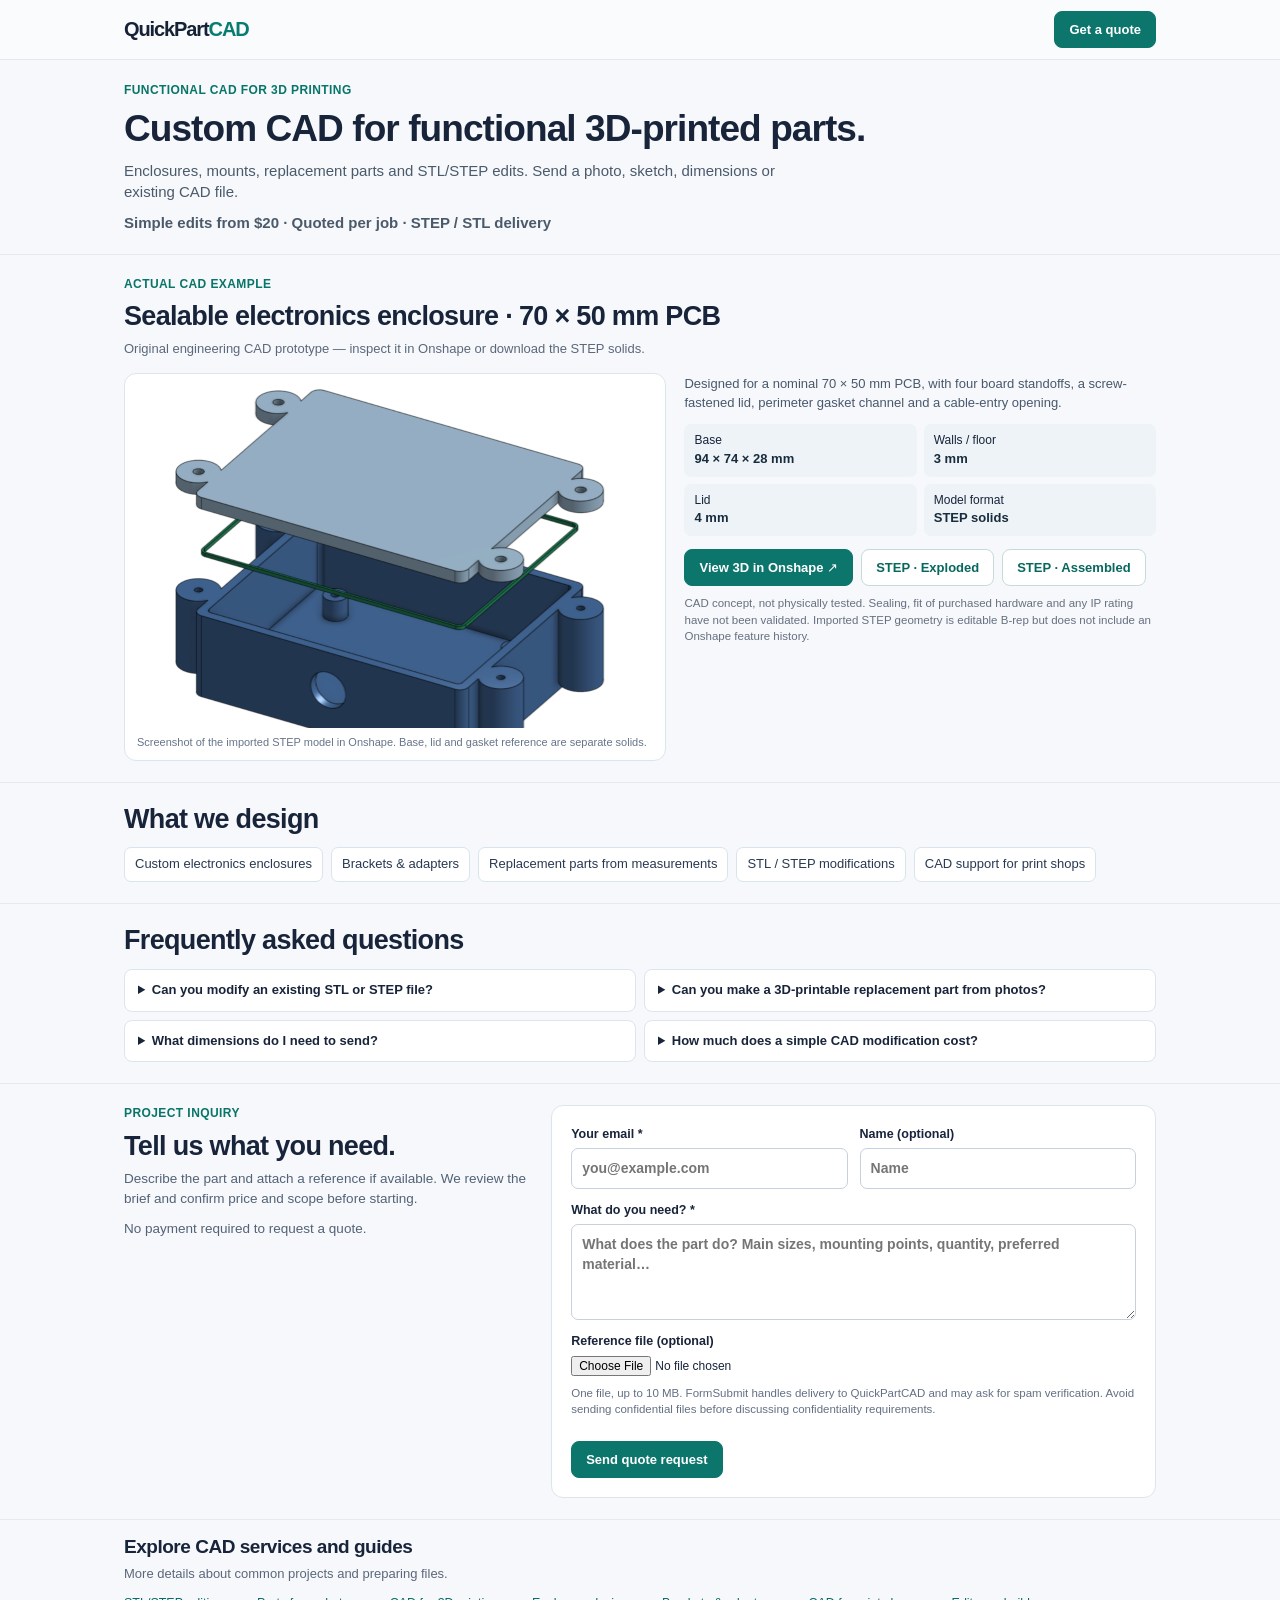
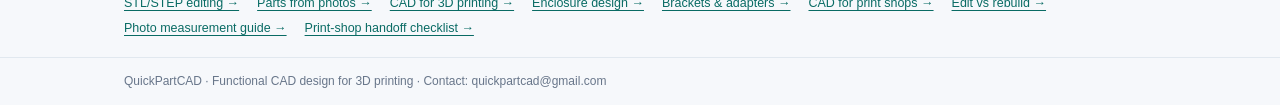
<file: index.html>
<!DOCTYPE html>

<html lang="en">
<head>
<meta charset="utf-8"/><meta content="width=device-width, initial-scale=1" name="viewport"/>
<title>QuickPartCAD — Custom CAD for 3D Printing | STEP &amp; STL</title>
<style>
:root{font-family:Inter,-apple-system,BlinkMacSystemFont,"Segoe UI",Arial,sans-serif;color:#18243a;background:#f6f8fb;font-synthesis:none}
*{box-sizing:border-box}html{scroll-behavior:smooth;scroll-padding-top:76px}body{margin:0;font-size:15px;line-height:1.45}a{color:#096b64}p{margin:0 0 11px}h1,h2,h3{line-height:1.17;letter-spacing:-.025em;margin:0}h1{font-size:clamp(26px,3vw,37px)}h2{font-size:clamp(21px,2.25vw,27px)}h3{font-size:17px}small,.small{font-size:12.5px;color:#536277}
.wrap{max-width:1080px;margin:auto;padding:0 24px}
header{position:sticky;top:0;background:#f9fbfdf5;border-bottom:1px solid #e1e8ef;z-index:10;backdrop-filter:blur(8px)}
nav{height:59px;display:flex;align-items:center;justify-content:space-between;gap:16px}.logo{font-size:20px;font-weight:850;letter-spacing:-.055em;color:#162337;text-decoration:none}.logo span{color:#087c71}.navlinks{display:flex;gap:16px;align-items:center}.navlinks a:not(.button){font-size:13px;text-decoration:none;color:#38475c}
.button{display:inline-flex;align-items:center;justify-content:center;border-radius:8px;padding:9px 14px;text-decoration:none;font-size:13px;font-weight:750;border:1px solid #0c766d;background:#0c766d;color:white;line-height:1.2;min-height:37px;white-space:normal;cursor:pointer}
.button:hover{background:#085b55;color:white}.button.outline{background:#fff;color:#08675f;border-color:#c6dbd8}.button.outline:hover{background:#eef9f7}
.hero{padding:27px 0 24px}.hero-layout{display:grid;grid-template-columns:1fr;gap:0;align-items:center}.eyebrow{color:#087568;font-size:12px;font-weight:800;letter-spacing:.035em;text-transform:uppercase;margin-bottom:8px}.hero p{max-width:670px;margin:9px 0 0;color:#4b5a6b;font-size:15px}.offer{font-weight:600;font-size:13px;color:#506278}.hero .offer{margin-top:9px}.hero-action{display:flex;align-items:center;gap:10px;flex-wrap:wrap}
section{padding:21px 0;border-top:1px solid #e6eaf0}section h2{margin-bottom:7px}.section-desc{color:#5b687a;margin-bottom:14px;font-size:13px}
.project{display:grid;grid-template-columns:1.07fr .93fr;gap:18px;align-items:start}.visual{background:#fff;border:1px solid #dce5ed;border-radius:12px;padding:9px}.visual img{display:block;width:100%;height:auto;border-radius:7px;max-height:345px;object-fit:contain}.visual figcaption{color:#667489;font-size:11px;margin:7px 3px 0}
.project-details{padding-top:2px}.project-details p{font-size:13px;color:#49586c}.facts{display:grid;grid-template-columns:1fr 1fr;gap:7px;margin:12px 0}.fact{background:#edf3f6;border-radius:7px;padding:8px 10px;font-size:12px}.fact strong{display:block;font-size:13px;color:#192c3d}.actions{display:flex;gap:8px;flex-wrap:wrap;margin:13px 0 9px}.project-notice{font-size:11.5px!important;color:#667080!important}
.services{display:flex;flex-wrap:wrap;gap:8px;margin-top:12px}.pill{background:white;border:1px solid #dae4ed;padding:7px 10px;border-radius:7px;color:#283951;font-size:13px}
.request-layout{display:grid;grid-template-columns:.8fr 1.2fr;gap:24px;align-items:start}.request-intro p{font-size:13.5px;color:#536276}.contact{background:#fff;border:1px solid #dce5ed;border-radius:12px;padding:19px}.fields{display:grid;grid-template-columns:1fr 1fr;gap:12px}.contact label{display:block;font-size:12.5px;font-weight:700}.contact input:not([type=file]),.contact textarea{font:inherit;font-size:14px;display:block;width:100%;border:1px solid #c5d1dd;border-radius:7px;padding:9px 10px;margin-top:5px;background:#fff;color:#18243a}.contact textarea{resize:vertical;min-height:96px}.form-row{margin-top:12px}.contact input[type=file]{display:block;font-size:12px;margin-top:6px;max-width:100%}.contact button{margin-top:13px}.notice{color:#637084;font-size:11.5px;line-height:1.4;margin-top:9px}.error{font-size:12px;color:#aa2431;margin-top:7px}
footer{padding:15px 0;color:#68768a;border-top:1px solid #e1e8ef;font-size:12px}
@media(max-width:720px){.wrap{padding:0 16px}.hero-layout,.project,.request-layout{grid-template-columns:1fr}.hero{padding:22px 0}.hero-action{justify-content:start}.navlinks{gap:8px}.navlinks a:not(.button){display:none}section{padding:18px 0}.fields{grid-template-columns:1fr}.facts{grid-template-columns:1fr 1fr}.visual img{max-height:none}}

/* Kept compact: expandable FAQ, purposeful links, no duplicate quote buttons. */
.faq-grid{display:grid;grid-template-columns:1fr 1fr;gap:8px;margin-top:12px}.faq-item{background:white;border:1px solid #dce5ed;border-radius:8px;padding:0 13px}.faq-item summary{cursor:pointer;padding:11px 0;font-size:13px;font-weight:700}.faq-item p{font-size:12.5px;color:#536276;margin:0 0 12px}.link-grid{display:grid;grid-template-columns:repeat(3,1fr);gap:9px;margin-top:10px}.link-card{display:block;text-decoration:none;color:#22364a;background:#fff;border:1px solid #dae4ed;border-radius:8px;padding:11px}.link-card:hover{border-color:#0c766d}.link-card strong{display:block;font-size:13px;color:#0a6c63}.link-card span{display:block;font-size:12px;color:#59687a;margin-top:5px}@media(max-width:720px){.faq-grid,.link-grid{grid-template-columns:1fr}}

/* Compact resource links, kept for discoverability without large card sections. */
.compact-links{display:flex;flex-wrap:wrap;gap:7px 18px;margin-top:10px}.compact-links a{font-size:12.5px;text-decoration:underline;text-underline-offset:3px}.hero{padding:22px 0 20px}#cad-help{padding:16px 0 19px}#cad-help h2{font-size:19px}#cad-help .section-desc{margin-bottom:5px}
</style>
<link href="https://quickpartcad.github.io/quickpartcad-site/" rel="canonical"/><link href="https://quickpartcad.github.io/quickpartcad-site/sitemap.xml" rel="sitemap" type="application/xml"/><meta content="Custom CAD design for 3D printing, STL/STEP edits, replacement parts from photos, brackets and enclosures. Small jobs from $20, priced by complexity." name="description"/><meta content="QuickPartCAD — CAD for 3D Printing | STL/STEP Edits &amp; Replacement Parts" property="og:title"/><meta content="Functional CAD for 3D printing from photos, sketches, dimensions, STL or STEP. Simple edits from $20; first small revision included." property="og:description"/><meta content="website" property="og:type"/><meta content="https://quickpartcad.github.io/quickpartcad-site/" property="og:url"/><meta content="QuickPartCAD" property="og:site_name"/><meta content="index,follow,max-image-preview:large" name="robots"/><script type="application/ld+json">
  {
    "@context": "https://schema.org",
    "@type": "ProfessionalService",
    "@id": "https://quickpartcad.github.io/quickpartcad-site/#business",
    "name": "QuickPartCAD",
    "url": "https://quickpartcad.github.io/quickpartcad-site/",
    "description": "Functional CAD design for 3D printing, including replacement parts, brackets, adapters, enclosures, mounts, STL/STEP modifications and simple mechanisms.",
    "email": "mailto:quickpartcad@gmail.com",
    "areaServed": "Worldwide",
    "serviceType": [
      "CAD design for 3D printing",
      "STL modification",
      "STEP modification",
      "Replacement part CAD",
      "3D printable enclosure design",
      "Bracket and adapter CAD design",
      "CAD support for 3D print shops"
    ],
    "priceRange": "Simple CAD edits from $20"
  }
  </script><script type="application/ld+json">{
  "@context": "https://schema.org",
  "@type": "FAQPage",
  "mainEntity": [
    {
      "@type": "Question",
      "name": "Can you modify an existing STL or STEP file?",
      "acceptedAnswer": {
        "@type": "Answer",
        "text": "Yes. Typical jobs include changing dimensions, holes, walls, clearances, mounting features, splits and other straightforward functional geometry. If an STL is too coarse or the requested change needs clean parametric geometry, QuickPartCAD may rebuild the part instead of forcing a mesh edit."
      }
    },
    {
      "@type": "Question",
      "name": "Can you make a 3D-printable replacement part from photos?",
      "acceptedAnswer": {
        "@type": "Answer",
        "text": "Yes, when the fit-critical geometry can be measured. Several clear photos plus key dimensions are enough for many brackets, covers, spacers, clips, holders and similar functional parts."
      }
    },
    {
      "@type": "Question",
      "name": "What dimensions do I need to send?",
      "acceptedAnswer": {
        "@type": "Answer",
        "text": "Start with the dimensions that control fit: hole diameters and spacing, mating sizes, overall envelope, thickness, offsets, clearances and any surface that must align with another part. QuickPartCAD will ask for missing critical dimensions if needed."
      }
    },
    {
      "@type": "Question",
      "name": "How much does a simple CAD modification cost?",
      "acceptedAnswer": {
        "@type": "Answer",
        "text": "Simple CAD edits can start from $20. The actual quote depends on the source file, geometry, missing information and whether a clean rebuild is needed."
      }
    }
  ]
}</script></head><body>
<header><div class="wrap"><nav aria-label="Primary navigation"><a class="logo" href="#top">QuickPart<span>CAD</span></a><div class="navlinks"><a class="button" href="#request">Get a quote</a></div></nav></div></header>
<main id="top">
<div class="hero"><div class="wrap hero-layout"><div><div class="eyebrow">Functional CAD for 3D printing</div><h1>Custom CAD for functional 3D-printed parts.</h1><p>Enclosures, mounts, replacement parts and STL/STEP edits. Send a photo, sketch, dimensions or existing CAD file.</p><p class="offer">Simple edits from $20 · Quoted per job · STEP / STL delivery</p></div></div></div>
<section aria-labelledby="project-title" id="project"><div class="wrap"><div class="eyebrow">Actual CAD example</div><h2 id="project-title">Sealable electronics enclosure · 70 × 50 mm PCB</h2><p class="section-desc">Original engineering CAD prototype — inspect it in Onshape or download the STEP solids.</p><div class="project"><figure class="visual" style="margin:0"><img alt="Real Onshape CAD view of a blue electronics enclosure base, raised lid and green perimeter gasket reference" loading="eager" src="portfolio/sealable-enclosure-70x50/QPC_Sealable_PREVIEW.png"/><figcaption>Screenshot of the imported STEP model in Onshape. Base, lid and gasket reference are separate solids.</figcaption></figure><div class="project-details"><p>Designed for a nominal 70 × 50 mm PCB, with four board standoffs, a screw-fastened lid, perimeter gasket channel and a cable-entry opening.</p><div class="facts"><div class="fact">Base <strong>94 × 74 × 28 mm</strong></div><div class="fact">Walls / floor <strong>3 mm</strong></div><div class="fact">Lid <strong>4 mm</strong></div><div class="fact">Model format <strong>STEP solids</strong></div></div><div class="actions"><a class="button" href="https://cad.onshape.com/documents/db6db3bec07bec6ac94da8f3/w/9c36463aca07f6b557381289/e/5dcc1addb0e8dc03335a0834" rel="noopener noreferrer" target="_blank">View 3D in Onshape ↗</a><a class="button outline" download="" href="portfolio/sealable-enclosure-70x50/QPC_Sealable_Exploded.step">STEP · Exploded</a><a class="button outline" download="" href="portfolio/sealable-enclosure-70x50/QPC_Sealable_Assembly.step">STEP · Assembled</a></div><p class="project-notice">CAD concept, not physically tested. Sealing, fit of purchased hardware and any IP rating have not been validated. Imported STEP geometry is editable B-rep but does not include an Onshape feature history.</p></div></div></div></section>
<section aria-labelledby="services-title" id="services"><div class="wrap"><h2 id="services-title">What we design</h2><div class="services"><span class="pill">Custom electronics enclosures</span><span class="pill">Brackets &amp; adapters</span><span class="pill">Replacement parts from measurements</span><span class="pill">STL / STEP modifications</span><span class="pill">CAD support for print shops</span></div></div></section>
<section id="faq"><div class="wrap"><h2>Frequently asked questions</h2><div class="faq-grid"><details class="faq-item"><summary>Can you modify an existing STL or STEP file?</summary><p>Yes. Typical jobs include changing dimensions, holes, walls, clearances, mounting features, splits and other straightforward functional geometry. If an STL is too coarse or the change needs clean parametric geometry, we may rebuild the part instead of forcing a mesh edit. <a href="stl-edit-vs-cad-rebuild-guide.html">See how we decide.</a></p></details><details class="faq-item"><summary>Can you make a 3D-printable replacement part from photos?</summary><p>Yes, when the fit-critical geometry can be measured. Several clear photos plus key dimensions are enough for many brackets, covers, spacers, clips, holders and similar functional parts. <a href="replacement-part-photo-measurement-guide.html">See the photo and measurement guide.</a></p></details><details class="faq-item"><summary>What dimensions do I need to send?</summary><p>Start with the dimensions that control fit: hole diameters and spacing, mating sizes, overall envelope, thickness, offsets, clearances and any surface that must align with another part. If a critical dimension is missing, we will ask for it before the geometry is finalized.</p></details><details class="faq-item"><summary>How much does a simple CAD modification cost?</summary><p>Simple CAD edits can start from <strong>$20</strong>. The actual quote depends on the source file, geometry, missing information and whether a clean rebuild is needed. Scope, price and turnaround are confirmed before work starts.</p></details></div></div></section><section aria-labelledby="request-title" id="request"><div class="wrap request-layout"><div class="request-intro"><div class="eyebrow">Project inquiry</div><h2 id="request-title">Tell us what you need.</h2><p>Describe the part and attach a reference if available. We review the brief and confirm price and scope before starting.</p><p class="small">No payment required to request a quote.</p></div><div class="contact"><form action="https://formsubmit.co/quickpartcad@gmail.com" enctype="multipart/form-data" id="qpcRequest" method="POST"><input name="_subject" type="hidden" value="QuickPartCAD | New CAD quote request"/><input name="_template" type="hidden" value="table"/><input aria-hidden="true" autocomplete="off" name="_honey" style="position:absolute;left:-9999px" tabindex="-1" type="text"/><div class="fields"><label>Your email *<input autocomplete="email" maxlength="254" name="email" placeholder="you@example.com" required="" type="email"/></label><label>Name (optional)<input autocomplete="name" maxlength="160" name="name" placeholder="Name"/></label></div><div class="form-row"><label>What do you need? *<textarea minlength="12" name="project_description" placeholder="What does the part do? Main sizes, mounting points, quantity, preferred material…" required="" rows="3"></textarea></label></div><div class="form-row"><label>Reference file (optional)<input accept=".png,.jpg,.jpeg,.pdf,.stl,.step,.stp,.3mf,.obj" id="attachment" name="attachment" type="file"/></label></div><p class="notice">One file, up to 10 MB. FormSubmit handles delivery to QuickPartCAD and may ask for spam verification. Avoid sending confidential files before discussing confidentiality requirements.</p><p aria-live="polite" class="error" id="formError" role="alert"></p><button class="button" type="submit">Send quote request</button></form></div></div></section><section id="cad-help"><div class="wrap"><h2>Explore CAD services and guides</h2><p class="section-desc">More details about common projects and preparing files.</p><div class="compact-links"><a href="stl-step-modification-service.html">STL/STEP editing →</a><a href="replacement-part-from-photo.html">Parts from photos →</a><a href="cad-design-for-3d-printing.html">CAD for 3D printing →</a><a href="custom-enclosure-for-fdm-printing.html">Enclosure design →</a><a href="bracket-adapter-cad-design.html">Brackets &amp; adapters →</a><a href="cad-support-for-3d-print-shops.html">CAD for print shops →</a><a href="stl-edit-vs-cad-rebuild-guide.html">Edit vs rebuild →</a><a href="replacement-part-photo-measurement-guide.html">Photo measurement guide →</a><a href="cad-handoff-checklist-for-3d-print-shops.html">Print-shop handoff checklist →</a></div></div></section>
</main><footer><div class="wrap">QuickPartCAD · Functional CAD design for 3D printing · Contact: quickpartcad@gmail.com</div></footer>
<script>
(function(){const form=document.getElementById('qpcRequest'),file=document.getElementById('attachment'),error=document.getElementById('formError');form.addEventListener('submit',function(e){error.textContent='';if(location.protocol==='file:'){e.preventDefault();error.textContent='This local file is only for layout preview. Submit the form from https://quickpartcad.github.io/quickpartcad-site/';return;}if(file.files.length&&file.files[0].size>10*1024*1024){e.preventDefault();error.textContent='Please select a file smaller than 10 MB.';}})})();
</script>
</body></html>
</file>
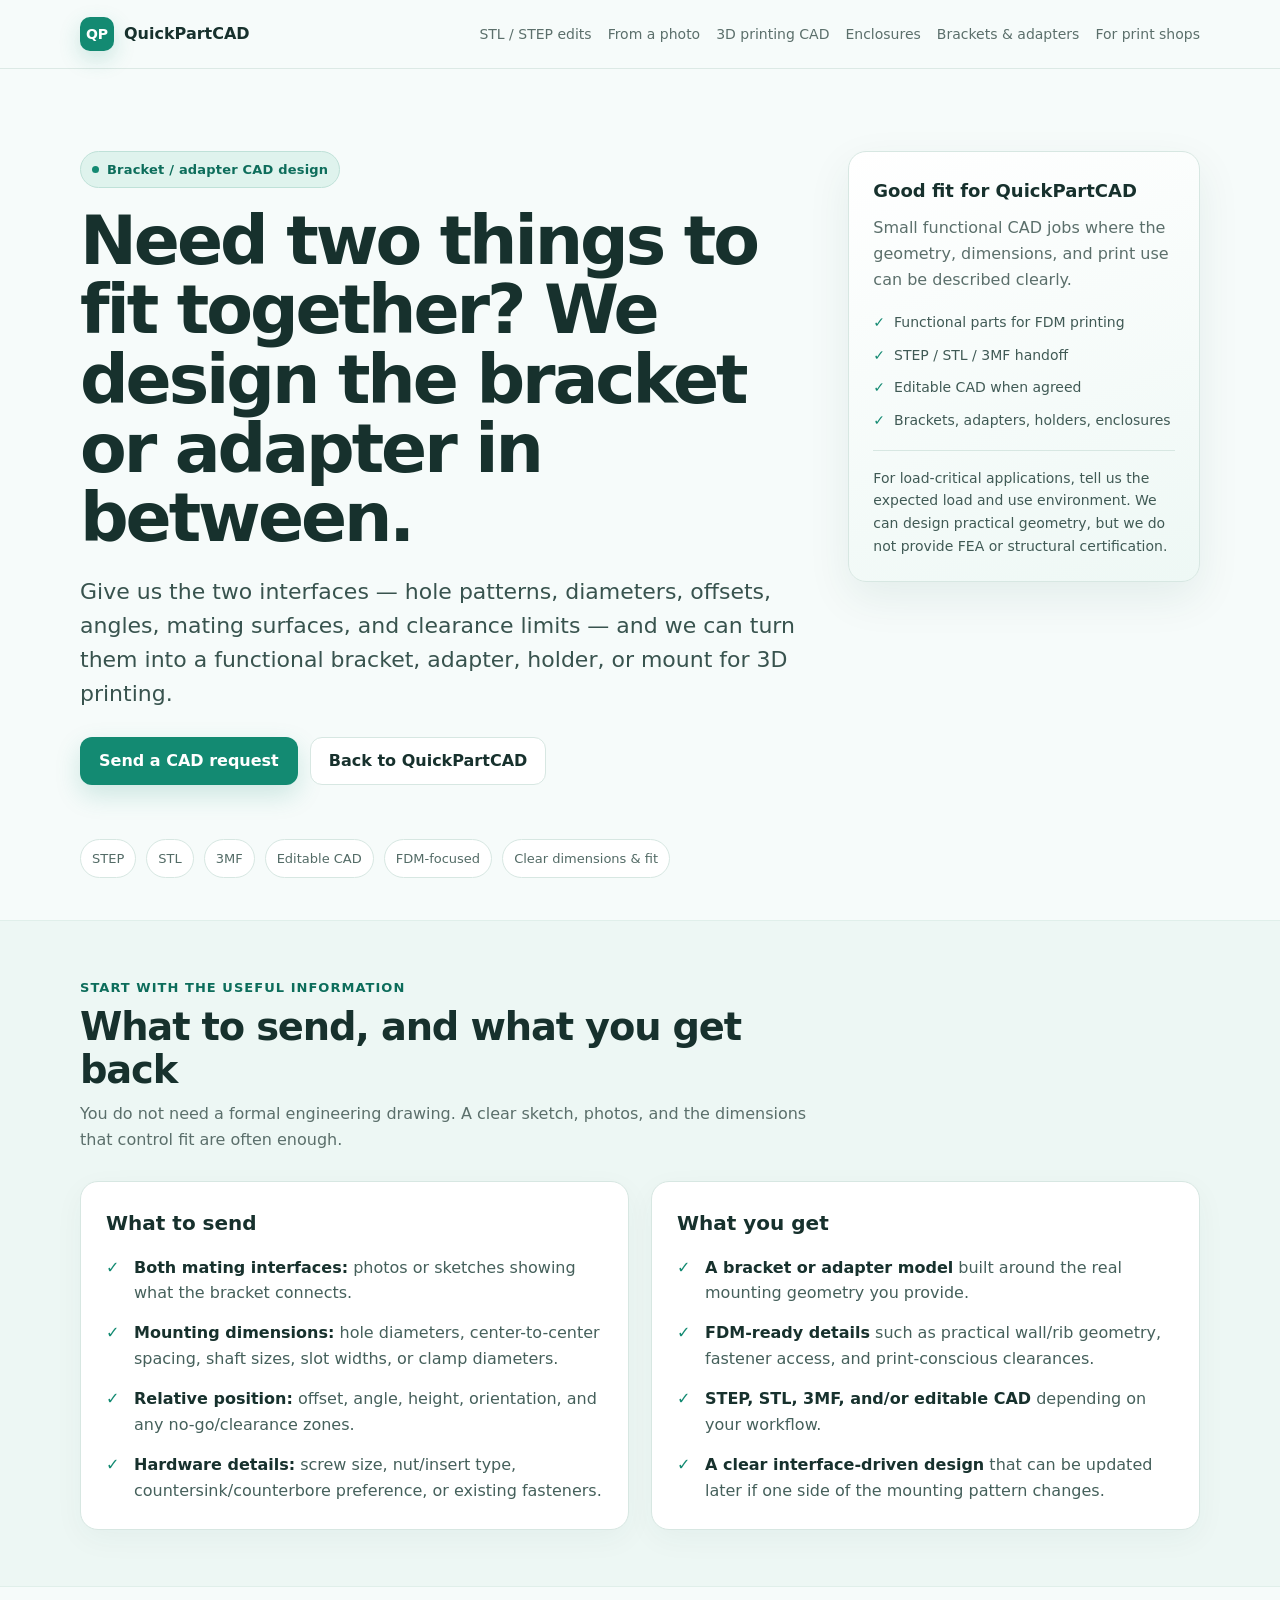
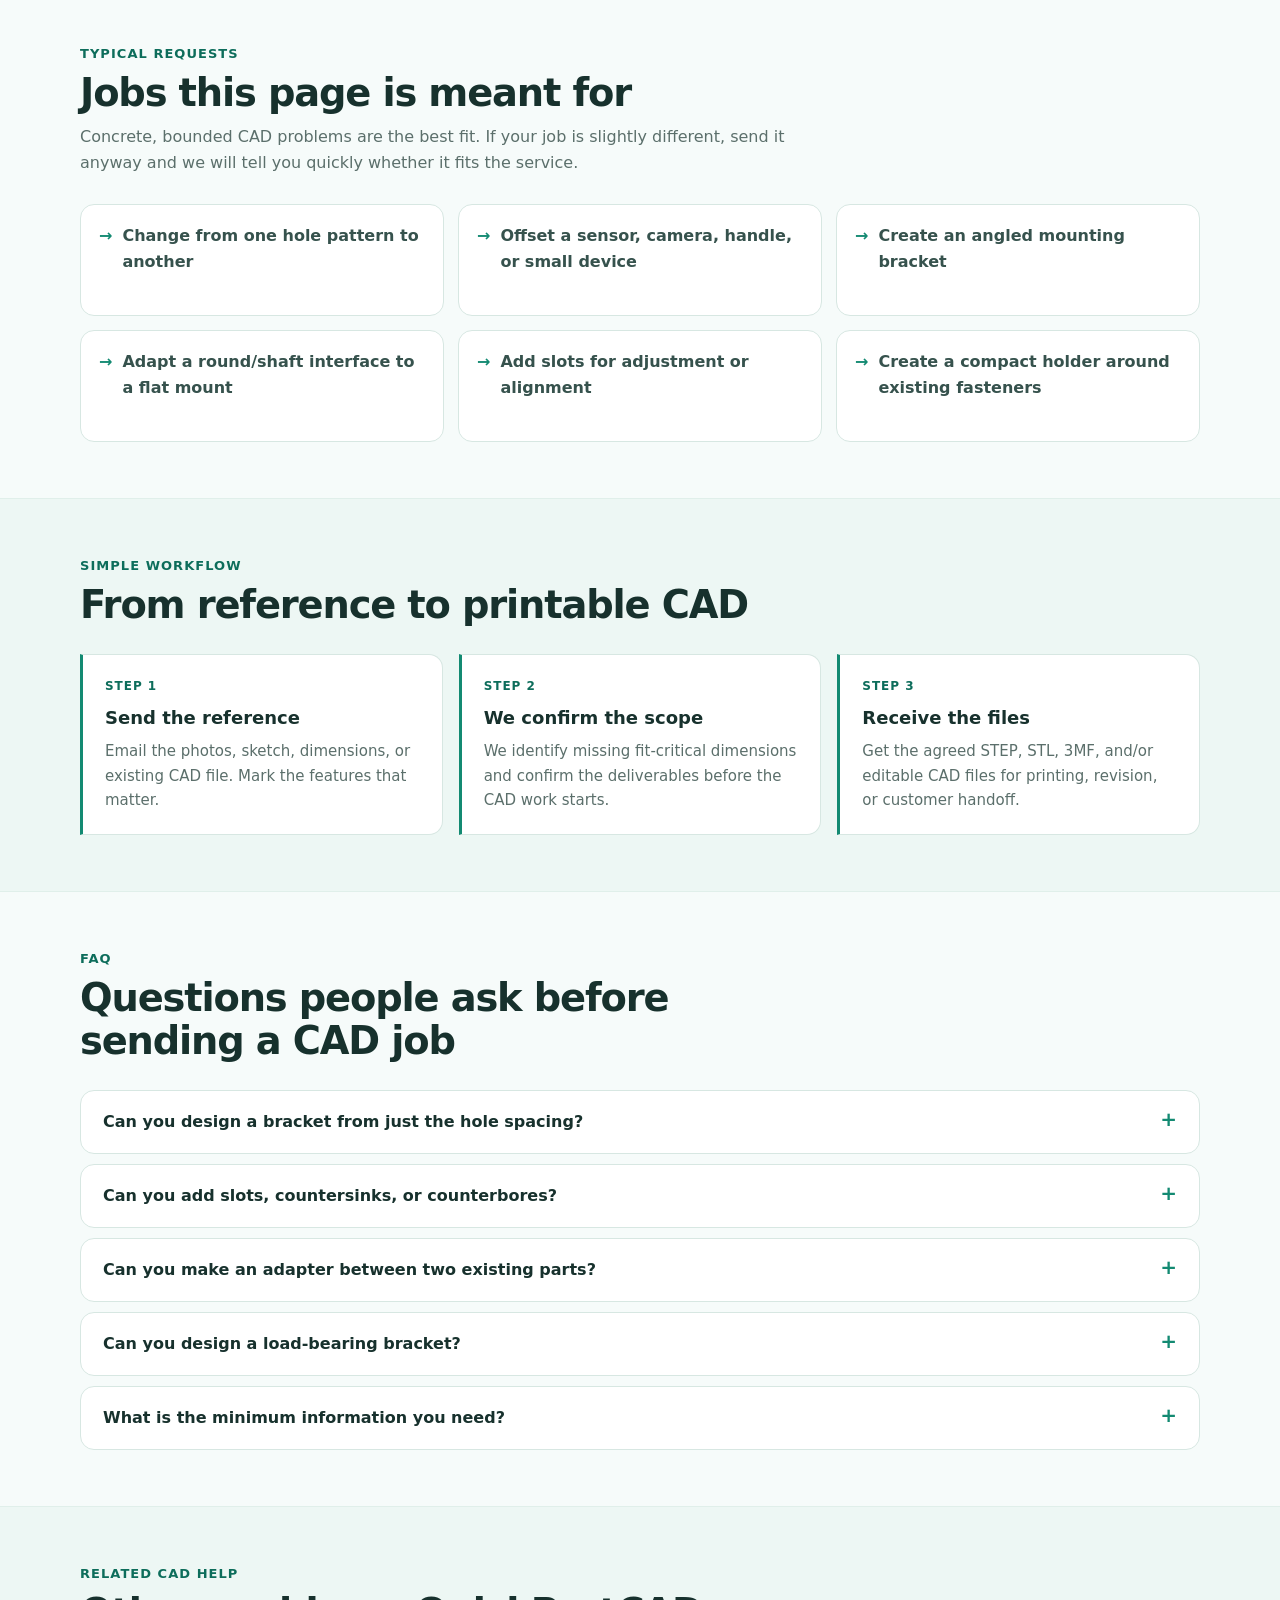
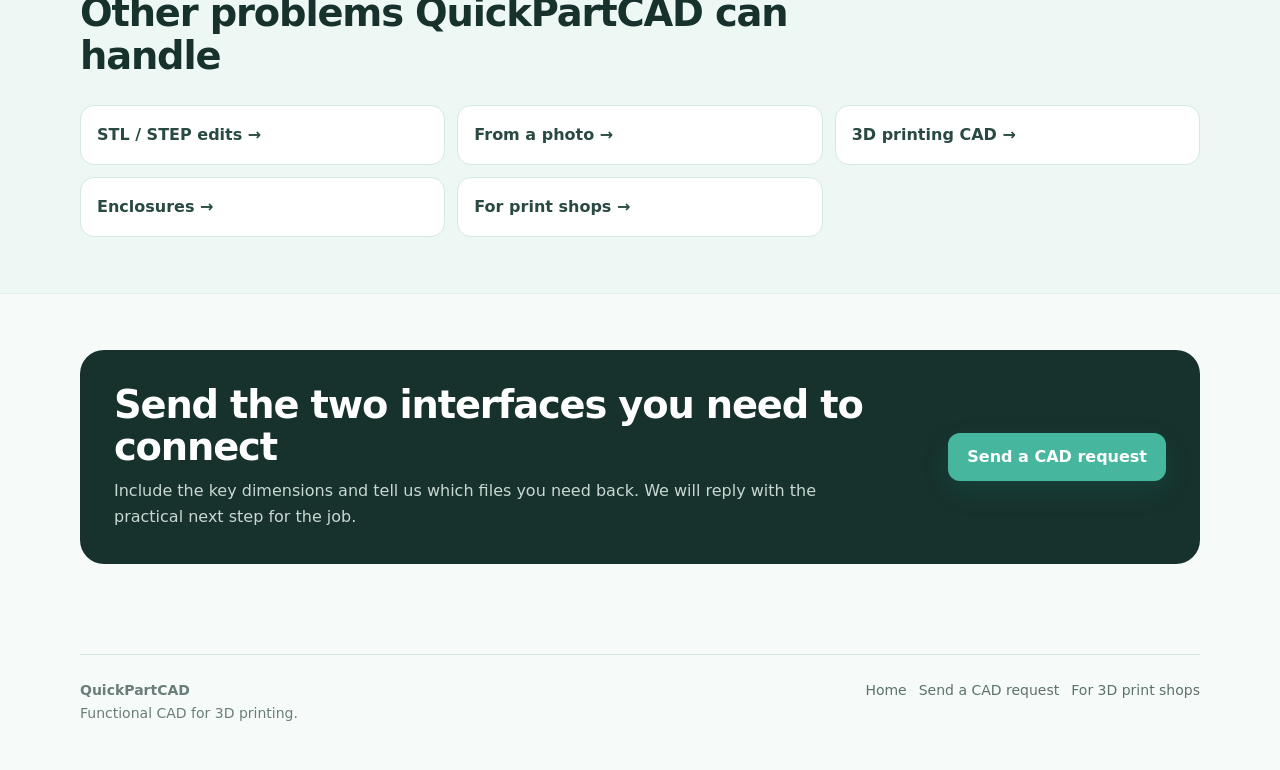
<file: bracket-adapter-cad-design.html>
<!DOCTYPE html>

<html lang="en">
<head>
<meta charset="utf-8"/>
<meta content="width=device-width,initial-scale=1" name="viewport"/>
<title>Bracket &amp; Adapter CAD Design for 3D Printing | QuickPartCAD</title>
<meta content="Need a custom bracket or adapter to connect two existing parts? QuickPartCAD designs functional FDM-ready mounting geometry from hole patterns, offsets, angles and interface dimensions." name="description"/>
<meta content="index,follow,max-image-preview:large,max-snippet:-1,max-video-preview:-1" name="robots"/>
<link href="https://quickpartcad.github.io/quickpartcad-site/bracket-adapter-cad-design.html" rel="canonical"/>
<meta content="website" property="og:type"/>
<meta content="QuickPartCAD" property="og:site_name"/>
<meta content="Bracket &amp; Adapter CAD Design for 3D Printing | QuickPartCAD" property="og:title"/>
<meta content="Need a custom bracket or adapter to connect two existing parts? QuickPartCAD designs functional FDM-ready mounting geometry from hole patterns, offsets, angles and interface dimensions." property="og:description"/>
<meta content="https://quickpartcad.github.io/quickpartcad-site/bracket-adapter-cad-design.html" property="og:url"/>
<meta content="summary" name="twitter:card"/>
<link href="problem-pages.css" rel="stylesheet"/>
<script type="application/ld+json">{"@context":"https://schema.org","@graph":[{"@type":"Organization","@id":"https://quickpartcad.github.io/quickpartcad-site/#organization","name":"QuickPartCAD","url":"https://quickpartcad.github.io/quickpartcad-site/","email":"quickpartcad@gmail.com","description":"Focused CAD service for functional parts and 3D printing."},{"@type":"Service","@id":"https://quickpartcad.github.io/quickpartcad-site/bracket-adapter-cad-design.html#service","name":"Bracket / adapter CAD design","url":"https://quickpartcad.github.io/quickpartcad-site/bracket-adapter-cad-design.html","provider":{"@id":"https://quickpartcad.github.io/quickpartcad-site/#organization"},"serviceType":"Bracket / adapter CAD design","description":"Give us the two interfaces — hole patterns, diameters, offsets, angles, mating surfaces, and clearance limits — and we can turn them into a functional bracket, adapter, holder, or mount for 3D printing."},{"@type":"WebPage","@id":"https://quickpartcad.github.io/quickpartcad-site/bracket-adapter-cad-design.html#webpage","url":"https://quickpartcad.github.io/quickpartcad-site/bracket-adapter-cad-design.html","name":"Bracket & Adapter CAD Design for 3D Printing | QuickPartCAD","description":"Need a custom bracket or adapter to connect two existing parts? QuickPartCAD designs functional FDM-ready mounting geometry from hole patterns, offsets, angles and interface dimensions.","isPartOf":{"@id":"https://quickpartcad.github.io/quickpartcad-site/"},"about":{"@id":"https://quickpartcad.github.io/quickpartcad-site/bracket-adapter-cad-design.html#service"},"dateModified":"2026-10-06"},{"@type":"FAQPage","@id":"https://quickpartcad.github.io/quickpartcad-site/bracket-adapter-cad-design.html#faq","mainEntity":[{"@type":"Question","name":"Can you design a bracket from just the hole spacing?","acceptedAnswer":{"@type":"Answer","text":"Sometimes, but the best result includes the full interface: hole size, spacing, part envelope, offset/angle, available clearance, and the fasteners you plan to use."}},{"@type":"Question","name":"Can you add slots, countersinks, or counterbores?","acceptedAnswer":{"@type":"Answer","text":"Yes. Provide the screw or hardware size and the adjustment range or head dimensions you need."}},{"@type":"Question","name":"Can you make an adapter between two existing parts?","acceptedAnswer":{"@type":"Answer","text":"Yes. This is a typical job. Send the dimensions of both mating sides and how you want them positioned relative to each other."}},{"@type":"Question","name":"Can you design a load-bearing bracket?","acceptedAnswer":{"@type":"Answer","text":"We can model functional bracket geometry based on the load and constraints you provide, but QuickPartCAD does not provide FEA, certification, or a guarantee for safety-critical structural use."}},{"@type":"Question","name":"What is the minimum information you need?","acceptedAnswer":{"@type":"Answer","text":"A simple sketch plus the mounting dimensions on both sides is often enough to start. Photos are useful for checking surrounding clearance and assembly access."}}]}]}</script>
</head>
<body>
<header class="site-header">
<div class="wrap header-row">
<a aria-label="QuickPartCAD home" class="brand" href="./"><span class="brand-mark">QP</span><span>QuickPartCAD</span></a>
<nav aria-label="CAD services" class="top-nav"><a href="stl-step-modification-service.html">STL / STEP edits</a><a href="replacement-part-from-photo.html">From a photo</a><a href="cad-design-for-3d-printing.html">3D printing CAD</a><a href="custom-enclosure-for-fdm-printing.html">Enclosures</a><a href="bracket-adapter-cad-design.html">Brackets &amp; adapters</a><a href="cad-support-for-3d-print-shops.html">For print shops</a></nav>
</div>
</header>
<main>
<section class="hero">
<div class="wrap hero-grid">
<div>
<div class="eyebrow">Bracket / adapter CAD design</div>
<h1>Need two things to fit together? We design the bracket or adapter in between.</h1>
<p class="lead">Give us the two interfaces — hole patterns, diameters, offsets, angles, mating surfaces, and clearance limits — and we can turn them into a functional bracket, adapter, holder, or mount for 3D printing.</p>
<div class="hero-actions">
<a class="btn btn-primary" href="index.html#request">Send a CAD request</a>
<a class="btn btn-secondary" href="./">Back to QuickPartCAD</a>
</div>
</div>
<aside aria-label="Quick scope" class="hero-card">
<h2>Good fit for QuickPartCAD</h2>
<p>Small functional CAD jobs where the geometry, dimensions, and print use can be described clearly.</p>
<ul class="mini-list"><li>Functional parts for FDM printing</li><li>STEP / STL / 3MF handoff</li><li>Editable CAD when agreed</li><li>Brackets, adapters, holders, enclosures</li></ul>
<div class="price-note">For load-critical applications, tell us the expected load and use environment. We can design practical geometry, but we do not provide FEA or structural certification.</div>
</aside>
</div>
</section>
<div class="trust-strip"><div class="wrap trust-row"><span class="pill">STEP</span><span class="pill">STL</span><span class="pill">3MF</span><span class="pill">Editable CAD</span><span class="pill">FDM-focused</span><span class="pill">Clear dimensions &amp; fit</span></div></div>
<section class="section-soft">
<div class="wrap">
<div class="section-head"><div class="kicker">Start with the useful information</div><h2>What to send, and what you get back</h2><p>You do not need a formal engineering drawing. A clear sketch, photos, and the dimensions that control fit are often enough.</p></div>
<div class="two-col">
<article class="card"><h3>What to send</h3><ul class="check-list"><li><strong>Both mating interfaces:</strong> photos or sketches showing what the bracket connects.</li>
<li><strong>Mounting dimensions:</strong> hole diameters, center-to-center spacing, shaft sizes, slot widths, or clamp diameters.</li>
<li><strong>Relative position:</strong> offset, angle, height, orientation, and any no-go/clearance zones.</li>
<li><strong>Hardware details:</strong> screw size, nut/insert type, countersink/counterbore preference, or existing fasteners.</li></ul></article>
<article class="card"><h3>What you get</h3><ul class="check-list"><li><strong>A bracket or adapter model</strong> built around the real mounting geometry you provide.</li>
<li><strong>FDM-ready details</strong> such as practical wall/rib geometry, fastener access, and print-conscious clearances.</li>
<li><strong>STEP, STL, 3MF, and/or editable CAD</strong> depending on your workflow.</li>
<li><strong>A clear interface-driven design</strong> that can be updated later if one side of the mounting pattern changes.</li></ul></article>
</div>
</div>
</section>
<section>
<div class="wrap">
<div class="section-head"><div class="kicker">Typical requests</div><h2>Jobs this page is meant for</h2><p>Concrete, bounded CAD problems are the best fit. If your job is slightly different, send it anyway and we will tell you quickly whether it fits the service.</p></div>
<div class="case-grid"><div class="case">Change from one hole pattern to another</div>
<div class="case">Offset a sensor, camera, handle, or small device</div>
<div class="case">Create an angled mounting bracket</div>
<div class="case">Adapt a round/shaft interface to a flat mount</div>
<div class="case">Add slots for adjustment or alignment</div>
<div class="case">Create a compact holder around existing fasteners</div></div>
</div>
</section>
<section class="section-soft">
<div class="wrap">
<div class="section-head"><div class="kicker">Simple workflow</div><h2>From reference to printable CAD</h2></div>
<div class="steps">
<article class="step"><b>Step 1</b><h3>Send the reference</h3><p>Email the photos, sketch, dimensions, or existing CAD file. Mark the features that matter.</p></article>
<article class="step"><b>Step 2</b><h3>We confirm the scope</h3><p>We identify missing fit-critical dimensions and confirm the deliverables before the CAD work starts.</p></article>
<article class="step"><b>Step 3</b><h3>Receive the files</h3><p>Get the agreed STEP, STL, 3MF, and/or editable CAD files for printing, revision, or customer handoff.</p></article>
</div>
</div>
</section>
<section>
<div class="wrap">
<div class="section-head"><div class="kicker">FAQ</div><h2>Questions people ask before sending a CAD job</h2></div>
<div class="faq"><details><summary>Can you design a bracket from just the hole spacing?</summary><p>Sometimes, but the best result includes the full interface: hole size, spacing, part envelope, offset/angle, available clearance, and the fasteners you plan to use.</p></details>
<details><summary>Can you add slots, countersinks, or counterbores?</summary><p>Yes. Provide the screw or hardware size and the adjustment range or head dimensions you need.</p></details>
<details><summary>Can you make an adapter between two existing parts?</summary><p>Yes. This is a typical job. Send the dimensions of both mating sides and how you want them positioned relative to each other.</p></details>
<details><summary>Can you design a load-bearing bracket?</summary><p>We can model functional bracket geometry based on the load and constraints you provide, but QuickPartCAD does not provide FEA, certification, or a guarantee for safety-critical structural use.</p></details>
<details><summary>What is the minimum information you need?</summary><p>A simple sketch plus the mounting dimensions on both sides is often enough to start. Photos are useful for checking surrounding clearance and assembly access.</p></details></div>
</div>
</section>
<section class="section-soft">
<div class="wrap">
<div class="section-head"><div class="kicker">Related CAD help</div><h2>Other problems QuickPartCAD can handle</h2></div>
<div class="related"><a href="stl-step-modification-service.html">STL / STEP edits<span aria-hidden="true"> →</span></a><a href="replacement-part-from-photo.html">From a photo<span aria-hidden="true"> →</span></a><a href="cad-design-for-3d-printing.html">3D printing CAD<span aria-hidden="true"> →</span></a><a href="custom-enclosure-for-fdm-printing.html">Enclosures<span aria-hidden="true"> →</span></a><a href="cad-support-for-3d-print-shops.html">For print shops<span aria-hidden="true"> →</span></a></div>
</div>
</section>
<section>
<div class="wrap">
<div class="cta-panel">
<div><h2>Send the two interfaces you need to connect</h2><p>Include the key dimensions and tell us which files you need back. We will reply with the practical next step for the job.</p></div>
<a class="btn btn-primary" href="index.html#request">Send a CAD request</a>
</div>
</div>
</section>
</main>
<footer class="site-footer">
<div class="wrap footer-row"><div><strong>QuickPartCAD</strong><br/>Functional CAD for 3D printing.</div><div class="footer-links"><a href="./">Home</a><a href="index.html#request">Send a CAD request</a><a href="cad-support-for-3d-print-shops.html">For 3D print shops</a></div></div>
</footer>
</body>
</html>
</file>
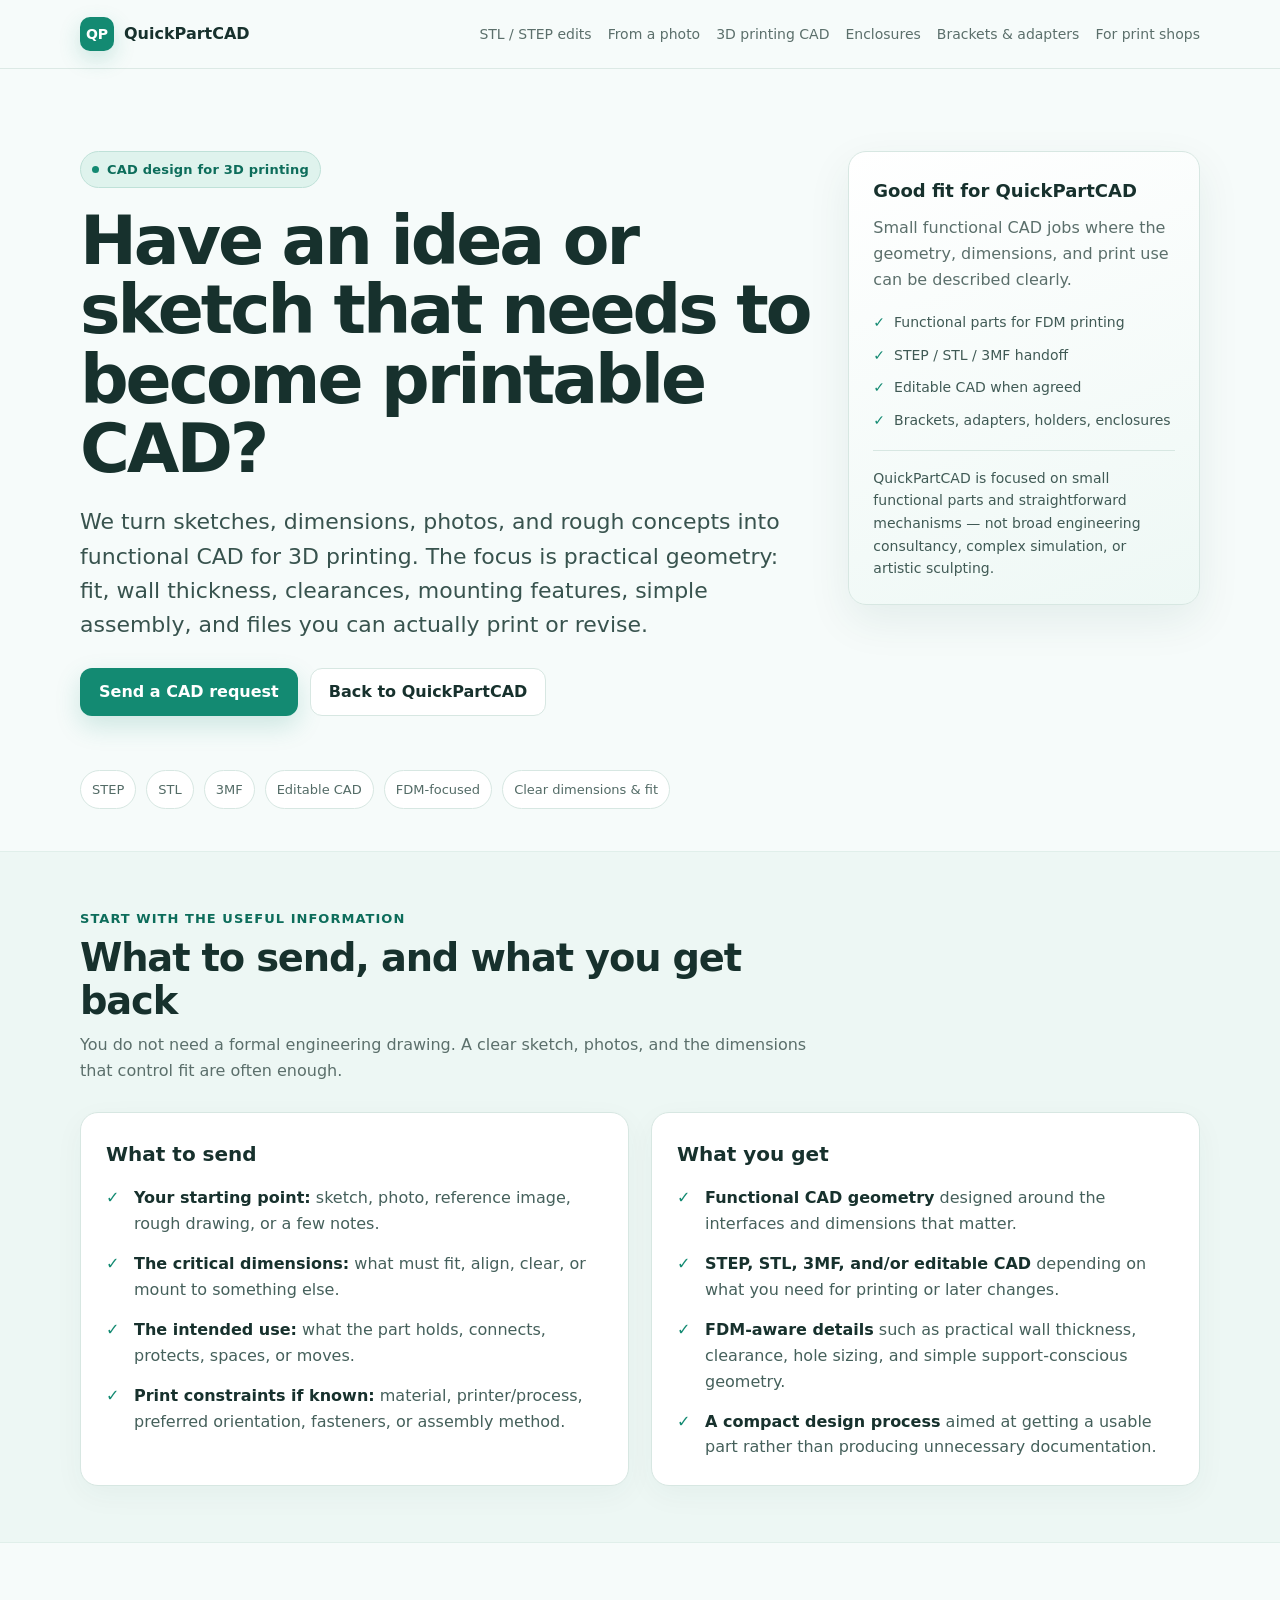
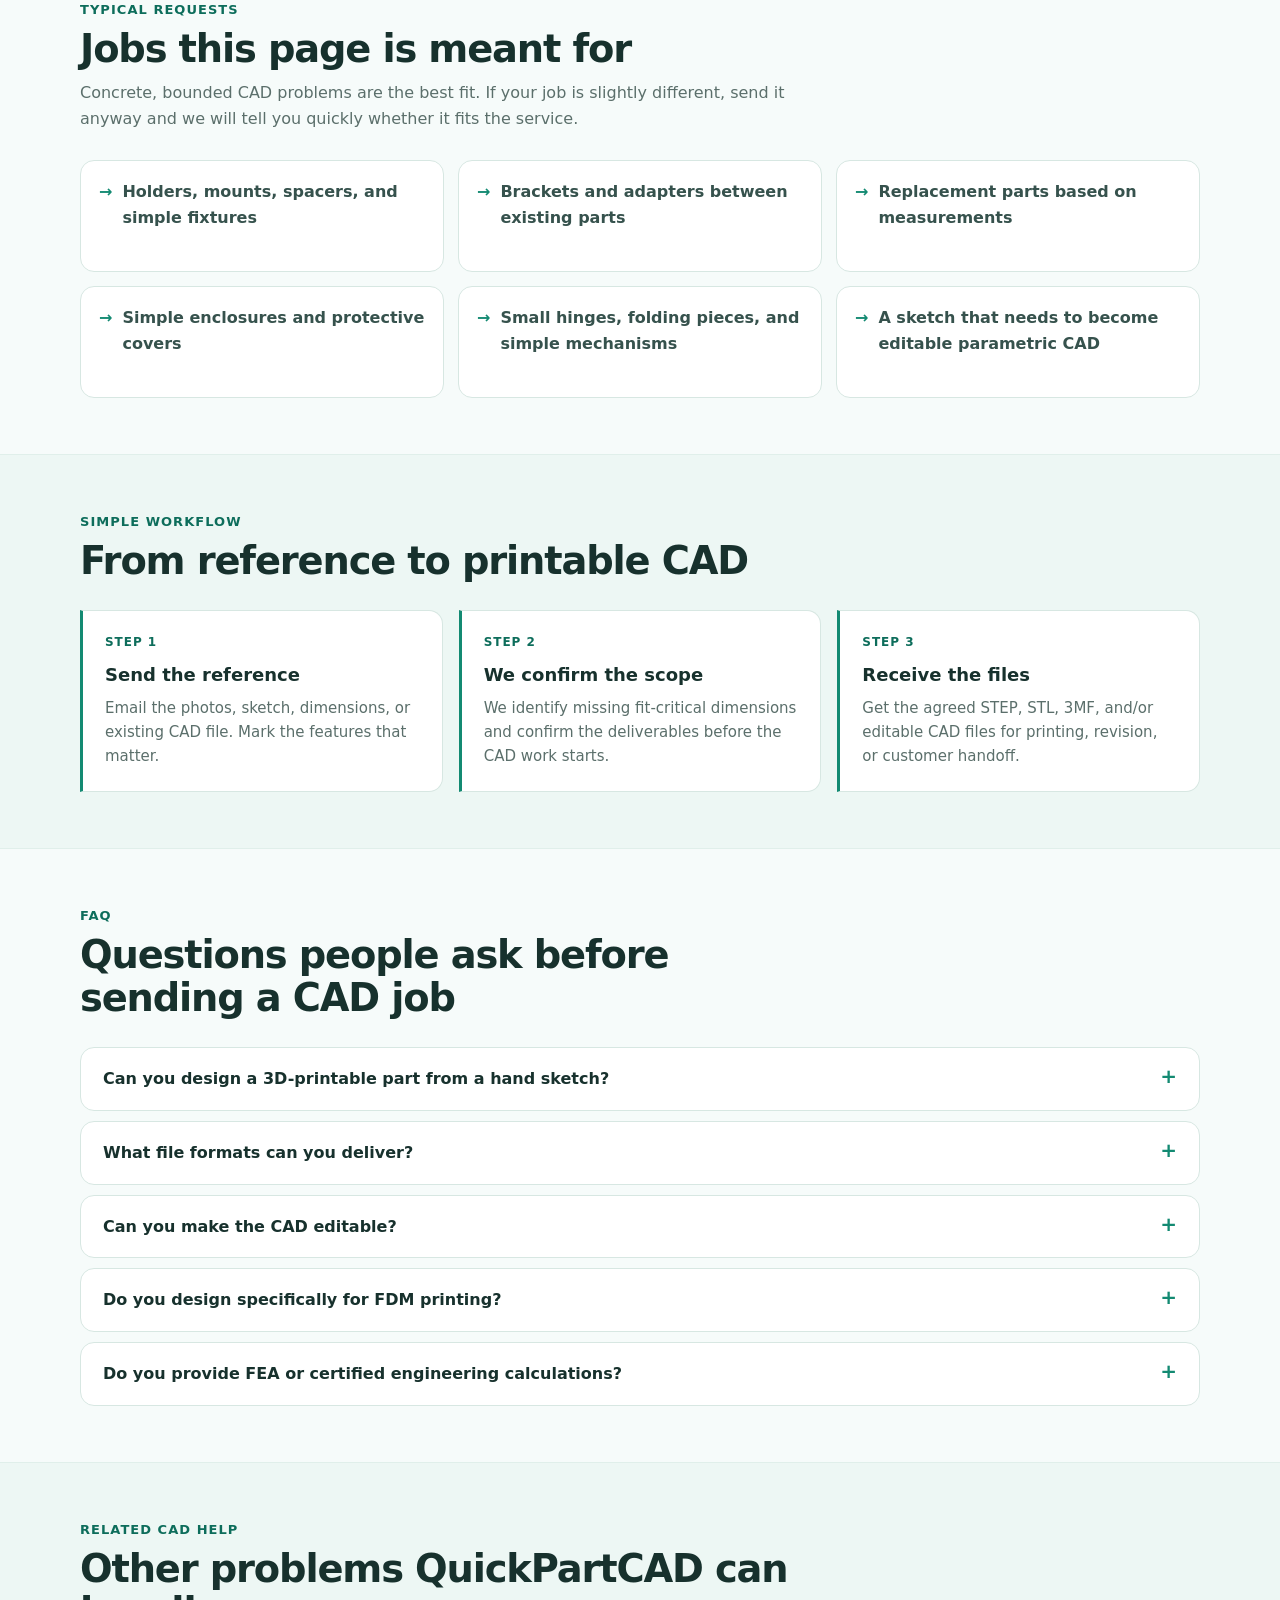
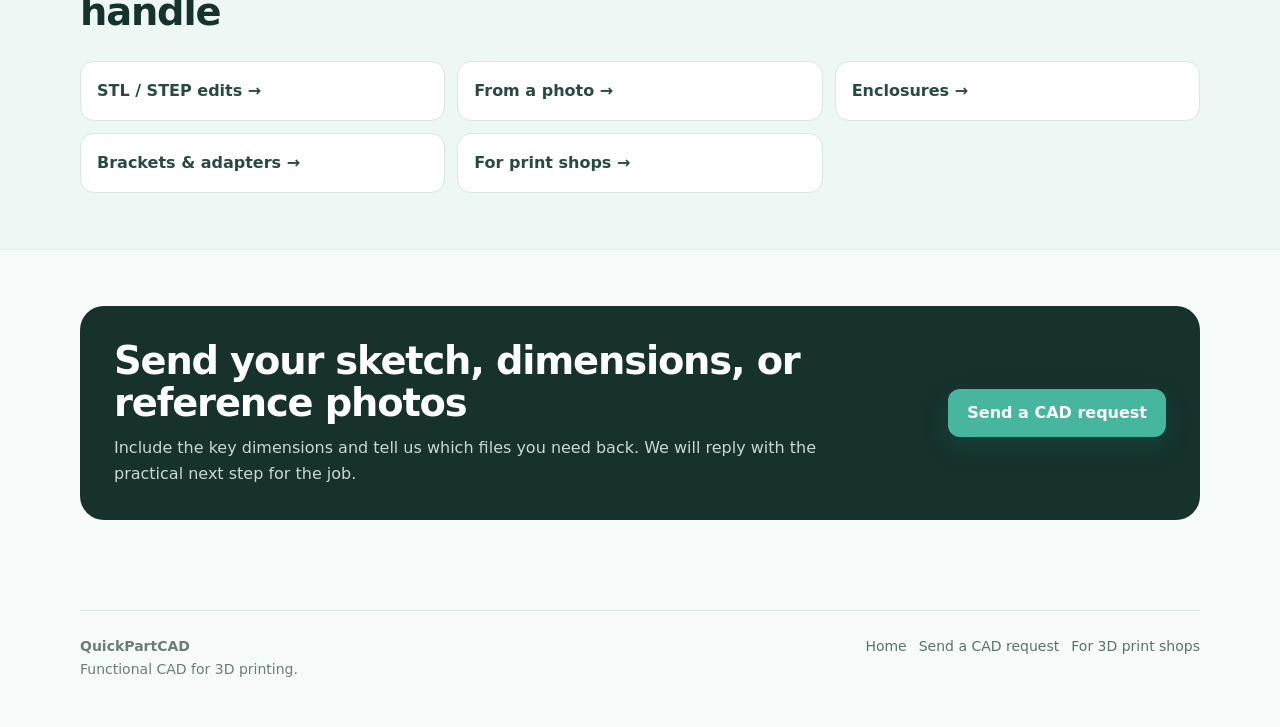
<file: cad-design-for-3d-printing.html>
<!DOCTYPE html>

<html lang="en">
<head>
<meta charset="utf-8"/>
<meta content="width=device-width,initial-scale=1" name="viewport"/>
<title>CAD Design for 3D Printing | Functional FDM Parts | QuickPartCAD</title>
<meta content="Turn a sketch, dimensions or idea into functional CAD for FDM 3D printing. QuickPartCAD designs brackets, adapters, holders, replacement parts and simple mechanisms with STEP, STL, 3MF or editable CAD delivery." name="description"/>
<meta content="index,follow,max-image-preview:large,max-snippet:-1,max-video-preview:-1" name="robots"/>
<link href="https://quickpartcad.github.io/quickpartcad-site/cad-design-for-3d-printing.html" rel="canonical"/>
<meta content="website" property="og:type"/>
<meta content="QuickPartCAD" property="og:site_name"/>
<meta content="CAD Design for 3D Printing | Functional FDM Parts | QuickPartCAD" property="og:title"/>
<meta content="Turn a sketch, dimensions or idea into functional CAD for FDM 3D printing. QuickPartCAD designs brackets, adapters, holders, replacement parts and simple mechanisms with STEP, STL, 3MF or editable CAD delivery." property="og:description"/>
<meta content="https://quickpartcad.github.io/quickpartcad-site/cad-design-for-3d-printing.html" property="og:url"/>
<meta content="summary" name="twitter:card"/>
<link href="problem-pages.css" rel="stylesheet"/>
<script type="application/ld+json">{"@context":"https://schema.org","@graph":[{"@type":"Organization","@id":"https://quickpartcad.github.io/quickpartcad-site/#organization","name":"QuickPartCAD","url":"https://quickpartcad.github.io/quickpartcad-site/","email":"quickpartcad@gmail.com","description":"Focused CAD service for functional parts and 3D printing."},{"@type":"Service","@id":"https://quickpartcad.github.io/quickpartcad-site/cad-design-for-3d-printing.html#service","name":"CAD design for 3D printing","url":"https://quickpartcad.github.io/quickpartcad-site/cad-design-for-3d-printing.html","provider":{"@id":"https://quickpartcad.github.io/quickpartcad-site/#organization"},"serviceType":"CAD design for 3D printing","description":"We turn sketches, dimensions, photos, and rough concepts into functional CAD for 3D printing. The focus is practical geometry: fit, wall thickness, clearances, mounting features, simple assembly, and files you can actually print or revise."},{"@type":"WebPage","@id":"https://quickpartcad.github.io/quickpartcad-site/cad-design-for-3d-printing.html#webpage","url":"https://quickpartcad.github.io/quickpartcad-site/cad-design-for-3d-printing.html","name":"CAD Design for 3D Printing | Functional FDM Parts | QuickPartCAD","description":"Turn a sketch, dimensions or idea into functional CAD for FDM 3D printing. QuickPartCAD designs brackets, adapters, holders, replacement parts and simple mechanisms with STEP, STL, 3MF or editable CAD delivery.","isPartOf":{"@id":"https://quickpartcad.github.io/quickpartcad-site/"},"about":{"@id":"https://quickpartcad.github.io/quickpartcad-site/cad-design-for-3d-printing.html#service"},"dateModified":"2026-10-06"},{"@type":"FAQPage","@id":"https://quickpartcad.github.io/quickpartcad-site/cad-design-for-3d-printing.html#faq","mainEntity":[{"@type":"Question","name":"Can you design a 3D-printable part from a hand sketch?","acceptedAnswer":{"@type":"Answer","text":"Yes. A hand sketch is a good starting point if it shows the overall intent. Add dimensions for the features that must fit or align with real hardware."}},{"@type":"Question","name":"What file formats can you deliver?","acceptedAnswer":{"@type":"Answer","text":"Typical deliverables are STEP, STL, 3MF, and editable CAD when agreed. The exact set depends on whether you need only a print file or also future editability."}},{"@type":"Question","name":"Can you make the CAD editable?","acceptedAnswer":{"@type":"Answer","text":"Yes, for projects where editable CAD is part of the scope. Tell us which CAD workflow you plan to use so we can choose a practical handoff."}},{"@type":"Question","name":"Do you design specifically for FDM printing?","acceptedAnswer":{"@type":"Answer","text":"Yes. We consider practical FDM issues such as wall thickness, assembly clearance, hole behavior, orientation, and simple overhang/support implications."}},{"@type":"Question","name":"Do you provide FEA or certified engineering calculations?","acceptedAnswer":{"@type":"Answer","text":"No. QuickPartCAD is a focused CAD service for functional parts and 3D printing. Load-critical or regulated designs that require formal analysis or certification should be reviewed by the appropriate engineer."}}]}]}</script>
</head>
<body>
<header class="site-header">
<div class="wrap header-row">
<a aria-label="QuickPartCAD home" class="brand" href="./"><span class="brand-mark">QP</span><span>QuickPartCAD</span></a>
<nav aria-label="CAD services" class="top-nav"><a href="stl-step-modification-service.html">STL / STEP edits</a><a href="replacement-part-from-photo.html">From a photo</a><a href="cad-design-for-3d-printing.html">3D printing CAD</a><a href="custom-enclosure-for-fdm-printing.html">Enclosures</a><a href="bracket-adapter-cad-design.html">Brackets &amp; adapters</a><a href="cad-support-for-3d-print-shops.html">For print shops</a></nav>
</div>
</header>
<main>
<section class="hero">
<div class="wrap hero-grid">
<div>
<div class="eyebrow">CAD design for 3D printing</div>
<h1>Have an idea or sketch that needs to become printable CAD?</h1>
<p class="lead">We turn sketches, dimensions, photos, and rough concepts into functional CAD for 3D printing. The focus is practical geometry: fit, wall thickness, clearances, mounting features, simple assembly, and files you can actually print or revise.</p>
<div class="hero-actions">
<a class="btn btn-primary" href="index.html#request">Send a CAD request</a>
<a class="btn btn-secondary" href="./">Back to QuickPartCAD</a>
</div>
</div>
<aside aria-label="Quick scope" class="hero-card">
<h2>Good fit for QuickPartCAD</h2>
<p>Small functional CAD jobs where the geometry, dimensions, and print use can be described clearly.</p>
<ul class="mini-list"><li>Functional parts for FDM printing</li><li>STEP / STL / 3MF handoff</li><li>Editable CAD when agreed</li><li>Brackets, adapters, holders, enclosures</li></ul>
<div class="price-note">QuickPartCAD is focused on small functional parts and straightforward mechanisms — not broad engineering consultancy, complex simulation, or artistic sculpting.</div>
</aside>
</div>
</section>
<div class="trust-strip"><div class="wrap trust-row"><span class="pill">STEP</span><span class="pill">STL</span><span class="pill">3MF</span><span class="pill">Editable CAD</span><span class="pill">FDM-focused</span><span class="pill">Clear dimensions &amp; fit</span></div></div>
<section class="section-soft">
<div class="wrap">
<div class="section-head"><div class="kicker">Start with the useful information</div><h2>What to send, and what you get back</h2><p>You do not need a formal engineering drawing. A clear sketch, photos, and the dimensions that control fit are often enough.</p></div>
<div class="two-col">
<article class="card"><h3>What to send</h3><ul class="check-list"><li><strong>Your starting point:</strong> sketch, photo, reference image, rough drawing, or a few notes.</li>
<li><strong>The critical dimensions:</strong> what must fit, align, clear, or mount to something else.</li>
<li><strong>The intended use:</strong> what the part holds, connects, protects, spaces, or moves.</li>
<li><strong>Print constraints if known:</strong> material, printer/process, preferred orientation, fasteners, or assembly method.</li></ul></article>
<article class="card"><h3>What you get</h3><ul class="check-list"><li><strong>Functional CAD geometry</strong> designed around the interfaces and dimensions that matter.</li>
<li><strong>STEP, STL, 3MF, and/or editable CAD</strong> depending on what you need for printing or later changes.</li>
<li><strong>FDM-aware details</strong> such as practical wall thickness, clearance, hole sizing, and simple support-conscious geometry.</li>
<li><strong>A compact design process</strong> aimed at getting a usable part rather than producing unnecessary documentation.</li></ul></article>
</div>
</div>
</section>
<section>
<div class="wrap">
<div class="section-head"><div class="kicker">Typical requests</div><h2>Jobs this page is meant for</h2><p>Concrete, bounded CAD problems are the best fit. If your job is slightly different, send it anyway and we will tell you quickly whether it fits the service.</p></div>
<div class="case-grid"><div class="case">Holders, mounts, spacers, and simple fixtures</div>
<div class="case">Brackets and adapters between existing parts</div>
<div class="case">Replacement parts based on measurements</div>
<div class="case">Simple enclosures and protective covers</div>
<div class="case">Small hinges, folding pieces, and simple mechanisms</div>
<div class="case">A sketch that needs to become editable parametric CAD</div></div>
</div>
</section>
<section class="section-soft">
<div class="wrap">
<div class="section-head"><div class="kicker">Simple workflow</div><h2>From reference to printable CAD</h2></div>
<div class="steps">
<article class="step"><b>Step 1</b><h3>Send the reference</h3><p>Email the photos, sketch, dimensions, or existing CAD file. Mark the features that matter.</p></article>
<article class="step"><b>Step 2</b><h3>We confirm the scope</h3><p>We identify missing fit-critical dimensions and confirm the deliverables before the CAD work starts.</p></article>
<article class="step"><b>Step 3</b><h3>Receive the files</h3><p>Get the agreed STEP, STL, 3MF, and/or editable CAD files for printing, revision, or customer handoff.</p></article>
</div>
</div>
</section>
<section>
<div class="wrap">
<div class="section-head"><div class="kicker">FAQ</div><h2>Questions people ask before sending a CAD job</h2></div>
<div class="faq"><details><summary>Can you design a 3D-printable part from a hand sketch?</summary><p>Yes. A hand sketch is a good starting point if it shows the overall intent. Add dimensions for the features that must fit or align with real hardware.</p></details>
<details><summary>What file formats can you deliver?</summary><p>Typical deliverables are STEP, STL, 3MF, and editable CAD when agreed. The exact set depends on whether you need only a print file or also future editability.</p></details>
<details><summary>Can you make the CAD editable?</summary><p>Yes, for projects where editable CAD is part of the scope. Tell us which CAD workflow you plan to use so we can choose a practical handoff.</p></details>
<details><summary>Do you design specifically for FDM printing?</summary><p>Yes. We consider practical FDM issues such as wall thickness, assembly clearance, hole behavior, orientation, and simple overhang/support implications.</p></details>
<details><summary>Do you provide FEA or certified engineering calculations?</summary><p>No. QuickPartCAD is a focused CAD service for functional parts and 3D printing. Load-critical or regulated designs that require formal analysis or certification should be reviewed by the appropriate engineer.</p></details></div>
</div>
</section>
<section class="section-soft">
<div class="wrap">
<div class="section-head"><div class="kicker">Related CAD help</div><h2>Other problems QuickPartCAD can handle</h2></div>
<div class="related"><a href="stl-step-modification-service.html">STL / STEP edits<span aria-hidden="true"> →</span></a><a href="replacement-part-from-photo.html">From a photo<span aria-hidden="true"> →</span></a><a href="custom-enclosure-for-fdm-printing.html">Enclosures<span aria-hidden="true"> →</span></a><a href="bracket-adapter-cad-design.html">Brackets &amp; adapters<span aria-hidden="true"> →</span></a><a href="cad-support-for-3d-print-shops.html">For print shops<span aria-hidden="true"> →</span></a></div>
</div>
</section>
<section>
<div class="wrap">
<div class="cta-panel">
<div><h2>Send your sketch, dimensions, or reference photos</h2><p>Include the key dimensions and tell us which files you need back. We will reply with the practical next step for the job.</p></div>
<a class="btn btn-primary" href="index.html#request">Send a CAD request</a>
</div>
</div>
</section>
</main>
<footer class="site-footer">
<div class="wrap footer-row"><div><strong>QuickPartCAD</strong><br/>Functional CAD for 3D printing.</div><div class="footer-links"><a href="./">Home</a><a href="index.html#request">Send a CAD request</a><a href="cad-support-for-3d-print-shops.html">For 3D print shops</a></div></div>
</footer>
</body>
</html>
</file>
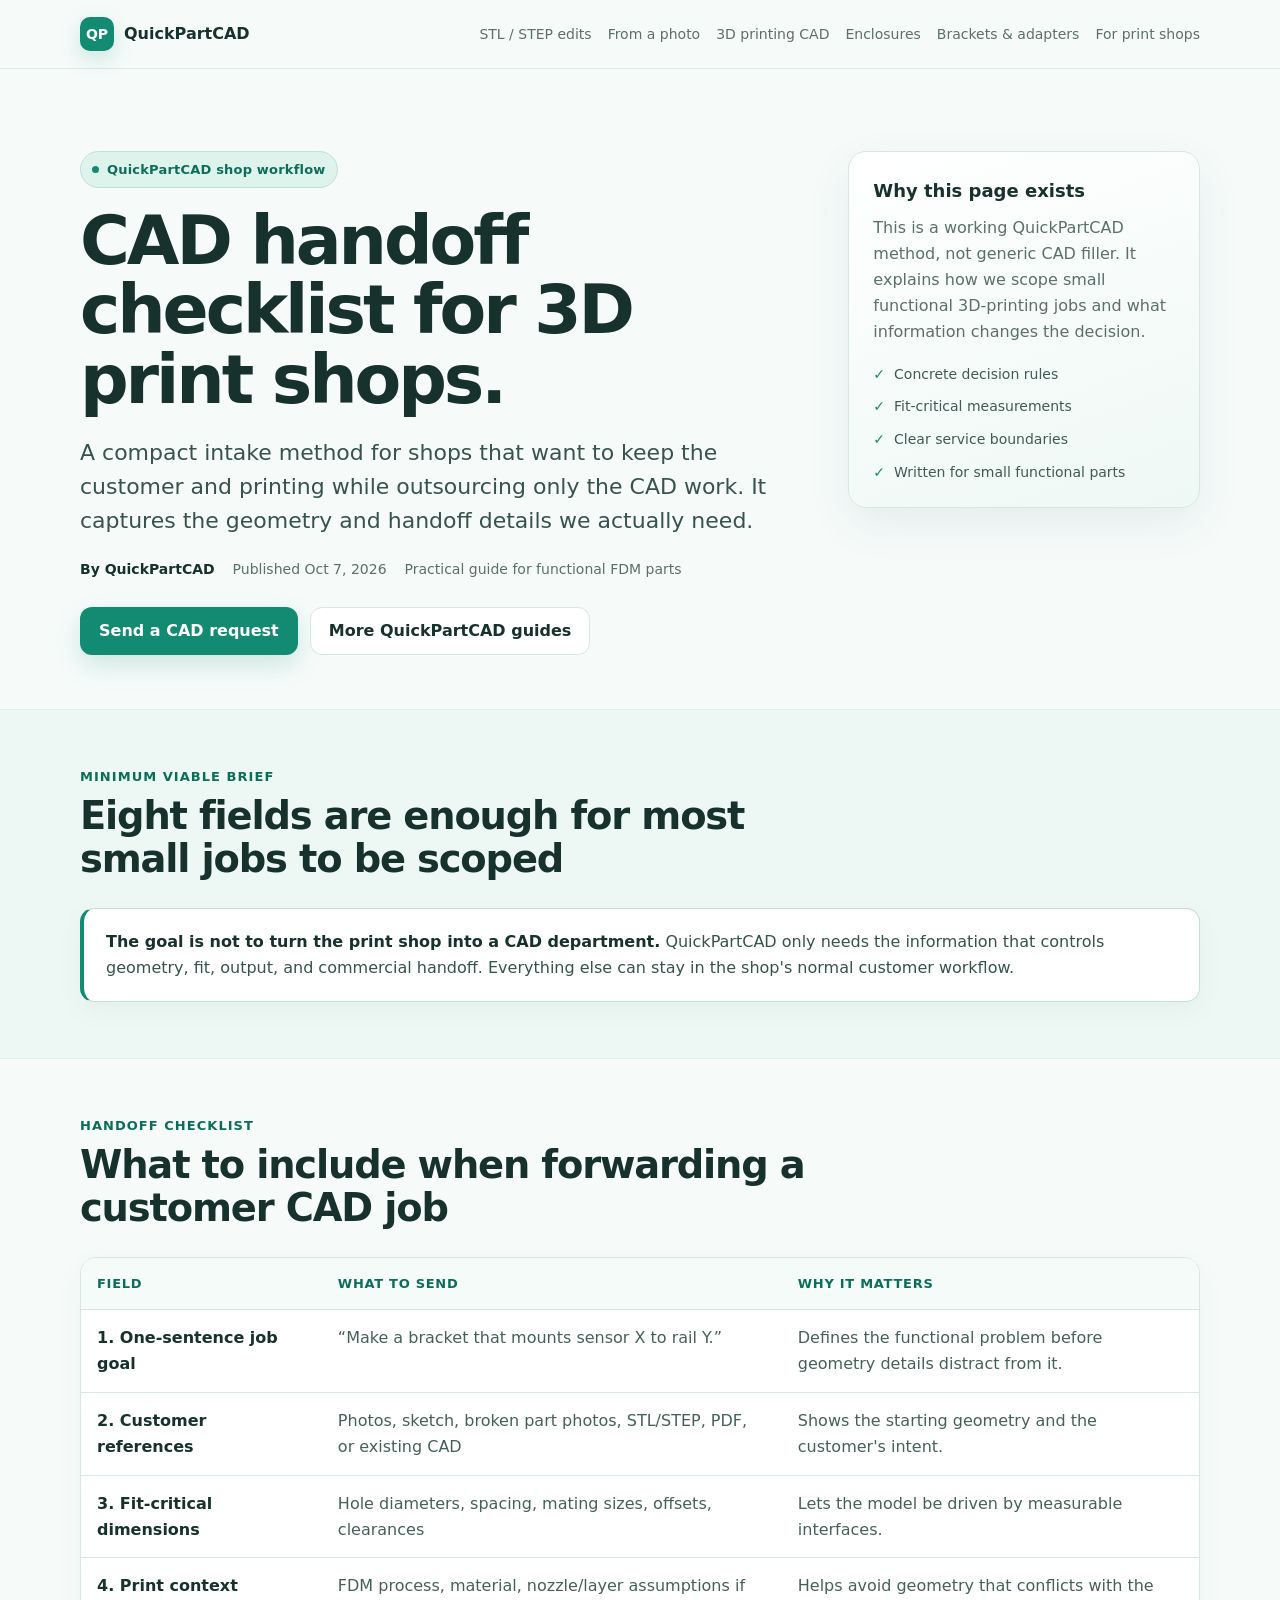
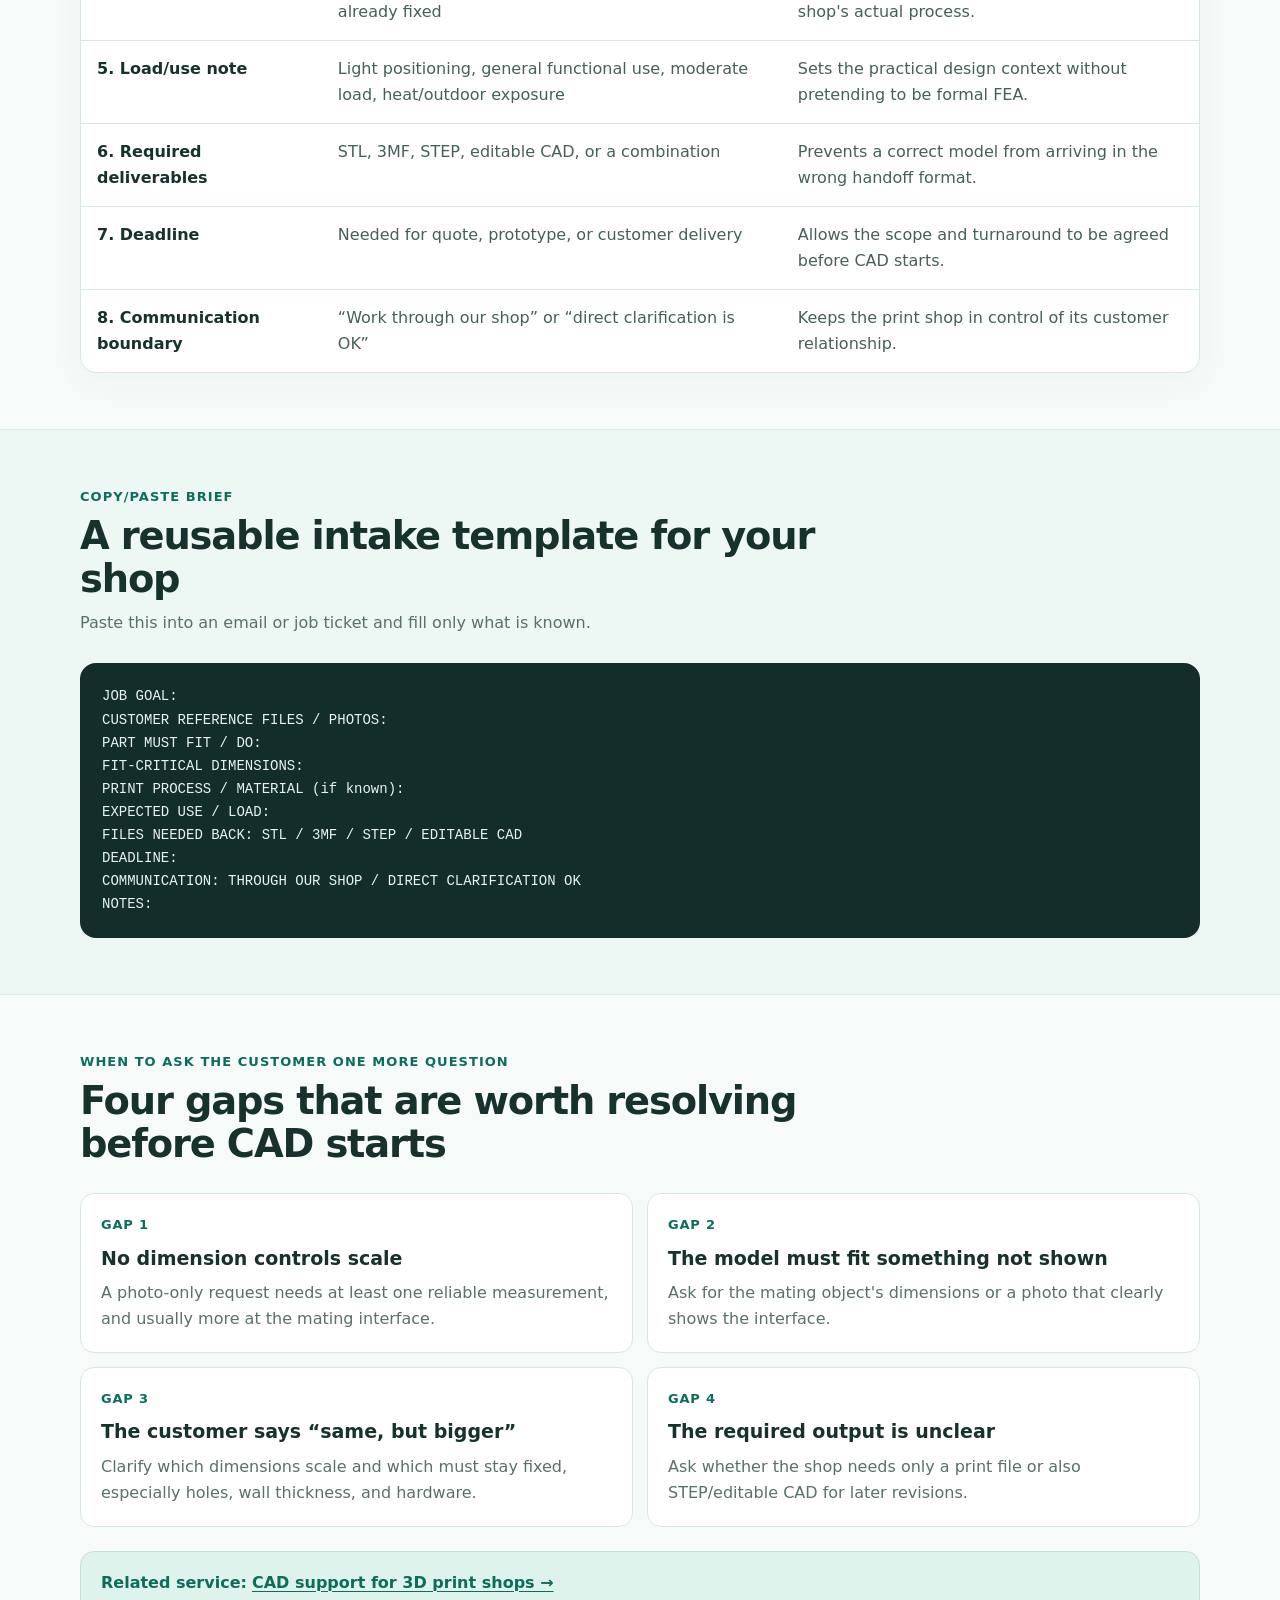
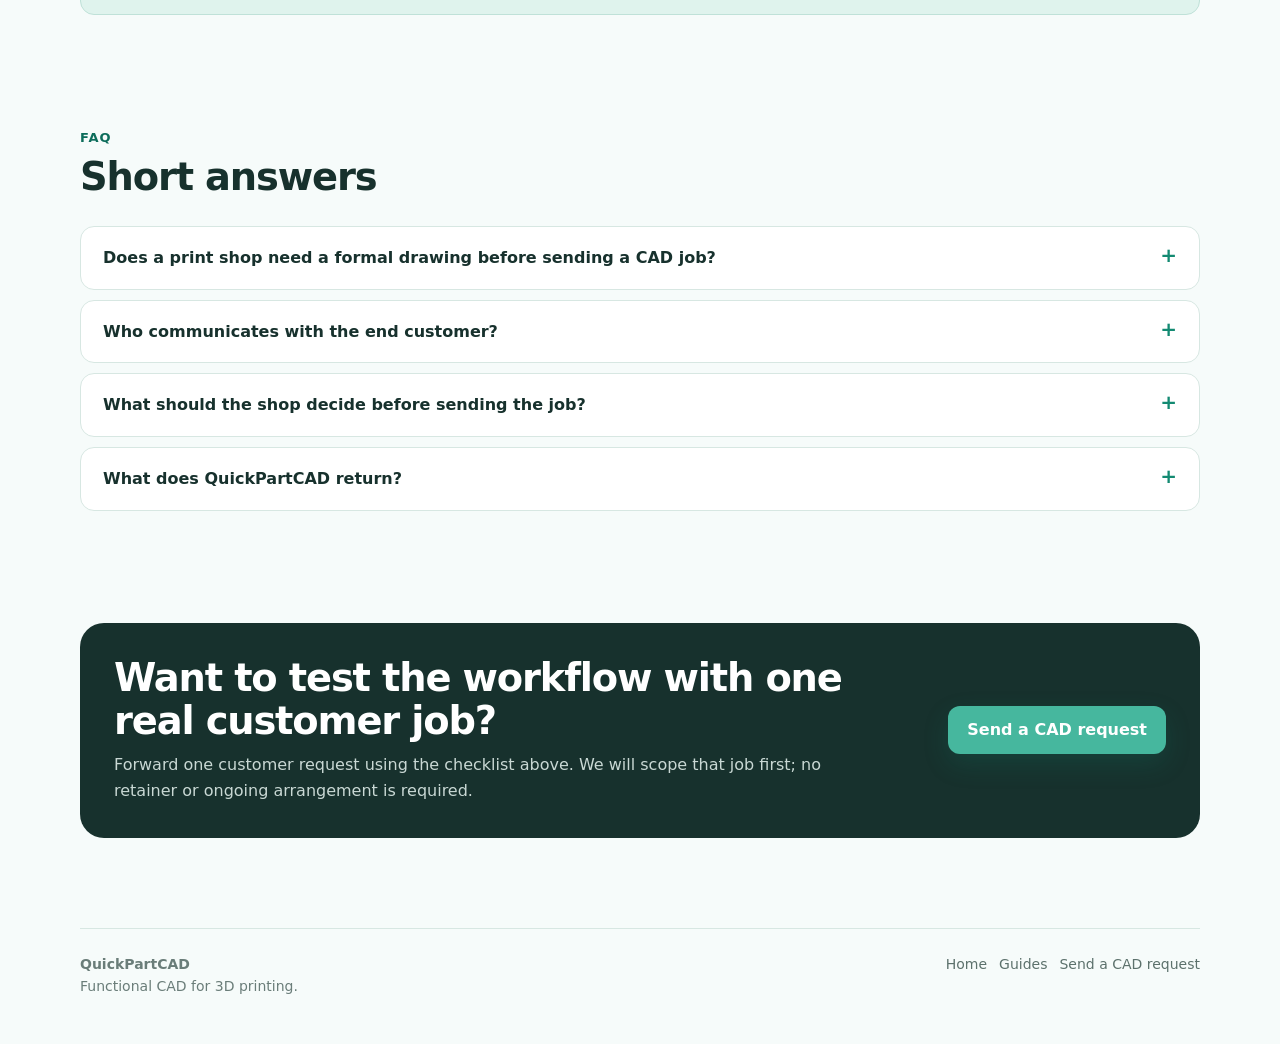
<file: cad-handoff-checklist-for-3d-print-shops.html>
<!DOCTYPE html>

<html lang="en">
<head>
<meta charset="utf-8"/>
<meta content="width=device-width,initial-scale=1" name="viewport"/>
<title>CAD Handoff Checklist for 3D Print Shops | QuickPartCAD</title>
<meta content="A reusable QuickPartCAD intake checklist for 3D print shops outsourcing small functional CAD jobs: eight fields, a copy/paste brief, and four gaps to resolve first." name="description"/>
<meta content="index,follow,max-image-preview:large,max-snippet:-1,max-video-preview:-1" name="robots"/>
<link href="https://quickpartcad.github.io/quickpartcad-site/cad-handoff-checklist-for-3d-print-shops.html" rel="canonical"/>
<meta content="article" property="og:type"/>
<meta content="QuickPartCAD" property="og:site_name"/>
<meta content="CAD Handoff Checklist for 3D Print Shops | QuickPartCAD" property="og:title"/>
<meta content="A reusable QuickPartCAD intake checklist for 3D print shops outsourcing small functional CAD jobs: eight fields, a copy/paste brief, and four gaps to resolve first." property="og:description"/>
<meta content="https://quickpartcad.github.io/quickpartcad-site/cad-handoff-checklist-for-3d-print-shops.html" property="og:url"/>
<meta content="summary" name="twitter:card"/>
<link href="problem-pages.css" rel="stylesheet"/>
<script type="application/ld+json">{"@context":"https://schema.org","@graph":[{"@type":"Organization","@id":"https://quickpartcad.github.io/quickpartcad-site/#organization","name":"QuickPartCAD","url":"https://quickpartcad.github.io/quickpartcad-site/","email":"quickpartcad@gmail.com","description":"Focused CAD service for functional parts and 3D printing."},{"@type":"Article","@id":"https://quickpartcad.github.io/quickpartcad-site/cad-handoff-checklist-for-3d-print-shops.html#article","headline":"CAD Handoff Checklist for 3D Print Shops | QuickPartCAD","description":"A reusable QuickPartCAD intake checklist for 3D print shops outsourcing small functional CAD jobs: eight fields, a copy/paste brief, and four gaps to resolve first.","url":"https://quickpartcad.github.io/quickpartcad-site/cad-handoff-checklist-for-3d-print-shops.html","datePublished":"2026-10-07","dateModified":"2026-10-07","author":{"@id":"https://quickpartcad.github.io/quickpartcad-site/#organization"},"publisher":{"@id":"https://quickpartcad.github.io/quickpartcad-site/#organization"},"mainEntityOfPage":{"@type":"WebPage","@id":"https://quickpartcad.github.io/quickpartcad-site/cad-handoff-checklist-for-3d-print-shops.html#webpage"}},{"@type":"WebPage","@id":"https://quickpartcad.github.io/quickpartcad-site/cad-handoff-checklist-for-3d-print-shops.html#webpage","url":"https://quickpartcad.github.io/quickpartcad-site/cad-handoff-checklist-for-3d-print-shops.html","name":"CAD Handoff Checklist for 3D Print Shops | QuickPartCAD","description":"A reusable QuickPartCAD intake checklist for 3D print shops outsourcing small functional CAD jobs: eight fields, a copy/paste brief, and four gaps to resolve first.","isPartOf":{"@id":"https://quickpartcad.github.io/quickpartcad-site/"},"about":{"@id":"https://quickpartcad.github.io/quickpartcad-site/cad-handoff-checklist-for-3d-print-shops.html#article"},"dateModified":"2026-10-07"},{"@type":"BreadcrumbList","itemListElement":[{"@type":"ListItem","position":1,"name":"QuickPartCAD","item":"https://quickpartcad.github.io/quickpartcad-site/"},{"@type":"ListItem","position":2,"name":"Practical CAD guides","item":"https://quickpartcad.github.io/quickpartcad-site/#practical-guides"},{"@type":"ListItem","position":3,"name":"CAD Handoff Checklist for 3D Print Shops | QuickPartCAD","item":"https://quickpartcad.github.io/quickpartcad-site/cad-handoff-checklist-for-3d-print-shops.html"}]},{"@type":"FAQPage","@id":"https://quickpartcad.github.io/quickpartcad-site/cad-handoff-checklist-for-3d-print-shops.html#faq","mainEntity":[{"@type":"Question","name":"Does a print shop need a formal drawing before sending a CAD job?","acceptedAnswer":{"@type":"Answer","text":"No. For the work QuickPartCAD targets, a forwarded customer email, marked photos or sketch, key dimensions, and the required output format can be enough to start scoping."}},{"@type":"Question","name":"Who communicates with the end customer?","acceptedAnswer":{"@type":"Answer","text":"By default, the print shop can remain the customer-facing party. QuickPartCAD can work from the brief the shop provides unless direct clarification is explicitly requested."}},{"@type":"Question","name":"What should the shop decide before sending the job?","acceptedAnswer":{"@type":"Answer","text":"At minimum: what the part must fit or do, the dimensions that control fit, the intended printing process/material if known, and which files are required back."}},{"@type":"Question","name":"What does QuickPartCAD return?","acceptedAnswer":{"@type":"Answer","text":"The agreed CAD/print files, typically STEP, STL, 3MF, and/or editable CAD depending on the job, plus a clear handoff suitable for the shop to print or deliver to its customer."}}]}]}</script>
</head>
<body>
<header class="site-header"><div class="wrap header-row"><a aria-label="QuickPartCAD home" class="brand" href="./"><span class="brand-mark">QP</span><span>QuickPartCAD</span></a><nav aria-label="CAD services" class="top-nav"><a href="stl-step-modification-service.html">STL / STEP edits</a><a href="replacement-part-from-photo.html">From a photo</a><a href="cad-design-for-3d-printing.html">3D printing CAD</a><a href="custom-enclosure-for-fdm-printing.html">Enclosures</a><a href="bracket-adapter-cad-design.html">Brackets &amp; adapters</a><a href="cad-support-for-3d-print-shops.html">For print shops</a></nav></div></header>
<main>
<section class="hero"><div class="wrap hero-grid"><div><div class="eyebrow">QuickPartCAD shop workflow</div><h1>CAD handoff checklist for 3D print shops.</h1><p class="lead">A compact intake method for shops that want to keep the customer and printing while outsourcing only the CAD work. It captures the geometry and handoff details we actually need.</p><div class="article-meta"><span><strong>By QuickPartCAD</strong></span><span>Published Oct 7, 2026</span><span>Practical guide for functional FDM parts</span></div><div class="hero-actions"><a class="btn btn-primary" href="index.html#request">Send a CAD request</a><a class="btn btn-secondary" href="./#practical-guides">More QuickPartCAD guides</a></div></div><aside class="hero-card"><h2>Why this page exists</h2><p>This is a working QuickPartCAD method, not generic CAD filler. It explains how we scope small functional 3D-printing jobs and what information changes the decision.</p><ul class="mini-list"><li>Concrete decision rules</li><li>Fit-critical measurements</li><li>Clear service boundaries</li><li>Written for small functional parts</li></ul></aside></div></section>
<section class="section-soft"><div class="wrap"><div class="section-head"><div class="kicker">Minimum viable brief</div><h2>Eight fields are enough for most small jobs to be scoped</h2></div><div class="answer-box"><p><strong>The goal is not to turn the print shop into a CAD department.</strong> QuickPartCAD only needs the information that controls geometry, fit, output, and commercial handoff. Everything else can stay in the shop's normal customer workflow.</p></div></div></section>
<section><div class="wrap"><div class="section-head"><div class="kicker">Handoff checklist</div><h2>What to include when forwarding a customer CAD job</h2></div><div class="guide-table-wrap"><table class="guide-table"><thead><tr><th>Field</th><th>What to send</th><th>Why it matters</th></tr></thead><tbody>
<tr><td><strong>1. One-sentence job goal</strong></td><td>“Make a bracket that mounts sensor X to rail Y.”</td><td>Defines the functional problem before geometry details distract from it.</td></tr>
<tr><td><strong>2. Customer references</strong></td><td>Photos, sketch, broken part photos, STL/STEP, PDF, or existing CAD</td><td>Shows the starting geometry and the customer's intent.</td></tr>
<tr><td><strong>3. Fit-critical dimensions</strong></td><td>Hole diameters, spacing, mating sizes, offsets, clearances</td><td>Lets the model be driven by measurable interfaces.</td></tr>
<tr><td><strong>4. Print context</strong></td><td>FDM process, material, nozzle/layer assumptions if already fixed</td><td>Helps avoid geometry that conflicts with the shop's actual process.</td></tr>
<tr><td><strong>5. Load/use note</strong></td><td>Light positioning, general functional use, moderate load, heat/outdoor exposure</td><td>Sets the practical design context without pretending to be formal FEA.</td></tr>
<tr><td><strong>6. Required deliverables</strong></td><td>STL, 3MF, STEP, editable CAD, or a combination</td><td>Prevents a correct model from arriving in the wrong handoff format.</td></tr>
<tr><td><strong>7. Deadline</strong></td><td>Needed for quote, prototype, or customer delivery</td><td>Allows the scope and turnaround to be agreed before CAD starts.</td></tr>
<tr><td><strong>8. Communication boundary</strong></td><td>“Work through our shop” or “direct clarification is OK”</td><td>Keeps the print shop in control of its customer relationship.</td></tr>
</tbody></table></div></div></section>
<section class="section-soft"><div class="wrap"><div class="section-head"><div class="kicker">Copy/paste brief</div><h2>A reusable intake template for your shop</h2><p>Paste this into an email or job ticket and fill only what is known.</p></div><div class="copy-template">JOB GOAL:
CUSTOMER REFERENCE FILES / PHOTOS:
PART MUST FIT / DO:
FIT-CRITICAL DIMENSIONS:
PRINT PROCESS / MATERIAL (if known):
EXPECTED USE / LOAD:
FILES NEEDED BACK: STL / 3MF / STEP / EDITABLE CAD
DEADLINE:
COMMUNICATION: THROUGH OUR SHOP / DIRECT CLARIFICATION OK
NOTES:</div></div></section>
<section><div class="wrap"><div class="section-head"><div class="kicker">When to ask the customer one more question</div><h2>Four gaps that are worth resolving before CAD starts</h2></div><div class="rule-grid"><div class="rule"><b>Gap 1</b><h3>No dimension controls scale</h3><p>A photo-only request needs at least one reliable measurement, and usually more at the mating interface.</p></div><div class="rule"><b>Gap 2</b><h3>The model must fit something not shown</h3><p>Ask for the mating object's dimensions or a photo that clearly shows the interface.</p></div><div class="rule"><b>Gap 3</b><h3>The customer says “same, but bigger”</h3><p>Clarify which dimensions scale and which must stay fixed, especially holes, wall thickness, and hardware.</p></div><div class="rule"><b>Gap 4</b><h3>The required output is unclear</h3><p>Ask whether the shop needs only a print file or also STEP/editable CAD for later revisions.</p></div></div><div class="inline-guide"><strong>Related service:</strong> <a href="cad-support-for-3d-print-shops.html">CAD support for 3D print shops →</a></div></div></section>
<section><div class="wrap"><div class="section-head"><div class="kicker">FAQ</div><h2>Short answers</h2></div><div class="faq"><details><summary>Does a print shop need a formal drawing before sending a CAD job?</summary><p>No. For the work QuickPartCAD targets, a forwarded customer email, marked photos or sketch, key dimensions, and the required output format can be enough to start scoping.</p></details><details><summary>Who communicates with the end customer?</summary><p>By default, the print shop can remain the customer-facing party. QuickPartCAD can work from the brief the shop provides unless direct clarification is explicitly requested.</p></details><details><summary>What should the shop decide before sending the job?</summary><p>At minimum: what the part must fit or do, the dimensions that control fit, the intended printing process/material if known, and which files are required back.</p></details><details><summary>What does QuickPartCAD return?</summary><p>The agreed CAD/print files, typically STEP, STL, 3MF, and/or editable CAD depending on the job, plus a clear handoff suitable for the shop to print or deliver to its customer.</p></details></div></div></section>
<section><div class="wrap"><div class="cta-panel"><div><h2>Want to test the workflow with one real customer job?</h2><p>Forward one customer request using the checklist above. We will scope that job first; no retainer or ongoing arrangement is required.</p></div><a class="btn btn-primary" href="index.html#request">Send a CAD request</a></div></div></section>
</main>
<footer class="site-footer"><div class="wrap footer-row"><div><strong>QuickPartCAD</strong><br/>Functional CAD for 3D printing.</div><div class="footer-links"><a href="./">Home</a><a href="./#practical-guides">Guides</a><a href="index.html#request">Send a CAD request</a></div></div></footer>
</body></html>
</file>
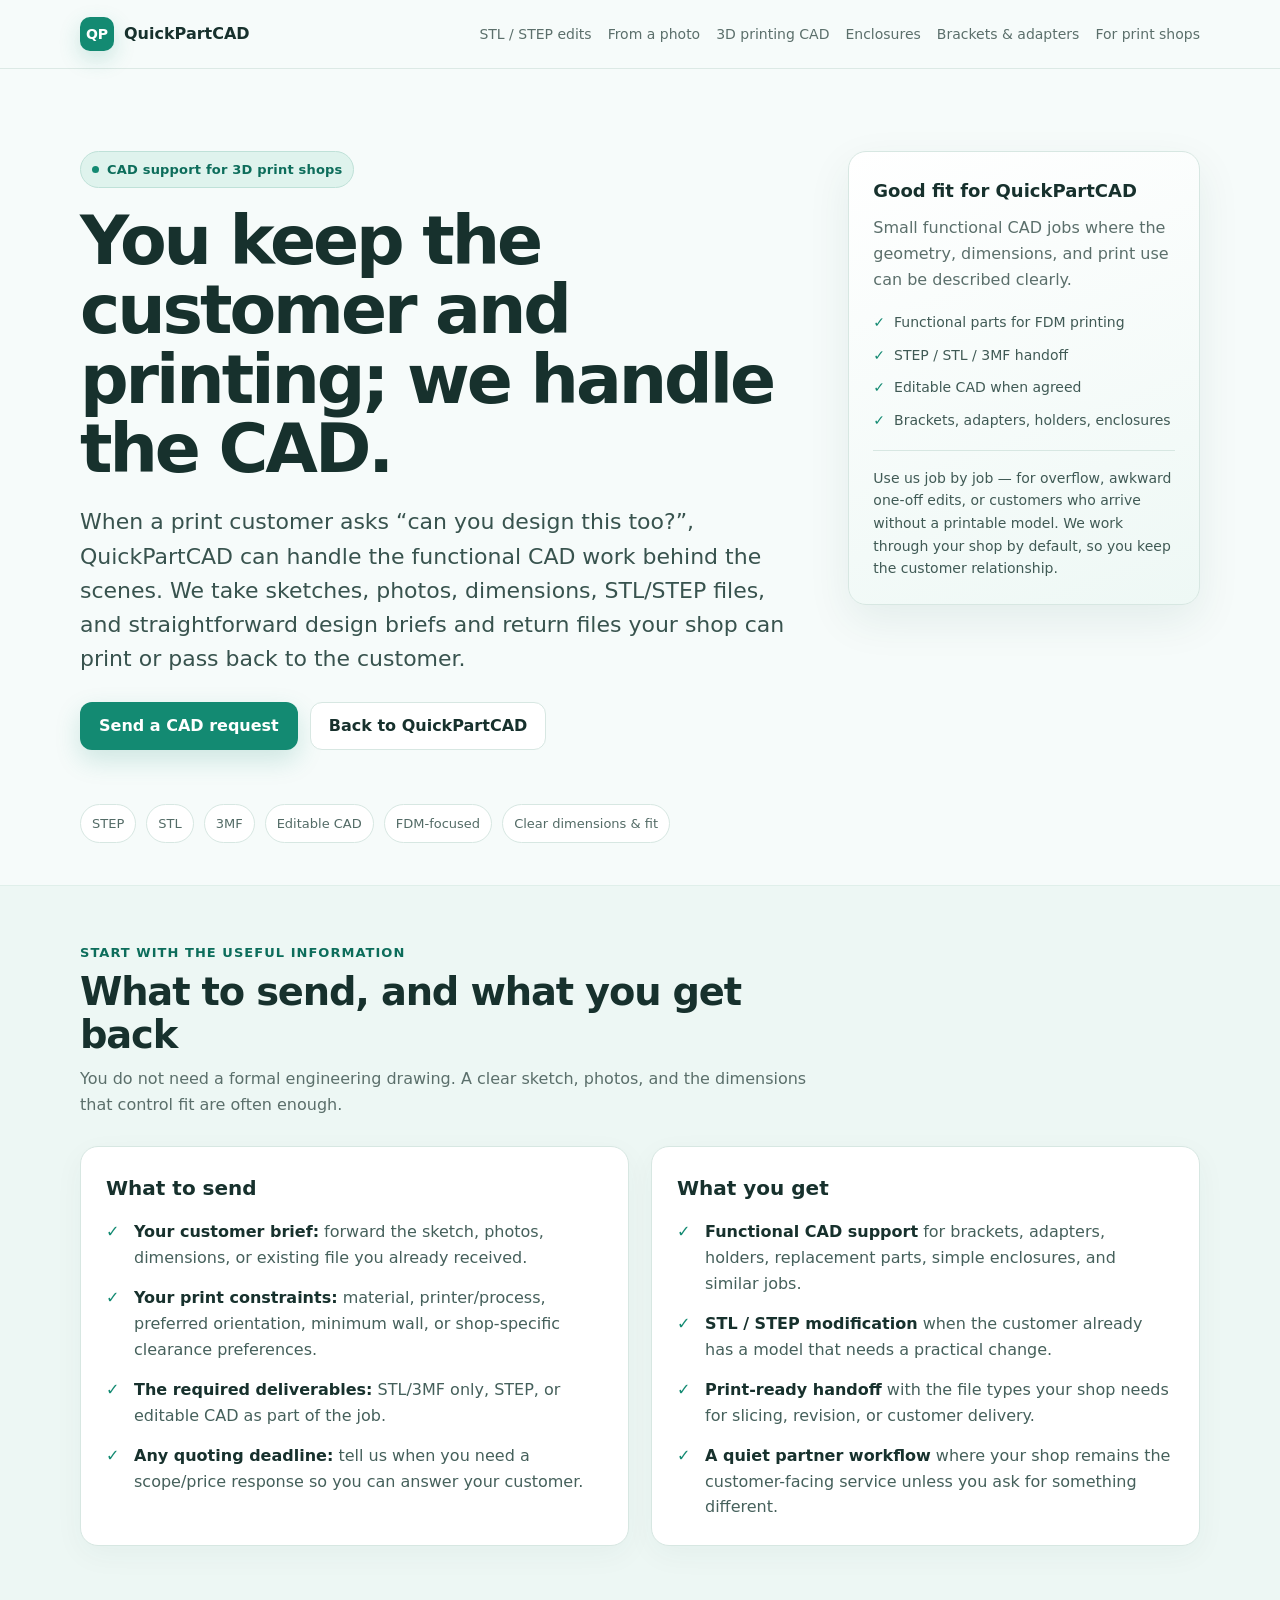
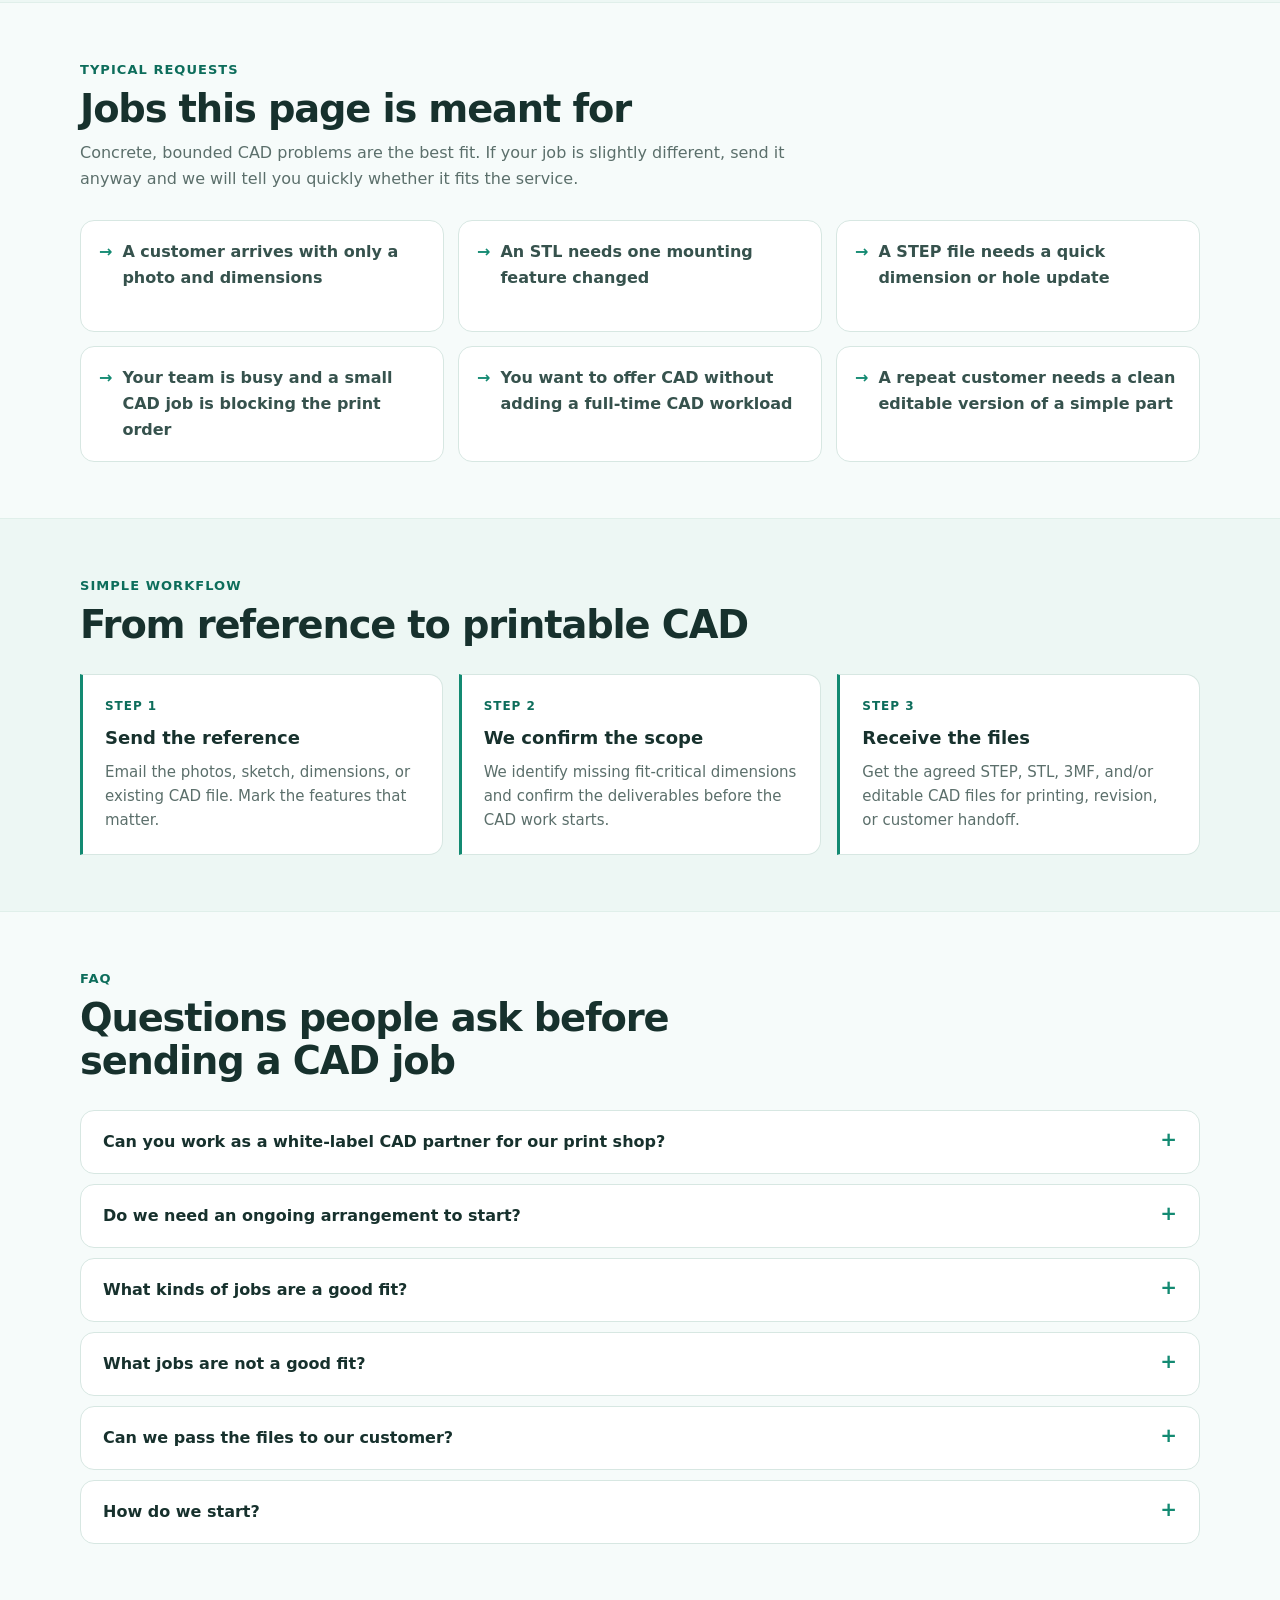
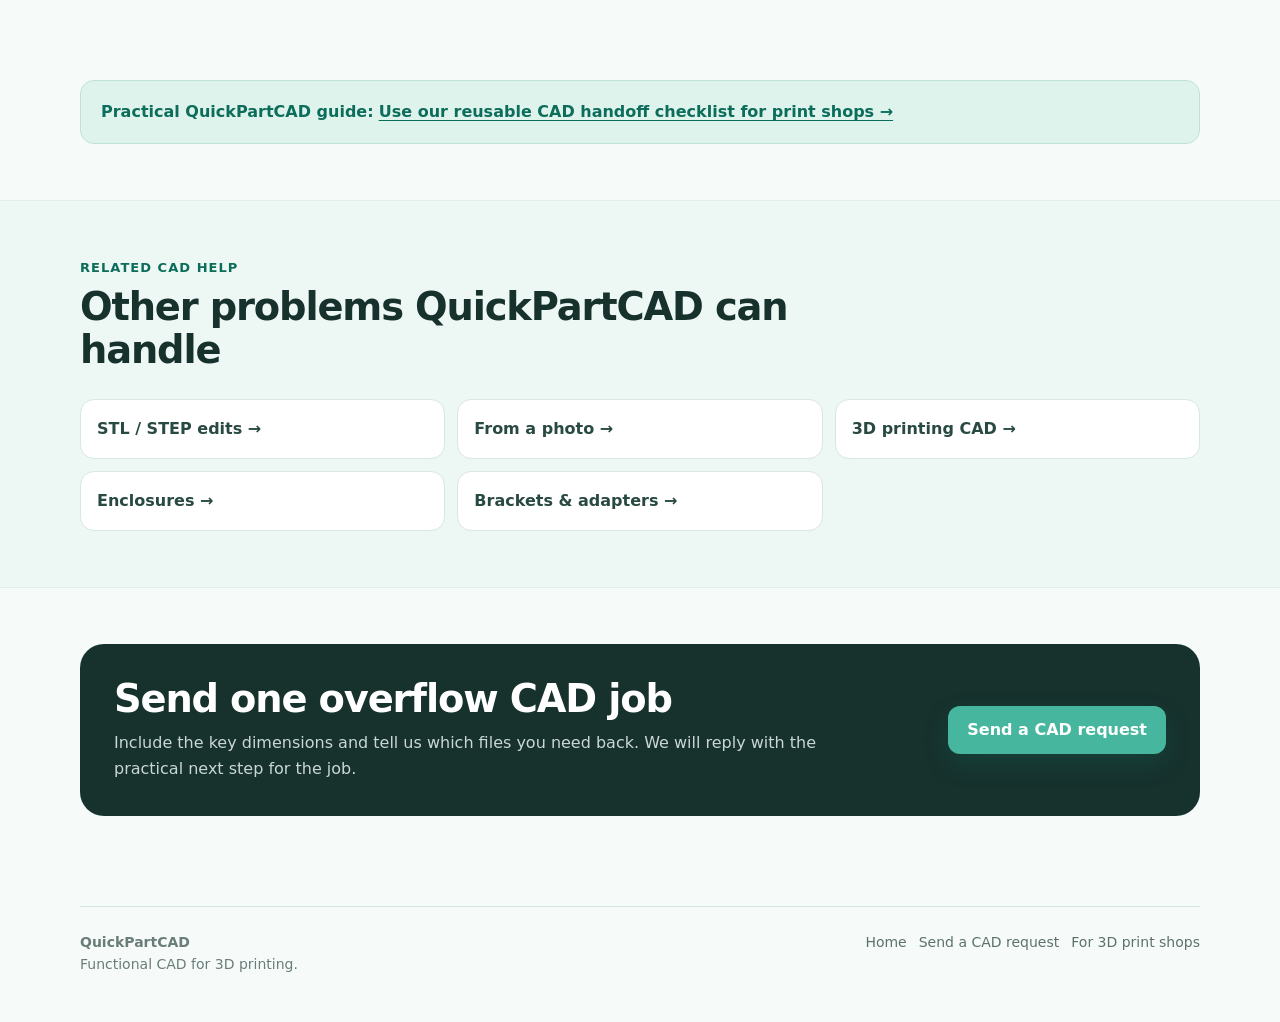
<file: cad-support-for-3d-print-shops.html>
<!DOCTYPE html>

<html lang="en">
<head>
<meta charset="utf-8"/>
<meta content="width=device-width,initial-scale=1" name="viewport"/>
<title>CAD Support for 3D Print Shops | White-Label CAD Partner | QuickPartCAD</title>
<meta content="CAD support for 3D print shops: you keep the customer and printing; QuickPartCAD handles functional part modeling, STL/STEP modifications and print-ready CAD overflow." name="description"/>
<meta content="index,follow,max-image-preview:large,max-snippet:-1,max-video-preview:-1" name="robots"/>
<link href="https://quickpartcad.github.io/quickpartcad-site/cad-support-for-3d-print-shops.html" rel="canonical"/>
<meta content="website" property="og:type"/>
<meta content="QuickPartCAD" property="og:site_name"/>
<meta content="CAD Support for 3D Print Shops | White-Label CAD Partner | QuickPartCAD" property="og:title"/>
<meta content="CAD support for 3D print shops: you keep the customer and printing; QuickPartCAD handles functional part modeling, STL/STEP modifications and print-ready CAD overflow." property="og:description"/>
<meta content="https://quickpartcad.github.io/quickpartcad-site/cad-support-for-3d-print-shops.html" property="og:url"/>
<meta content="summary" name="twitter:card"/>
<link href="problem-pages.css" rel="stylesheet"/>
<script type="application/ld+json">{"@context":"https://schema.org","@graph":[{"@type":"Organization","@id":"https://quickpartcad.github.io/quickpartcad-site/#organization","name":"QuickPartCAD","url":"https://quickpartcad.github.io/quickpartcad-site/","email":"quickpartcad@gmail.com","description":"Focused CAD service for functional parts and 3D printing."},{"@type":"Service","@id":"https://quickpartcad.github.io/quickpartcad-site/cad-support-for-3d-print-shops.html#service","name":"CAD support for 3D print shops","url":"https://quickpartcad.github.io/quickpartcad-site/cad-support-for-3d-print-shops.html","provider":{"@id":"https://quickpartcad.github.io/quickpartcad-site/#organization"},"serviceType":"CAD support for 3D print shops","description":"When a print customer asks “can you design this too?”, QuickPartCAD can handle the functional CAD work behind the scenes. We take sketches, photos, dimensions, STL/STEP files, and straightforward design briefs and return files your shop can print or pass back to the customer."},{"@type":"WebPage","@id":"https://quickpartcad.github.io/quickpartcad-site/cad-support-for-3d-print-shops.html#webpage","url":"https://quickpartcad.github.io/quickpartcad-site/cad-support-for-3d-print-shops.html","name":"CAD Support for 3D Print Shops | White-Label CAD Partner | QuickPartCAD","description":"CAD support for 3D print shops: you keep the customer and printing; QuickPartCAD handles functional part modeling, STL/STEP modifications and print-ready CAD overflow.","isPartOf":{"@id":"https://quickpartcad.github.io/quickpartcad-site/"},"about":{"@id":"https://quickpartcad.github.io/quickpartcad-site/cad-support-for-3d-print-shops.html#service"},"dateModified":"2026-10-07"},{"@type":"FAQPage","@id":"https://quickpartcad.github.io/quickpartcad-site/cad-support-for-3d-print-shops.html#faq","mainEntity":[{"@type":"Question","name":"Can you work as a white-label CAD partner for our print shop?","acceptedAnswer":{"@type":"Answer","text":"Yes. By default, we can work through your shop: you collect the customer requirements, we handle the CAD, and you deliver/print the result. Direct customer communication is only needed if you want it."}},{"@type":"Question","name":"Do we need an ongoing arrangement to start?","acceptedAnswer":{"@type":"Answer","text":"No. Start by sending one real job and we can quote that job first. If you later need recurring CAD support, the workflow can be discussed separately."}},{"@type":"Question","name":"What kinds of jobs are a good fit?","acceptedAnswer":{"@type":"Answer","text":"Functional mechanical parts for 3D printing: brackets, adapters, holders, replacement parts, simple enclosures, mounts, and modest STL/STEP modifications."}},{"@type":"Question","name":"What jobs are not a good fit?","acceptedAnswer":{"@type":"Answer","text":"Complex engineering programs, formal FEA/certification, advanced injection-molding engineering, and artistic or character sculpting are outside the focused QuickPartCAD offer."}},{"@type":"Question","name":"Can we pass the files to our customer?","acceptedAnswer":{"@type":"Answer","text":"Yes, the normal workflow is to deliver the agreed CAD/print files back to your shop so you can use them for the customer order. If a specific licensing or ownership term matters for a larger project, state it in the brief so it can be agreed up front."}},{"@type":"Question","name":"How do we start?","acceptedAnswer":{"@type":"Answer","text":"Send one real customer job with the available files, dimensions, and required output. We will tell you whether it is a quick edit, a rebuild, or a new CAD model and quote accordingly."}}]}]}</script>
</head>
<body>
<header class="site-header">
<div class="wrap header-row">
<a aria-label="QuickPartCAD home" class="brand" href="./"><span class="brand-mark">QP</span><span>QuickPartCAD</span></a>
<nav aria-label="CAD services" class="top-nav"><a href="stl-step-modification-service.html">STL / STEP edits</a><a href="replacement-part-from-photo.html">From a photo</a><a href="cad-design-for-3d-printing.html">3D printing CAD</a><a href="custom-enclosure-for-fdm-printing.html">Enclosures</a><a href="bracket-adapter-cad-design.html">Brackets &amp; adapters</a><a href="cad-support-for-3d-print-shops.html">For print shops</a></nav>
</div>
</header>
<main>
<section class="hero">
<div class="wrap hero-grid">
<div>
<div class="eyebrow">CAD support for 3D print shops</div>
<h1>You keep the customer and printing; we handle the CAD.</h1>
<p class="lead">When a print customer asks “can you design this too?”, QuickPartCAD can handle the functional CAD work behind the scenes. We take sketches, photos, dimensions, STL/STEP files, and straightforward design briefs and return files your shop can print or pass back to the customer.</p>
<div class="hero-actions">
<a class="btn btn-primary" href="index.html#request">Send a CAD request</a>
<a class="btn btn-secondary" href="./">Back to QuickPartCAD</a>
</div>
</div>
<aside aria-label="Quick scope" class="hero-card">
<h2>Good fit for QuickPartCAD</h2>
<p>Small functional CAD jobs where the geometry, dimensions, and print use can be described clearly.</p>
<ul class="mini-list"><li>Functional parts for FDM printing</li><li>STEP / STL / 3MF handoff</li><li>Editable CAD when agreed</li><li>Brackets, adapters, holders, enclosures</li></ul>
<div class="price-note">Use us job by job — for overflow, awkward one-off edits, or customers who arrive without a printable model. We work through your shop by default, so you keep the customer relationship.</div>
</aside>
</div>
</section>
<div class="trust-strip"><div class="wrap trust-row"><span class="pill">STEP</span><span class="pill">STL</span><span class="pill">3MF</span><span class="pill">Editable CAD</span><span class="pill">FDM-focused</span><span class="pill">Clear dimensions &amp; fit</span></div></div>
<section class="section-soft">
<div class="wrap">
<div class="section-head"><div class="kicker">Start with the useful information</div><h2>What to send, and what you get back</h2><p>You do not need a formal engineering drawing. A clear sketch, photos, and the dimensions that control fit are often enough.</p></div>
<div class="two-col">
<article class="card"><h3>What to send</h3><ul class="check-list"><li><strong>Your customer brief:</strong> forward the sketch, photos, dimensions, or existing file you already received.</li>
<li><strong>Your print constraints:</strong> material, printer/process, preferred orientation, minimum wall, or shop-specific clearance preferences.</li>
<li><strong>The required deliverables:</strong> STL/3MF only, STEP, or editable CAD as part of the job.</li>
<li><strong>Any quoting deadline:</strong> tell us when you need a scope/price response so you can answer your customer.</li></ul></article>
<article class="card"><h3>What you get</h3><ul class="check-list"><li><strong>Functional CAD support</strong> for brackets, adapters, holders, replacement parts, simple enclosures, and similar jobs.</li>
<li><strong>STL / STEP modification</strong> when the customer already has a model that needs a practical change.</li>
<li><strong>Print-ready handoff</strong> with the file types your shop needs for slicing, revision, or customer delivery.</li>
<li><strong>A quiet partner workflow</strong> where your shop remains the customer-facing service unless you ask for something different.</li></ul></article>
</div>
</div>
</section>
<section>
<div class="wrap">
<div class="section-head"><div class="kicker">Typical requests</div><h2>Jobs this page is meant for</h2><p>Concrete, bounded CAD problems are the best fit. If your job is slightly different, send it anyway and we will tell you quickly whether it fits the service.</p></div>
<div class="case-grid"><div class="case">A customer arrives with only a photo and dimensions</div>
<div class="case">An STL needs one mounting feature changed</div>
<div class="case">A STEP file needs a quick dimension or hole update</div>
<div class="case">Your team is busy and a small CAD job is blocking the print order</div>
<div class="case">You want to offer CAD without adding a full-time CAD workload</div>
<div class="case">A repeat customer needs a clean editable version of a simple part</div></div>
</div>
</section>
<section class="section-soft">
<div class="wrap">
<div class="section-head"><div class="kicker">Simple workflow</div><h2>From reference to printable CAD</h2></div>
<div class="steps">
<article class="step"><b>Step 1</b><h3>Send the reference</h3><p>Email the photos, sketch, dimensions, or existing CAD file. Mark the features that matter.</p></article>
<article class="step"><b>Step 2</b><h3>We confirm the scope</h3><p>We identify missing fit-critical dimensions and confirm the deliverables before the CAD work starts.</p></article>
<article class="step"><b>Step 3</b><h3>Receive the files</h3><p>Get the agreed STEP, STL, 3MF, and/or editable CAD files for printing, revision, or customer handoff.</p></article>
</div>
</div>
</section>
<section>
<div class="wrap">
<div class="section-head"><div class="kicker">FAQ</div><h2>Questions people ask before sending a CAD job</h2></div>
<div class="faq"><details><summary>Can you work as a white-label CAD partner for our print shop?</summary><p>Yes. By default, we can work through your shop: you collect the customer requirements, we handle the CAD, and you deliver/print the result. Direct customer communication is only needed if you want it.</p></details>
<details><summary>Do we need an ongoing arrangement to start?</summary><p>No. Start by sending one real job and we can quote that job first. If you later need recurring CAD support, the workflow can be discussed separately.</p></details>
<details><summary>What kinds of jobs are a good fit?</summary><p>Functional mechanical parts for 3D printing: brackets, adapters, holders, replacement parts, simple enclosures, mounts, and modest STL/STEP modifications.</p></details>
<details><summary>What jobs are not a good fit?</summary><p>Complex engineering programs, formal FEA/certification, advanced injection-molding engineering, and artistic or character sculpting are outside the focused QuickPartCAD offer.</p></details>
<details><summary>Can we pass the files to our customer?</summary><p>Yes, the normal workflow is to deliver the agreed CAD/print files back to your shop so you can use them for the customer order. If a specific licensing or ownership term matters for a larger project, state it in the brief so it can be agreed up front.</p></details>
<details><summary>How do we start?</summary><p>Send one real customer job with the available files, dimensions, and required output. We will tell you whether it is a quick edit, a rebuild, or a new CAD model and quote accordingly.</p></details></div>
</div>
</section>
<section>
<div class="wrap">
<div class="inline-guide"><strong>Practical QuickPartCAD guide:</strong> <a href="cad-handoff-checklist-for-3d-print-shops.html">Use our reusable CAD handoff checklist for print shops →</a></div>
</div>
</section>
<section class="section-soft">
<div class="wrap">
<div class="section-head"><div class="kicker">Related CAD help</div><h2>Other problems QuickPartCAD can handle</h2></div>
<div class="related"><a href="stl-step-modification-service.html">STL / STEP edits<span aria-hidden="true"> →</span></a><a href="replacement-part-from-photo.html">From a photo<span aria-hidden="true"> →</span></a><a href="cad-design-for-3d-printing.html">3D printing CAD<span aria-hidden="true"> →</span></a><a href="custom-enclosure-for-fdm-printing.html">Enclosures<span aria-hidden="true"> →</span></a><a href="bracket-adapter-cad-design.html">Brackets &amp; adapters<span aria-hidden="true"> →</span></a></div>
</div>
</section>
<section>
<div class="wrap">
<div class="cta-panel">
<div><h2>Send one overflow CAD job</h2><p>Include the key dimensions and tell us which files you need back. We will reply with the practical next step for the job.</p></div>
<a class="btn btn-primary" href="index.html#request">Send a CAD request</a>
</div>
</div>
</section>
</main>
<footer class="site-footer">
<div class="wrap footer-row"><div><strong>QuickPartCAD</strong><br/>Functional CAD for 3D printing.</div><div class="footer-links"><a href="./">Home</a><a href="index.html#request">Send a CAD request</a><a href="cad-support-for-3d-print-shops.html">For 3D print shops</a></div></div>
</footer>
</body>
</html>
</file>
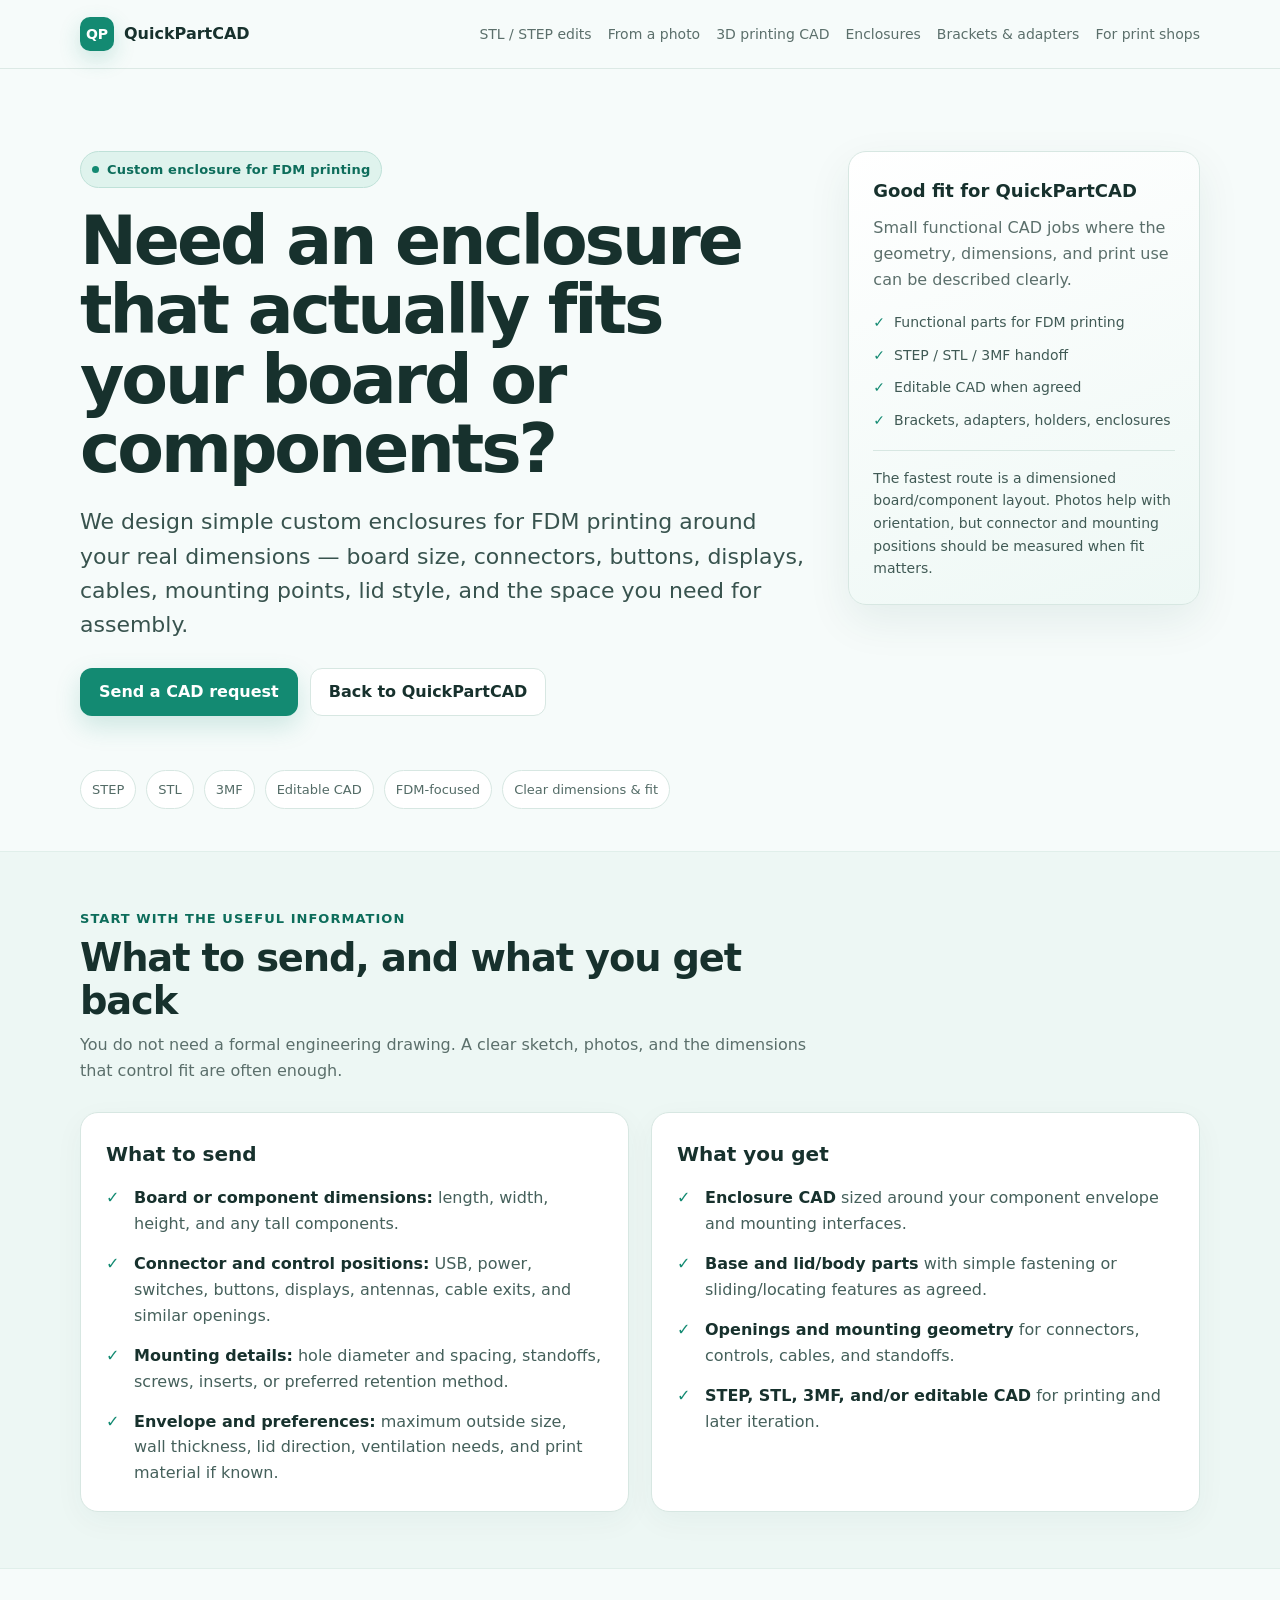
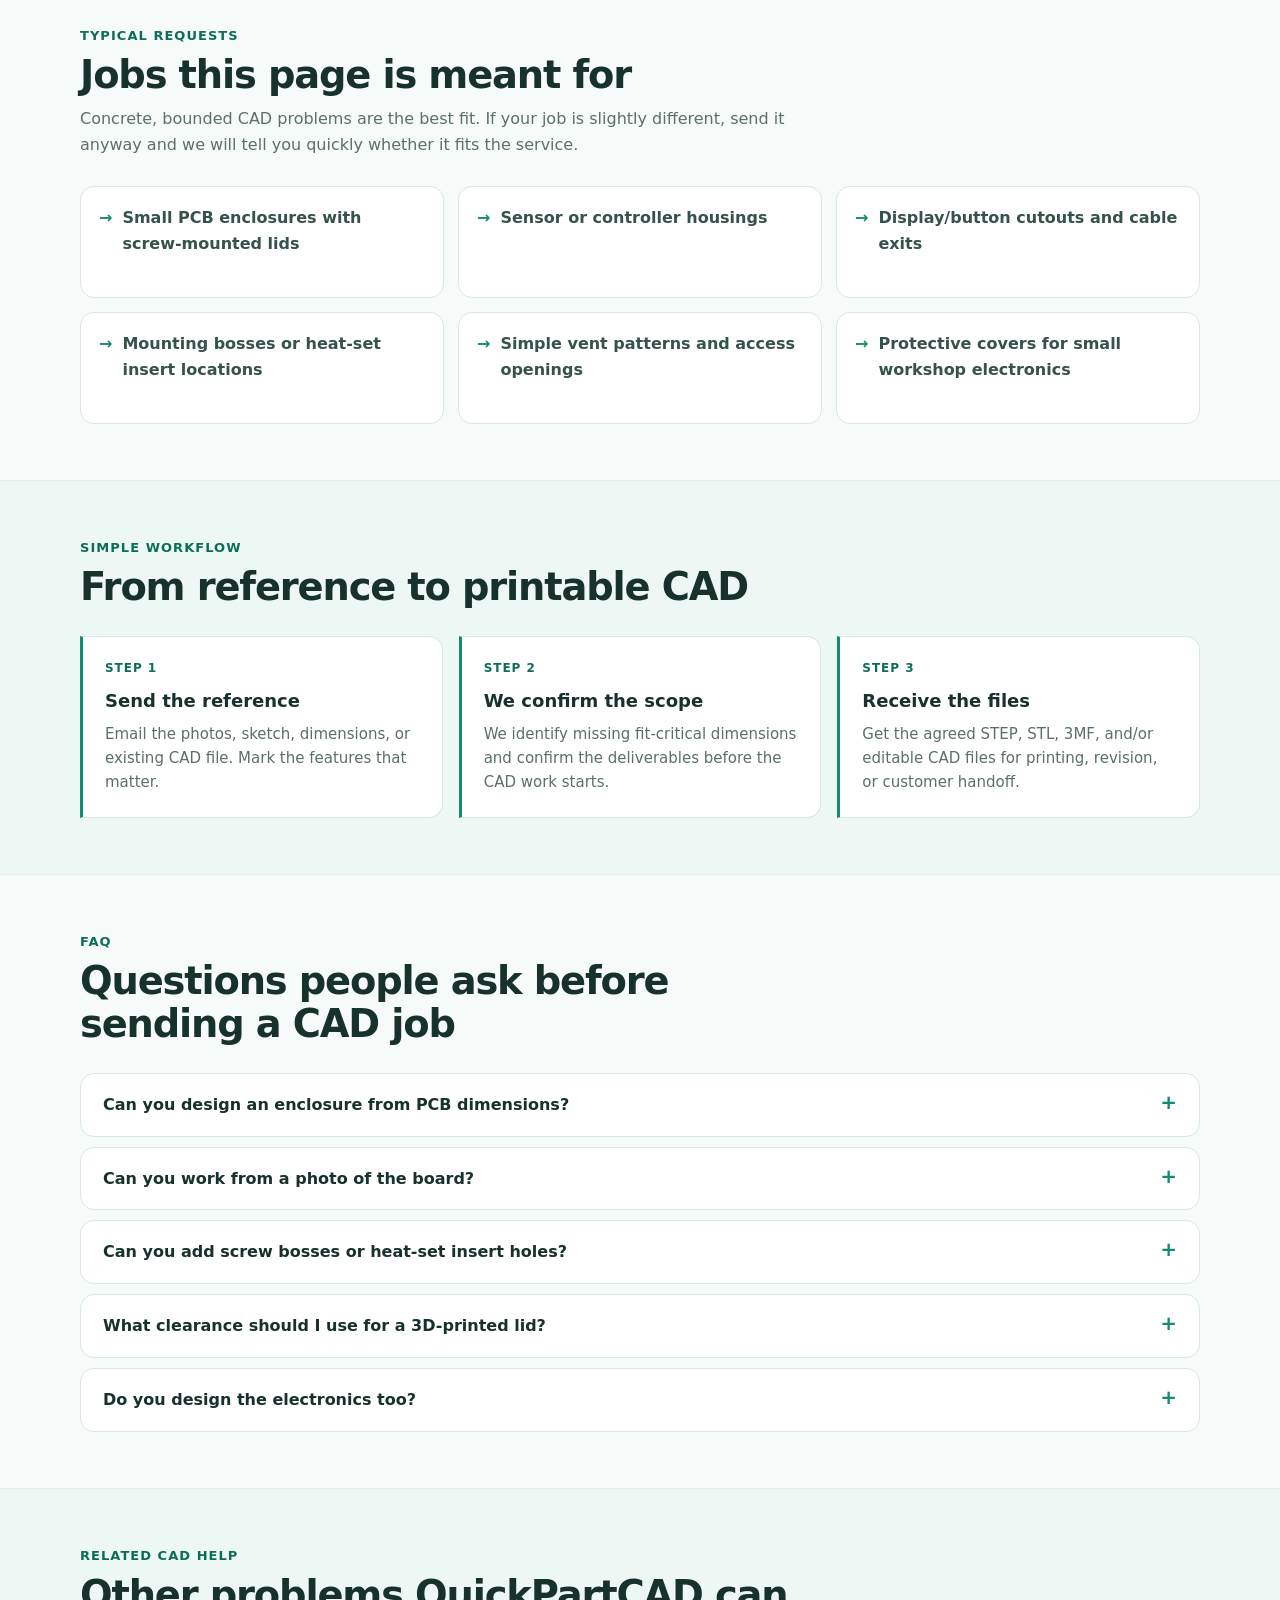
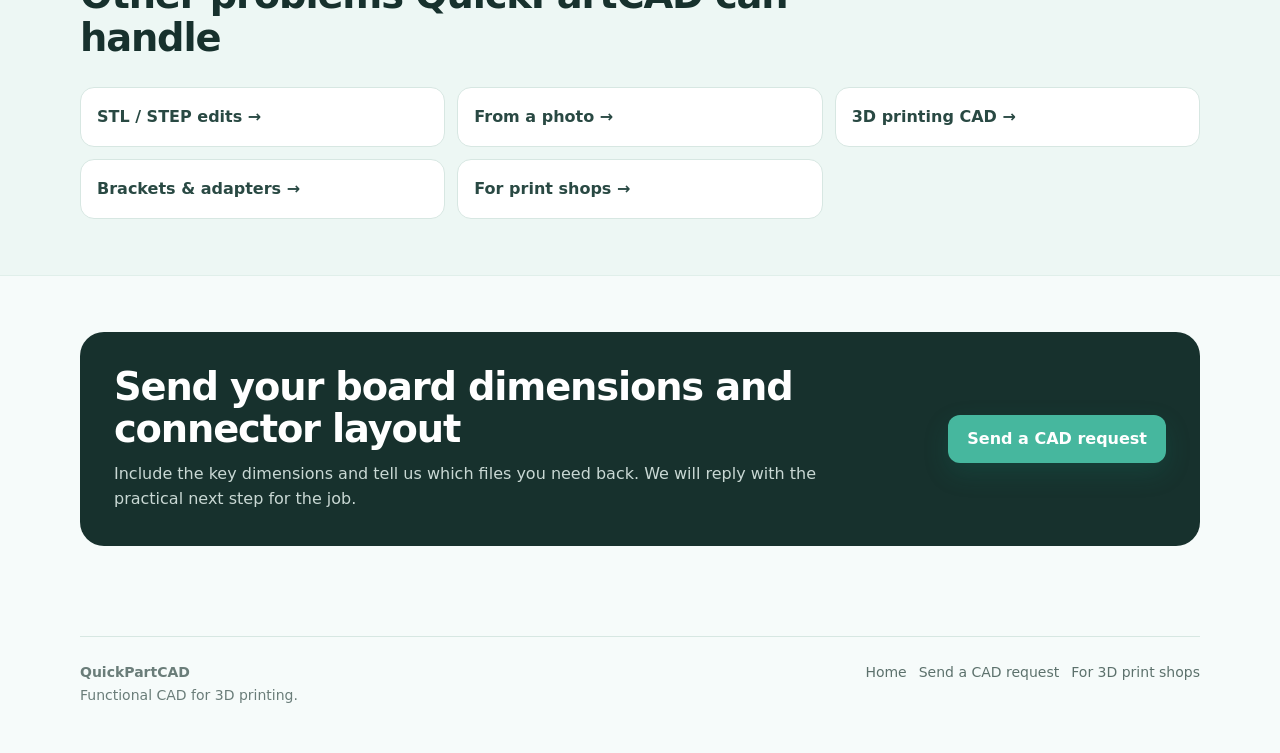
<file: custom-enclosure-for-fdm-printing.html>
<!DOCTYPE html>

<html lang="en">
<head>
<meta charset="utf-8"/>
<meta content="width=device-width,initial-scale=1" name="viewport"/>
<title>Custom Enclosure CAD for FDM 3D Printing | QuickPartCAD</title>
<meta content="Need a custom FDM enclosure for electronics or a small device? QuickPartCAD designs printable cases with board mounts, openings, cable cutouts, lids and fastening features." name="description"/>
<meta content="index,follow,max-image-preview:large,max-snippet:-1,max-video-preview:-1" name="robots"/>
<link href="https://quickpartcad.github.io/quickpartcad-site/custom-enclosure-for-fdm-printing.html" rel="canonical"/>
<meta content="website" property="og:type"/>
<meta content="QuickPartCAD" property="og:site_name"/>
<meta content="Custom Enclosure CAD for FDM 3D Printing | QuickPartCAD" property="og:title"/>
<meta content="Need a custom FDM enclosure for electronics or a small device? QuickPartCAD designs printable cases with board mounts, openings, cable cutouts, lids and fastening features." property="og:description"/>
<meta content="https://quickpartcad.github.io/quickpartcad-site/custom-enclosure-for-fdm-printing.html" property="og:url"/>
<meta content="summary" name="twitter:card"/>
<link href="problem-pages.css" rel="stylesheet"/>
<script type="application/ld+json">{"@context":"https://schema.org","@graph":[{"@type":"Organization","@id":"https://quickpartcad.github.io/quickpartcad-site/#organization","name":"QuickPartCAD","url":"https://quickpartcad.github.io/quickpartcad-site/","email":"quickpartcad@gmail.com","description":"Focused CAD service for functional parts and 3D printing."},{"@type":"Service","@id":"https://quickpartcad.github.io/quickpartcad-site/custom-enclosure-for-fdm-printing.html#service","name":"Custom enclosure for FDM printing","url":"https://quickpartcad.github.io/quickpartcad-site/custom-enclosure-for-fdm-printing.html","provider":{"@id":"https://quickpartcad.github.io/quickpartcad-site/#organization"},"serviceType":"Custom enclosure for FDM printing","description":"We design simple custom enclosures for FDM printing around your real dimensions — board size, connectors, buttons, displays, cables, mounting points, lid style, and the space you need for assembly."},{"@type":"WebPage","@id":"https://quickpartcad.github.io/quickpartcad-site/custom-enclosure-for-fdm-printing.html#webpage","url":"https://quickpartcad.github.io/quickpartcad-site/custom-enclosure-for-fdm-printing.html","name":"Custom Enclosure CAD for FDM 3D Printing | QuickPartCAD","description":"Need a custom FDM enclosure for electronics or a small device? QuickPartCAD designs printable cases with board mounts, openings, cable cutouts, lids and fastening features.","isPartOf":{"@id":"https://quickpartcad.github.io/quickpartcad-site/"},"about":{"@id":"https://quickpartcad.github.io/quickpartcad-site/custom-enclosure-for-fdm-printing.html#service"},"dateModified":"2026-10-06"},{"@type":"FAQPage","@id":"https://quickpartcad.github.io/quickpartcad-site/custom-enclosure-for-fdm-printing.html#faq","mainEntity":[{"@type":"Question","name":"Can you design an enclosure from PCB dimensions?","acceptedAnswer":{"@type":"Answer","text":"Yes. Provide the board outline, thickness, mounting-hole pattern, connector positions, and the maximum component heights. That is usually enough for a straightforward enclosure."}},{"@type":"Question","name":"Can you work from a photo of the board?","acceptedAnswer":{"@type":"Answer","text":"A photo is useful for orientation, but a photo alone is not reliable for connector placement or mounting-hole positions. Add measured dimensions or a dimensioned drawing for the fit-critical features."}},{"@type":"Question","name":"Can you add screw bosses or heat-set insert holes?","acceptedAnswer":{"@type":"Answer","text":"Yes. We can include simple bosses, through-holes, countersinks/counterbores, or insert locations when you provide the hardware size and preferred assembly method."}},{"@type":"Question","name":"What clearance should I use for a 3D-printed lid?","acceptedAnswer":{"@type":"Answer","text":"There is no single universal value because printer calibration, material, orientation, and geometry matter. We can start with a practical FDM clearance and adjust it if you have a known printer/material preference."}},{"@type":"Question","name":"Do you design the electronics too?","acceptedAnswer":{"@type":"Answer","text":"No. We design the mechanical enclosure around the dimensions and interface information you provide. PCB/electronics design is outside this focused service."}}]}]}</script>
</head>
<body>
<header class="site-header">
<div class="wrap header-row">
<a aria-label="QuickPartCAD home" class="brand" href="./"><span class="brand-mark">QP</span><span>QuickPartCAD</span></a>
<nav aria-label="CAD services" class="top-nav"><a href="stl-step-modification-service.html">STL / STEP edits</a><a href="replacement-part-from-photo.html">From a photo</a><a href="cad-design-for-3d-printing.html">3D printing CAD</a><a href="custom-enclosure-for-fdm-printing.html">Enclosures</a><a href="bracket-adapter-cad-design.html">Brackets &amp; adapters</a><a href="cad-support-for-3d-print-shops.html">For print shops</a></nav>
</div>
</header>
<main>
<section class="hero">
<div class="wrap hero-grid">
<div>
<div class="eyebrow">Custom enclosure for FDM printing</div>
<h1>Need an enclosure that actually fits your board or components?</h1>
<p class="lead">We design simple custom enclosures for FDM printing around your real dimensions — board size, connectors, buttons, displays, cables, mounting points, lid style, and the space you need for assembly.</p>
<div class="hero-actions">
<a class="btn btn-primary" href="index.html#request">Send a CAD request</a>
<a class="btn btn-secondary" href="./">Back to QuickPartCAD</a>
</div>
</div>
<aside aria-label="Quick scope" class="hero-card">
<h2>Good fit for QuickPartCAD</h2>
<p>Small functional CAD jobs where the geometry, dimensions, and print use can be described clearly.</p>
<ul class="mini-list"><li>Functional parts for FDM printing</li><li>STEP / STL / 3MF handoff</li><li>Editable CAD when agreed</li><li>Brackets, adapters, holders, enclosures</li></ul>
<div class="price-note">The fastest route is a dimensioned board/component layout. Photos help with orientation, but connector and mounting positions should be measured when fit matters.</div>
</aside>
</div>
</section>
<div class="trust-strip"><div class="wrap trust-row"><span class="pill">STEP</span><span class="pill">STL</span><span class="pill">3MF</span><span class="pill">Editable CAD</span><span class="pill">FDM-focused</span><span class="pill">Clear dimensions &amp; fit</span></div></div>
<section class="section-soft">
<div class="wrap">
<div class="section-head"><div class="kicker">Start with the useful information</div><h2>What to send, and what you get back</h2><p>You do not need a formal engineering drawing. A clear sketch, photos, and the dimensions that control fit are often enough.</p></div>
<div class="two-col">
<article class="card"><h3>What to send</h3><ul class="check-list"><li><strong>Board or component dimensions:</strong> length, width, height, and any tall components.</li>
<li><strong>Connector and control positions:</strong> USB, power, switches, buttons, displays, antennas, cable exits, and similar openings.</li>
<li><strong>Mounting details:</strong> hole diameter and spacing, standoffs, screws, inserts, or preferred retention method.</li>
<li><strong>Envelope and preferences:</strong> maximum outside size, wall thickness, lid direction, ventilation needs, and print material if known.</li></ul></article>
<article class="card"><h3>What you get</h3><ul class="check-list"><li><strong>Enclosure CAD</strong> sized around your component envelope and mounting interfaces.</li>
<li><strong>Base and lid/body parts</strong> with simple fastening or sliding/locating features as agreed.</li>
<li><strong>Openings and mounting geometry</strong> for connectors, controls, cables, and standoffs.</li>
<li><strong>STEP, STL, 3MF, and/or editable CAD</strong> for printing and later iteration.</li></ul></article>
</div>
</div>
</section>
<section>
<div class="wrap">
<div class="section-head"><div class="kicker">Typical requests</div><h2>Jobs this page is meant for</h2><p>Concrete, bounded CAD problems are the best fit. If your job is slightly different, send it anyway and we will tell you quickly whether it fits the service.</p></div>
<div class="case-grid"><div class="case">Small PCB enclosures with screw-mounted lids</div>
<div class="case">Sensor or controller housings</div>
<div class="case">Display/button cutouts and cable exits</div>
<div class="case">Mounting bosses or heat-set insert locations</div>
<div class="case">Simple vent patterns and access openings</div>
<div class="case">Protective covers for small workshop electronics</div></div>
</div>
</section>
<section class="section-soft">
<div class="wrap">
<div class="section-head"><div class="kicker">Simple workflow</div><h2>From reference to printable CAD</h2></div>
<div class="steps">
<article class="step"><b>Step 1</b><h3>Send the reference</h3><p>Email the photos, sketch, dimensions, or existing CAD file. Mark the features that matter.</p></article>
<article class="step"><b>Step 2</b><h3>We confirm the scope</h3><p>We identify missing fit-critical dimensions and confirm the deliverables before the CAD work starts.</p></article>
<article class="step"><b>Step 3</b><h3>Receive the files</h3><p>Get the agreed STEP, STL, 3MF, and/or editable CAD files for printing, revision, or customer handoff.</p></article>
</div>
</div>
</section>
<section>
<div class="wrap">
<div class="section-head"><div class="kicker">FAQ</div><h2>Questions people ask before sending a CAD job</h2></div>
<div class="faq"><details><summary>Can you design an enclosure from PCB dimensions?</summary><p>Yes. Provide the board outline, thickness, mounting-hole pattern, connector positions, and the maximum component heights. That is usually enough for a straightforward enclosure.</p></details>
<details><summary>Can you work from a photo of the board?</summary><p>A photo is useful for orientation, but a photo alone is not reliable for connector placement or mounting-hole positions. Add measured dimensions or a dimensioned drawing for the fit-critical features.</p></details>
<details><summary>Can you add screw bosses or heat-set insert holes?</summary><p>Yes. We can include simple bosses, through-holes, countersinks/counterbores, or insert locations when you provide the hardware size and preferred assembly method.</p></details>
<details><summary>What clearance should I use for a 3D-printed lid?</summary><p>There is no single universal value because printer calibration, material, orientation, and geometry matter. We can start with a practical FDM clearance and adjust it if you have a known printer/material preference.</p></details>
<details><summary>Do you design the electronics too?</summary><p>No. We design the mechanical enclosure around the dimensions and interface information you provide. PCB/electronics design is outside this focused service.</p></details></div>
</div>
</section>
<section class="section-soft">
<div class="wrap">
<div class="section-head"><div class="kicker">Related CAD help</div><h2>Other problems QuickPartCAD can handle</h2></div>
<div class="related"><a href="stl-step-modification-service.html">STL / STEP edits<span aria-hidden="true"> →</span></a><a href="replacement-part-from-photo.html">From a photo<span aria-hidden="true"> →</span></a><a href="cad-design-for-3d-printing.html">3D printing CAD<span aria-hidden="true"> →</span></a><a href="bracket-adapter-cad-design.html">Brackets &amp; adapters<span aria-hidden="true"> →</span></a><a href="cad-support-for-3d-print-shops.html">For print shops<span aria-hidden="true"> →</span></a></div>
</div>
</section>
<section>
<div class="wrap">
<div class="cta-panel">
<div><h2>Send your board dimensions and connector layout</h2><p>Include the key dimensions and tell us which files you need back. We will reply with the practical next step for the job.</p></div>
<a class="btn btn-primary" href="index.html#request">Send a CAD request</a>
</div>
</div>
</section>
</main>
<footer class="site-footer">
<div class="wrap footer-row"><div><strong>QuickPartCAD</strong><br/>Functional CAD for 3D printing.</div><div class="footer-links"><a href="./">Home</a><a href="index.html#request">Send a CAD request</a><a href="cad-support-for-3d-print-shops.html">For 3D print shops</a></div></div>
</footer>
</body>
</html>
</file>
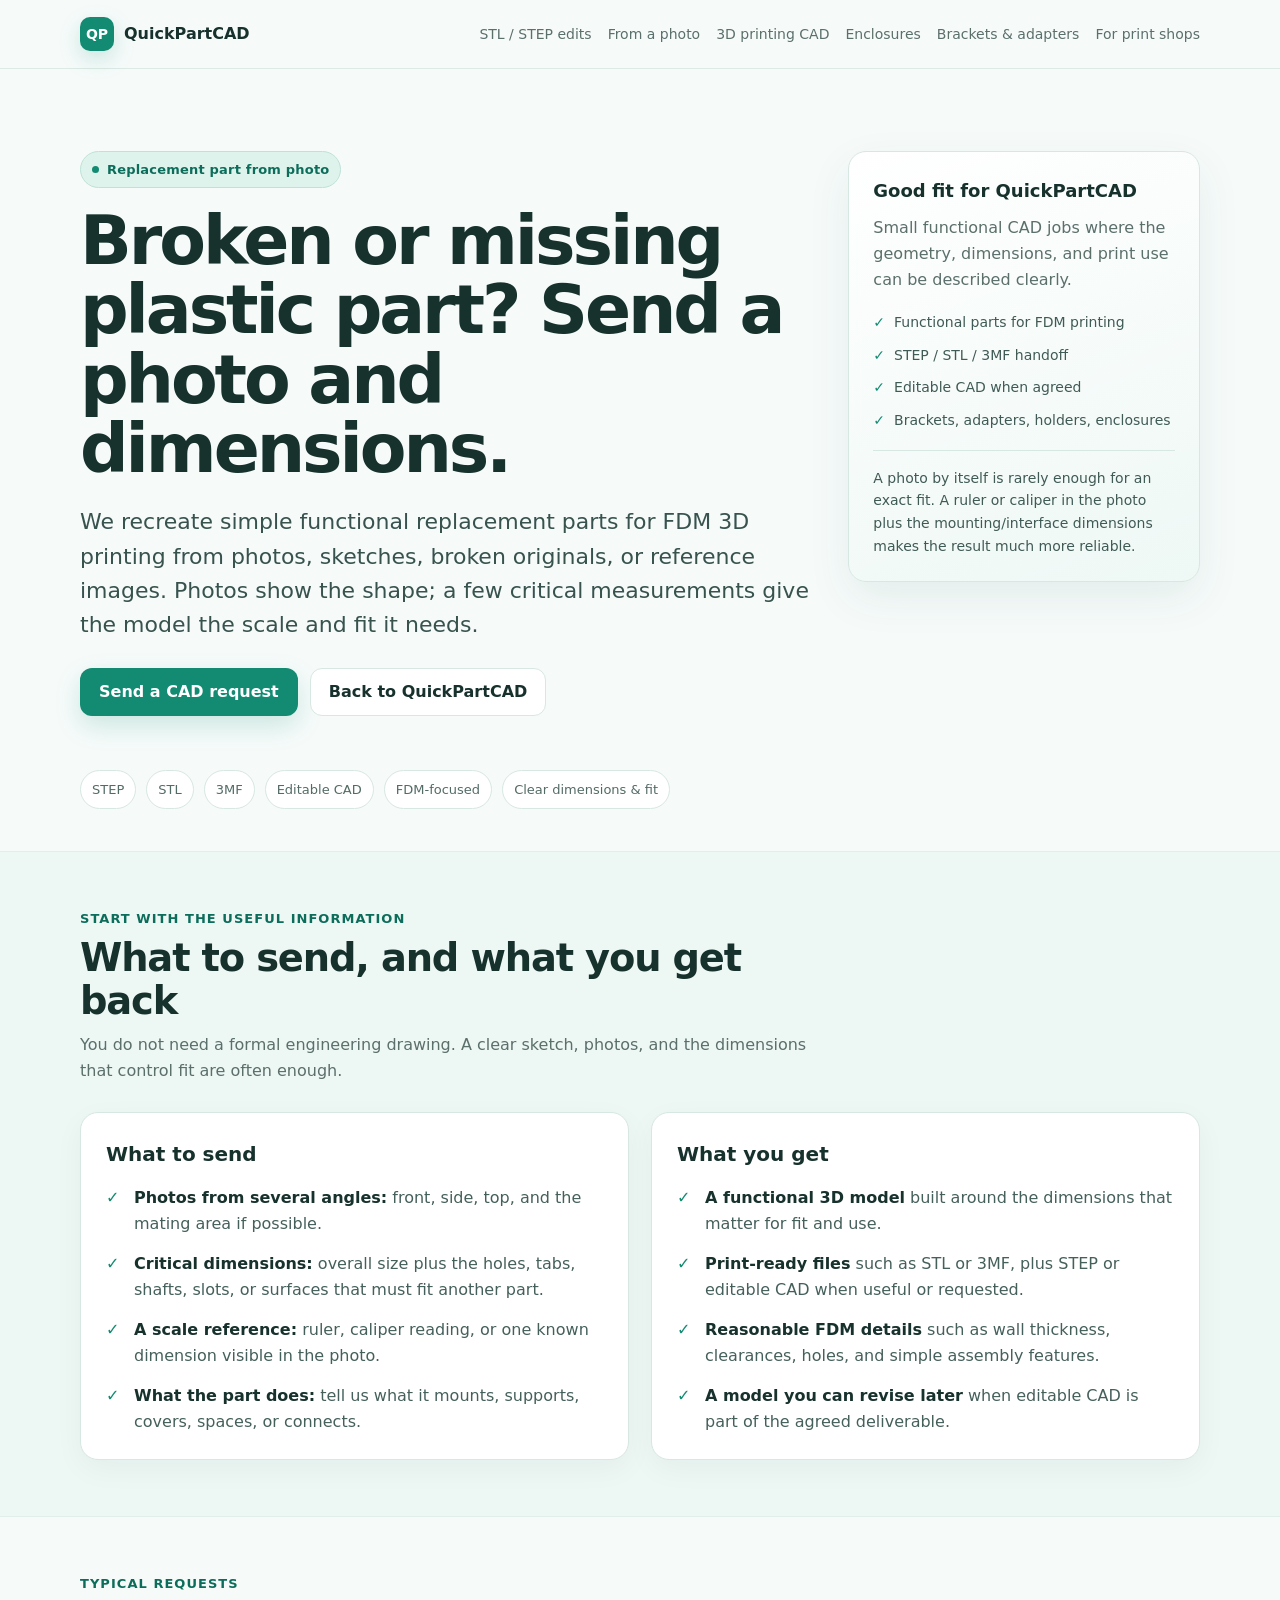
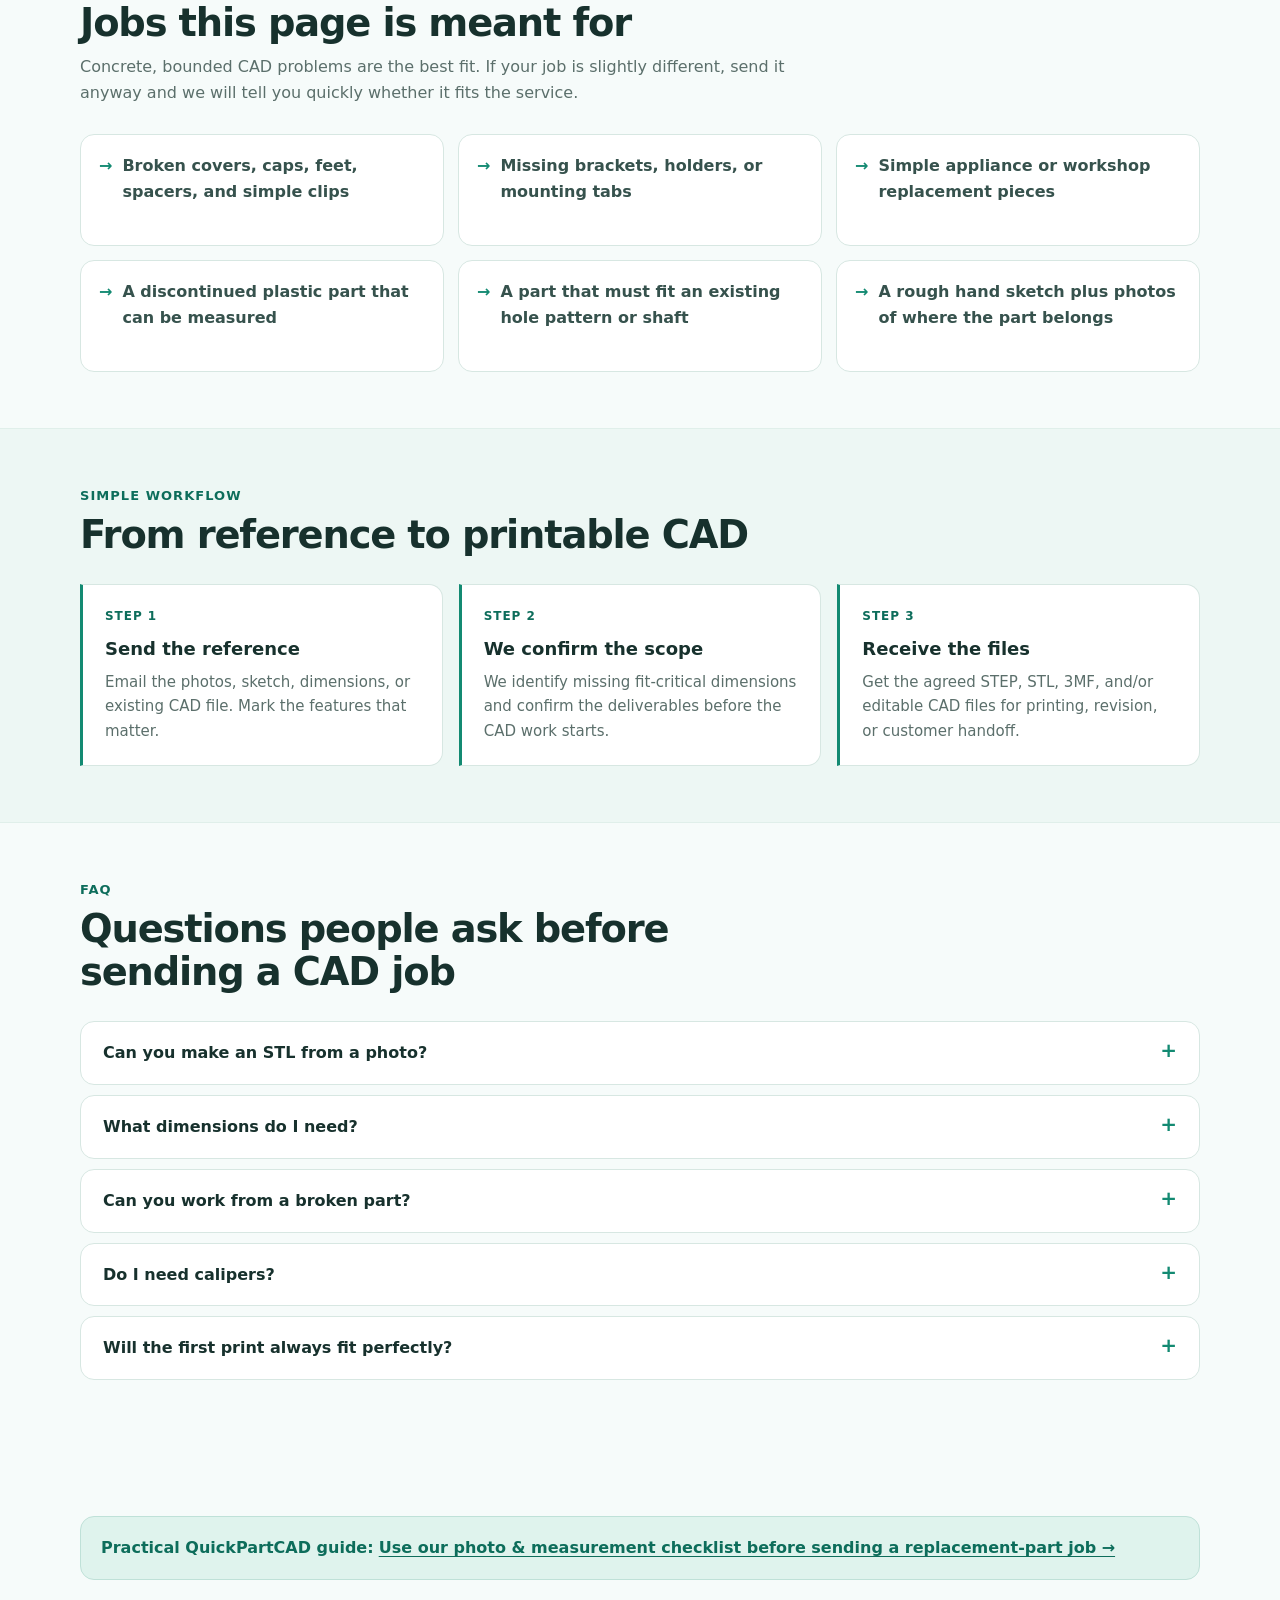
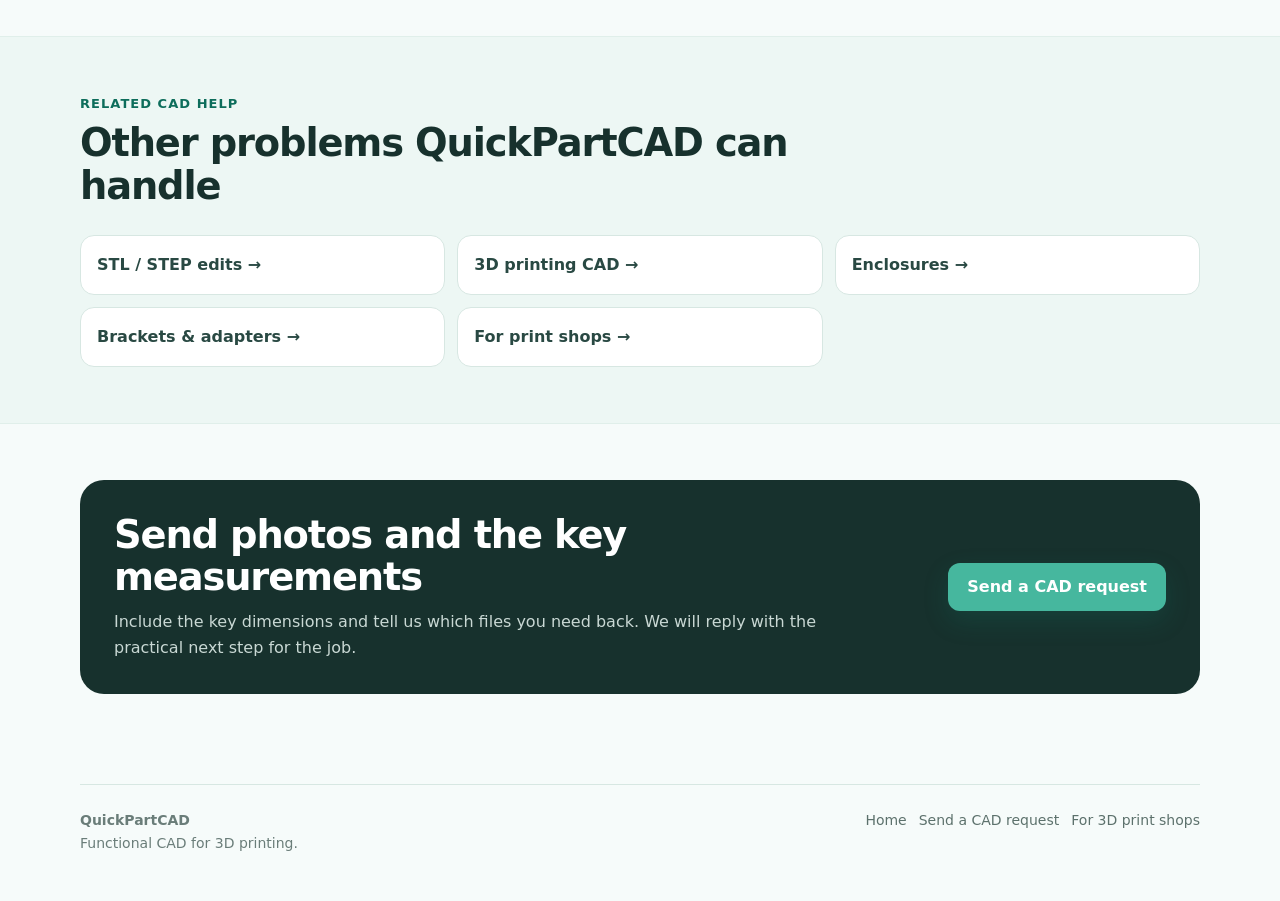
<file: replacement-part-from-photo.html>
<!DOCTYPE html>

<html lang="en">
<head>
<meta charset="utf-8"/>
<meta content="width=device-width,initial-scale=1" name="viewport"/>
<title>3D-Printable Replacement Part From a Photo | QuickPartCAD</title>
<meta content="Need a replacement part from a photo? QuickPartCAD recreates simple functional parts for FDM printing from photos, sketches and measurements, with STL, STEP, 3MF or editable CAD delivery." name="description"/>
<meta content="index,follow,max-image-preview:large,max-snippet:-1,max-video-preview:-1" name="robots"/>
<link href="https://quickpartcad.github.io/quickpartcad-site/replacement-part-from-photo.html" rel="canonical"/>
<meta content="website" property="og:type"/>
<meta content="QuickPartCAD" property="og:site_name"/>
<meta content="3D-Printable Replacement Part From a Photo | QuickPartCAD" property="og:title"/>
<meta content="Need a replacement part from a photo? QuickPartCAD recreates simple functional parts for FDM printing from photos, sketches and measurements, with STL, STEP, 3MF or editable CAD delivery." property="og:description"/>
<meta content="https://quickpartcad.github.io/quickpartcad-site/replacement-part-from-photo.html" property="og:url"/>
<meta content="summary" name="twitter:card"/>
<link href="problem-pages.css" rel="stylesheet"/>
<script type="application/ld+json">{"@context":"https://schema.org","@graph":[{"@type":"Organization","@id":"https://quickpartcad.github.io/quickpartcad-site/#organization","name":"QuickPartCAD","url":"https://quickpartcad.github.io/quickpartcad-site/","email":"quickpartcad@gmail.com","description":"Focused CAD service for functional parts and 3D printing."},{"@type":"Service","@id":"https://quickpartcad.github.io/quickpartcad-site/replacement-part-from-photo.html#service","name":"Replacement part from photo","url":"https://quickpartcad.github.io/quickpartcad-site/replacement-part-from-photo.html","provider":{"@id":"https://quickpartcad.github.io/quickpartcad-site/#organization"},"serviceType":"Replacement part from photo","description":"We recreate simple functional replacement parts for FDM 3D printing from photos, sketches, broken originals, or reference images. Photos show the shape; a few critical measurements give the model the scale and fit it needs."},{"@type":"WebPage","@id":"https://quickpartcad.github.io/quickpartcad-site/replacement-part-from-photo.html#webpage","url":"https://quickpartcad.github.io/quickpartcad-site/replacement-part-from-photo.html","name":"3D-Printable Replacement Part From a Photo | QuickPartCAD","description":"Need a replacement part from a photo? QuickPartCAD recreates simple functional parts for FDM printing from photos, sketches and measurements, with STL, STEP, 3MF or editable CAD delivery.","isPartOf":{"@id":"https://quickpartcad.github.io/quickpartcad-site/"},"about":{"@id":"https://quickpartcad.github.io/quickpartcad-site/replacement-part-from-photo.html#service"},"dateModified":"2026-10-07"},{"@type":"FAQPage","@id":"https://quickpartcad.github.io/quickpartcad-site/replacement-part-from-photo.html#faq","mainEntity":[{"@type":"Question","name":"Can you make an STL from a photo?","acceptedAnswer":{"@type":"Answer","text":"Yes, for simple functional parts when the shape can be understood and the important dimensions are known. A photo gives visual reference; measurements establish the actual size and fit."}},{"@type":"Question","name":"What dimensions do I need?","acceptedAnswer":{"@type":"Answer","text":"Start with the overall width, height, and depth, then measure every interface that must fit something else: hole diameters and spacing, slot sizes, shaft diameters, mating gaps, and mounting surfaces."}},{"@type":"Question","name":"Can you work from a broken part?","acceptedAnswer":{"@type":"Answer","text":"Yes. Photos of the broken part and the place where it fits are useful. If a feature is missing, include measurements from the mating object so we can reconstruct the intended interface."}},{"@type":"Question","name":"Do I need calipers?","acceptedAnswer":{"@type":"Answer","text":"Calipers are helpful for small mechanical features, but they are not mandatory for every job. A ruler can be enough for larger, less critical geometry. Fit-critical features benefit from better measurements."}},{"@type":"Question","name":"Will the first print always fit perfectly?","acceptedAnswer":{"@type":"Answer","text":"We model to the dimensions and fit requirements you provide, but printers, materials, and real-world measurements vary. For tight interfaces, a small test print or one revision may be the sensible final step."}}]}]}</script>
</head>
<body>
<header class="site-header">
<div class="wrap header-row">
<a aria-label="QuickPartCAD home" class="brand" href="./"><span class="brand-mark">QP</span><span>QuickPartCAD</span></a>
<nav aria-label="CAD services" class="top-nav"><a href="stl-step-modification-service.html">STL / STEP edits</a><a href="replacement-part-from-photo.html">From a photo</a><a href="cad-design-for-3d-printing.html">3D printing CAD</a><a href="custom-enclosure-for-fdm-printing.html">Enclosures</a><a href="bracket-adapter-cad-design.html">Brackets &amp; adapters</a><a href="cad-support-for-3d-print-shops.html">For print shops</a></nav>
</div>
</header>
<main>
<section class="hero">
<div class="wrap hero-grid">
<div>
<div class="eyebrow">Replacement part from photo</div>
<h1>Broken or missing plastic part? Send a photo and dimensions.</h1>
<p class="lead">We recreate simple functional replacement parts for FDM 3D printing from photos, sketches, broken originals, or reference images. Photos show the shape; a few critical measurements give the model the scale and fit it needs.</p>
<div class="hero-actions">
<a class="btn btn-primary" href="index.html#request">Send a CAD request</a>
<a class="btn btn-secondary" href="./">Back to QuickPartCAD</a>
</div>
</div>
<aside aria-label="Quick scope" class="hero-card">
<h2>Good fit for QuickPartCAD</h2>
<p>Small functional CAD jobs where the geometry, dimensions, and print use can be described clearly.</p>
<ul class="mini-list"><li>Functional parts for FDM printing</li><li>STEP / STL / 3MF handoff</li><li>Editable CAD when agreed</li><li>Brackets, adapters, holders, enclosures</li></ul>
<div class="price-note">A photo by itself is rarely enough for an exact fit. A ruler or caliper in the photo plus the mounting/interface dimensions makes the result much more reliable.</div>
</aside>
</div>
</section>
<div class="trust-strip"><div class="wrap trust-row"><span class="pill">STEP</span><span class="pill">STL</span><span class="pill">3MF</span><span class="pill">Editable CAD</span><span class="pill">FDM-focused</span><span class="pill">Clear dimensions &amp; fit</span></div></div>
<section class="section-soft">
<div class="wrap">
<div class="section-head"><div class="kicker">Start with the useful information</div><h2>What to send, and what you get back</h2><p>You do not need a formal engineering drawing. A clear sketch, photos, and the dimensions that control fit are often enough.</p></div>
<div class="two-col">
<article class="card"><h3>What to send</h3><ul class="check-list"><li><strong>Photos from several angles:</strong> front, side, top, and the mating area if possible.</li>
<li><strong>Critical dimensions:</strong> overall size plus the holes, tabs, shafts, slots, or surfaces that must fit another part.</li>
<li><strong>A scale reference:</strong> ruler, caliper reading, or one known dimension visible in the photo.</li>
<li><strong>What the part does:</strong> tell us what it mounts, supports, covers, spaces, or connects.</li></ul></article>
<article class="card"><h3>What you get</h3><ul class="check-list"><li><strong>A functional 3D model</strong> built around the dimensions that matter for fit and use.</li>
<li><strong>Print-ready files</strong> such as STL or 3MF, plus STEP or editable CAD when useful or requested.</li>
<li><strong>Reasonable FDM details</strong> such as wall thickness, clearances, holes, and simple assembly features.</li>
<li><strong>A model you can revise later</strong> when editable CAD is part of the agreed deliverable.</li></ul></article>
</div>
</div>
</section>
<section>
<div class="wrap">
<div class="section-head"><div class="kicker">Typical requests</div><h2>Jobs this page is meant for</h2><p>Concrete, bounded CAD problems are the best fit. If your job is slightly different, send it anyway and we will tell you quickly whether it fits the service.</p></div>
<div class="case-grid"><div class="case">Broken covers, caps, feet, spacers, and simple clips</div>
<div class="case">Missing brackets, holders, or mounting tabs</div>
<div class="case">Simple appliance or workshop replacement pieces</div>
<div class="case">A discontinued plastic part that can be measured</div>
<div class="case">A part that must fit an existing hole pattern or shaft</div>
<div class="case">A rough hand sketch plus photos of where the part belongs</div></div>
</div>
</section>
<section class="section-soft">
<div class="wrap">
<div class="section-head"><div class="kicker">Simple workflow</div><h2>From reference to printable CAD</h2></div>
<div class="steps">
<article class="step"><b>Step 1</b><h3>Send the reference</h3><p>Email the photos, sketch, dimensions, or existing CAD file. Mark the features that matter.</p></article>
<article class="step"><b>Step 2</b><h3>We confirm the scope</h3><p>We identify missing fit-critical dimensions and confirm the deliverables before the CAD work starts.</p></article>
<article class="step"><b>Step 3</b><h3>Receive the files</h3><p>Get the agreed STEP, STL, 3MF, and/or editable CAD files for printing, revision, or customer handoff.</p></article>
</div>
</div>
</section>
<section>
<div class="wrap">
<div class="section-head"><div class="kicker">FAQ</div><h2>Questions people ask before sending a CAD job</h2></div>
<div class="faq"><details><summary>Can you make an STL from a photo?</summary><p>Yes, for simple functional parts when the shape can be understood and the important dimensions are known. A photo gives visual reference; measurements establish the actual size and fit.</p></details>
<details><summary>What dimensions do I need?</summary><p>Start with the overall width, height, and depth, then measure every interface that must fit something else: hole diameters and spacing, slot sizes, shaft diameters, mating gaps, and mounting surfaces.</p></details>
<details><summary>Can you work from a broken part?</summary><p>Yes. Photos of the broken part and the place where it fits are useful. If a feature is missing, include measurements from the mating object so we can reconstruct the intended interface.</p></details>
<details><summary>Do I need calipers?</summary><p>Calipers are helpful for small mechanical features, but they are not mandatory for every job. A ruler can be enough for larger, less critical geometry. Fit-critical features benefit from better measurements.</p></details>
<details><summary>Will the first print always fit perfectly?</summary><p>We model to the dimensions and fit requirements you provide, but printers, materials, and real-world measurements vary. For tight interfaces, a small test print or one revision may be the sensible final step.</p></details></div>
</div>
</section>
<section>
<div class="wrap">
<div class="inline-guide"><strong>Practical QuickPartCAD guide:</strong> <a href="replacement-part-photo-measurement-guide.html">Use our photo &amp; measurement checklist before sending a replacement-part job →</a></div>
</div>
</section>
<section class="section-soft">
<div class="wrap">
<div class="section-head"><div class="kicker">Related CAD help</div><h2>Other problems QuickPartCAD can handle</h2></div>
<div class="related"><a href="stl-step-modification-service.html">STL / STEP edits<span aria-hidden="true"> →</span></a><a href="cad-design-for-3d-printing.html">3D printing CAD<span aria-hidden="true"> →</span></a><a href="custom-enclosure-for-fdm-printing.html">Enclosures<span aria-hidden="true"> →</span></a><a href="bracket-adapter-cad-design.html">Brackets &amp; adapters<span aria-hidden="true"> →</span></a><a href="cad-support-for-3d-print-shops.html">For print shops<span aria-hidden="true"> →</span></a></div>
</div>
</section>
<section>
<div class="wrap">
<div class="cta-panel">
<div><h2>Send photos and the key measurements</h2><p>Include the key dimensions and tell us which files you need back. We will reply with the practical next step for the job.</p></div>
<a class="btn btn-primary" href="index.html#request">Send a CAD request</a>
</div>
</div>
</section>
</main>
<footer class="site-footer">
<div class="wrap footer-row"><div><strong>QuickPartCAD</strong><br/>Functional CAD for 3D printing.</div><div class="footer-links"><a href="./">Home</a><a href="index.html#request">Send a CAD request</a><a href="cad-support-for-3d-print-shops.html">For 3D print shops</a></div></div>
</footer>
</body>
</html>
</file>
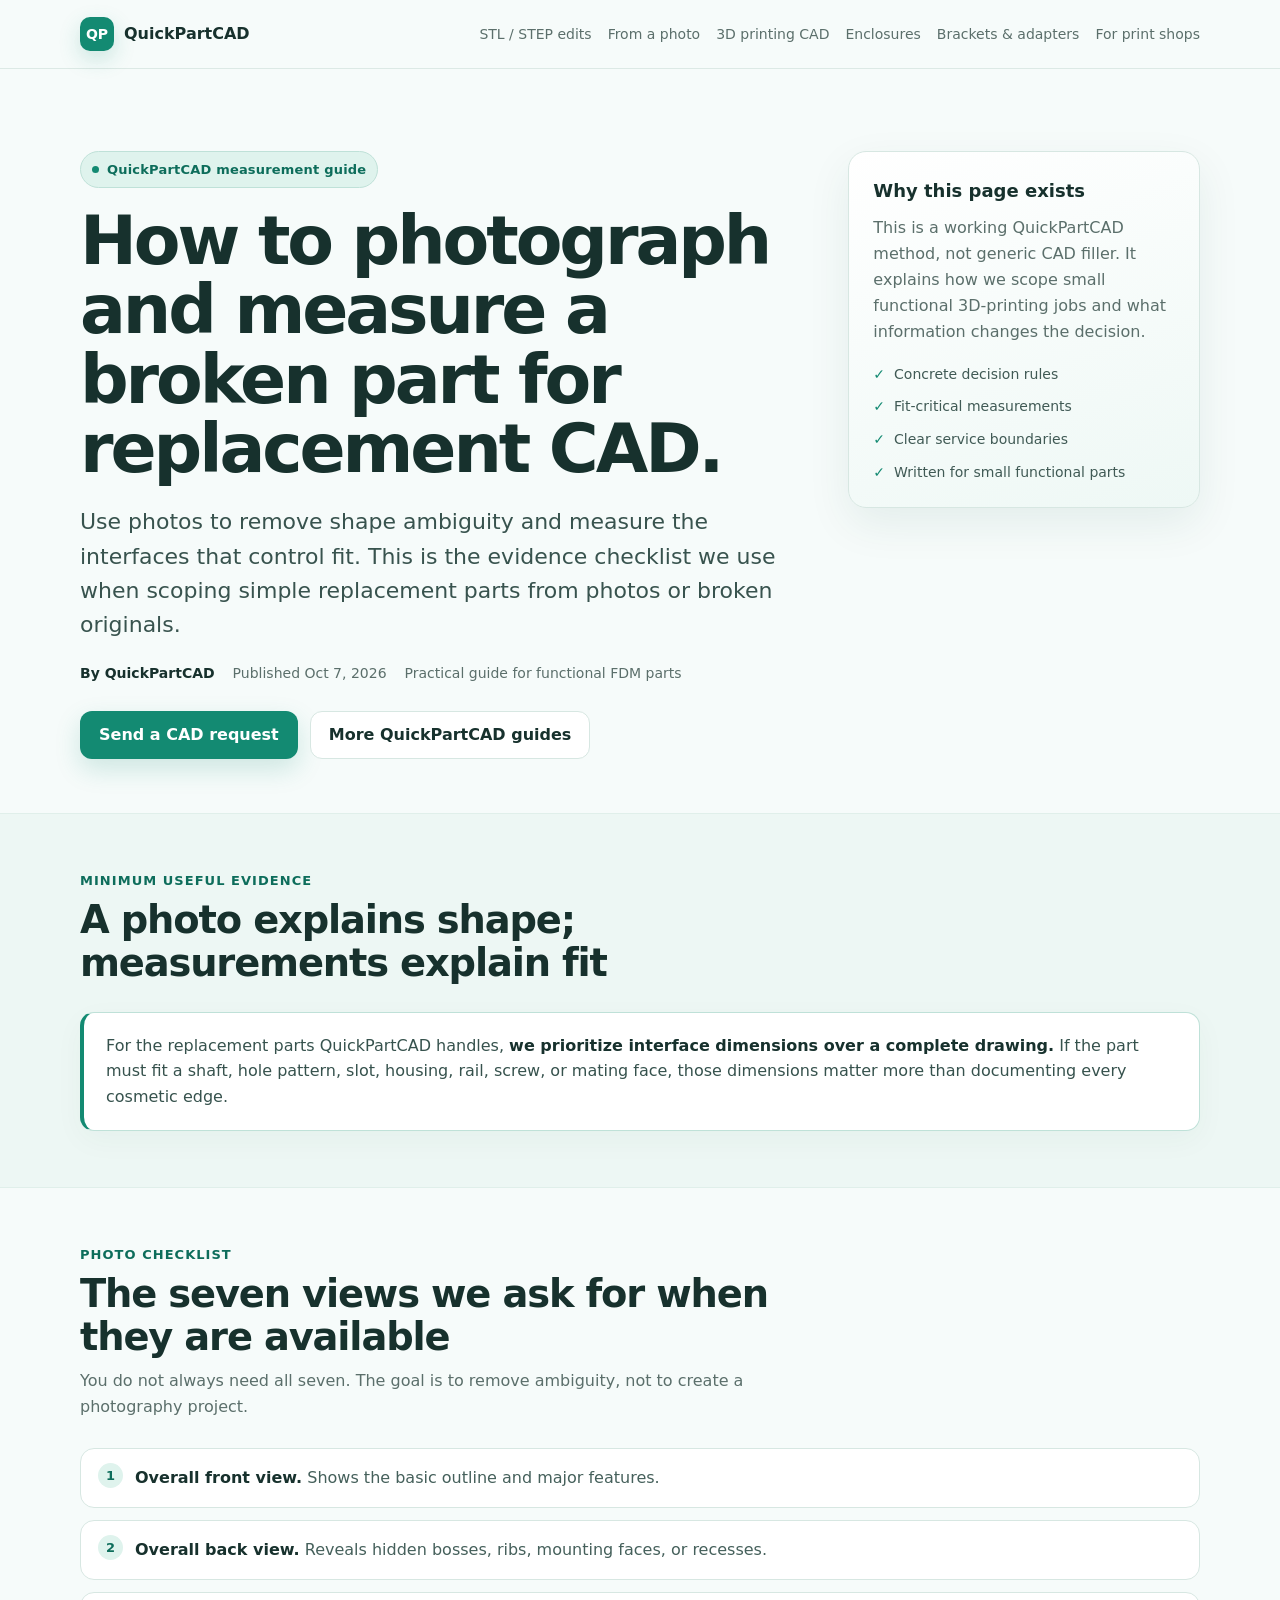
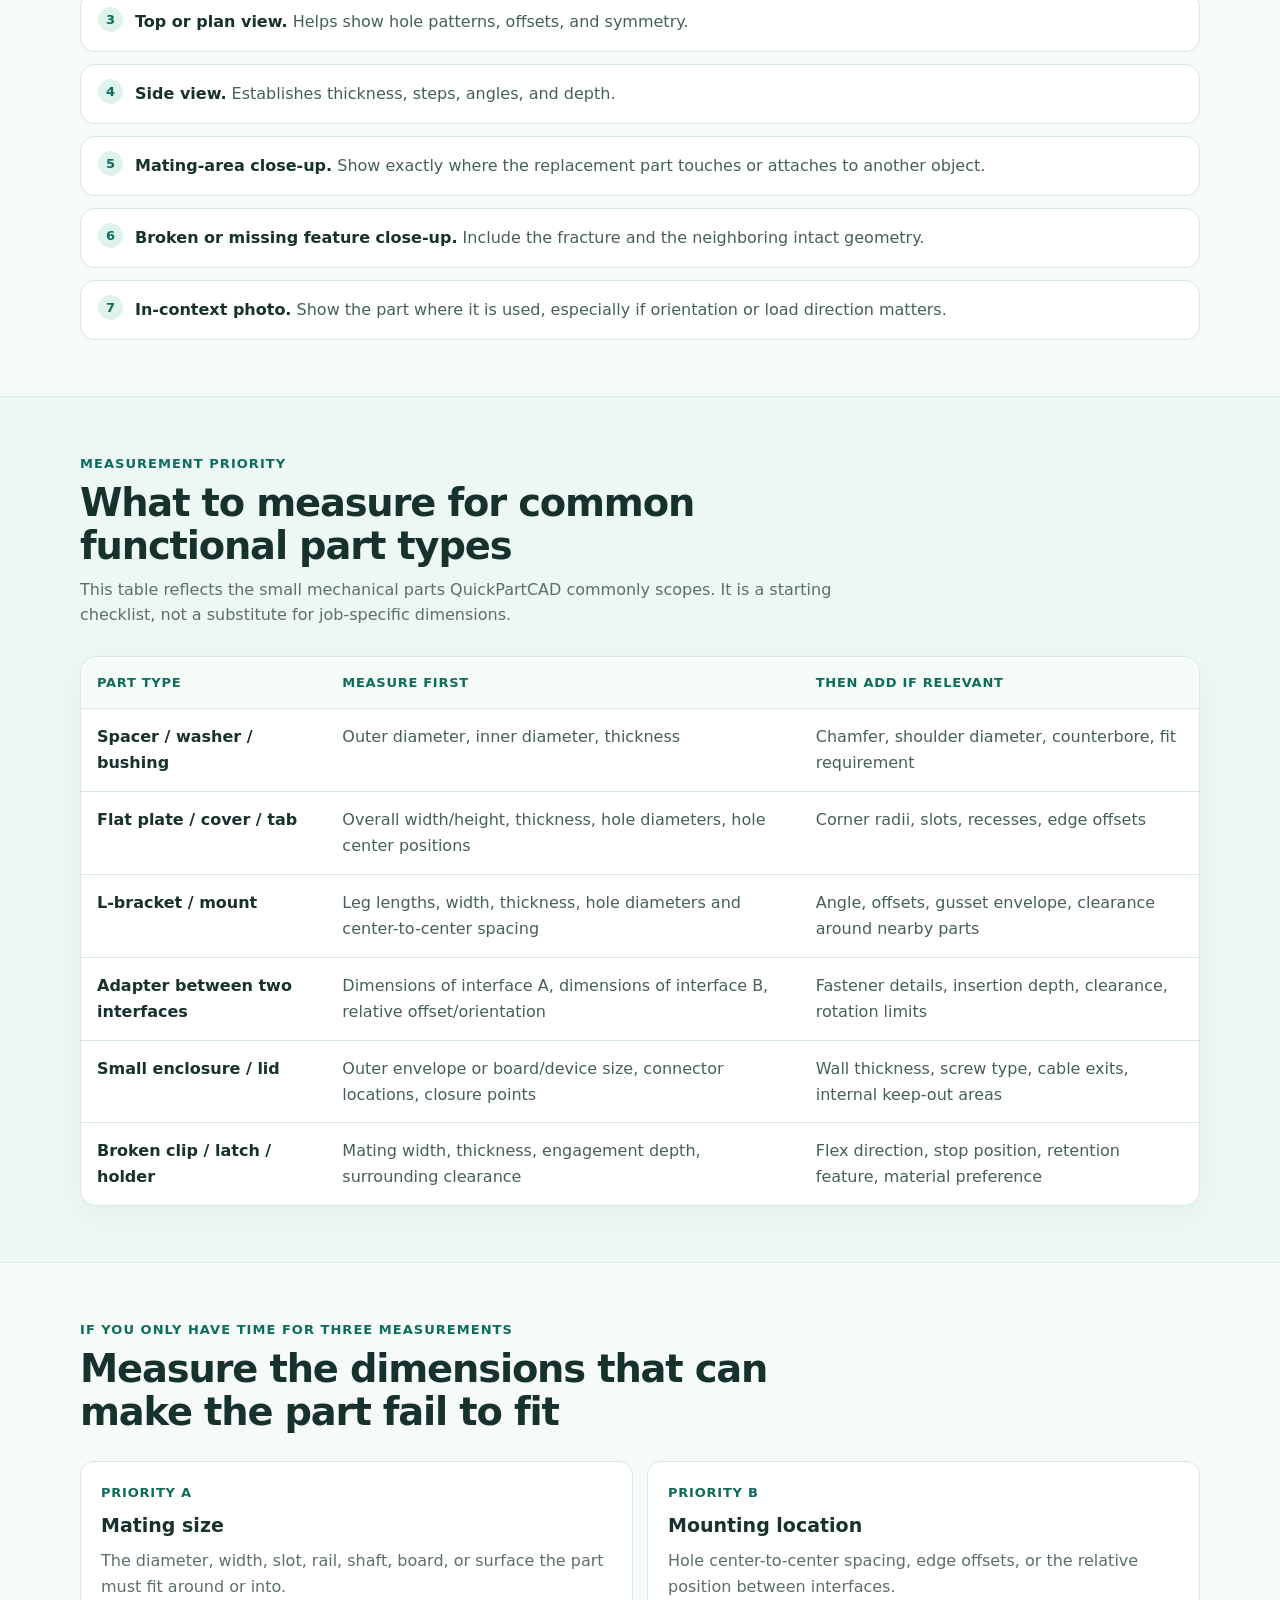
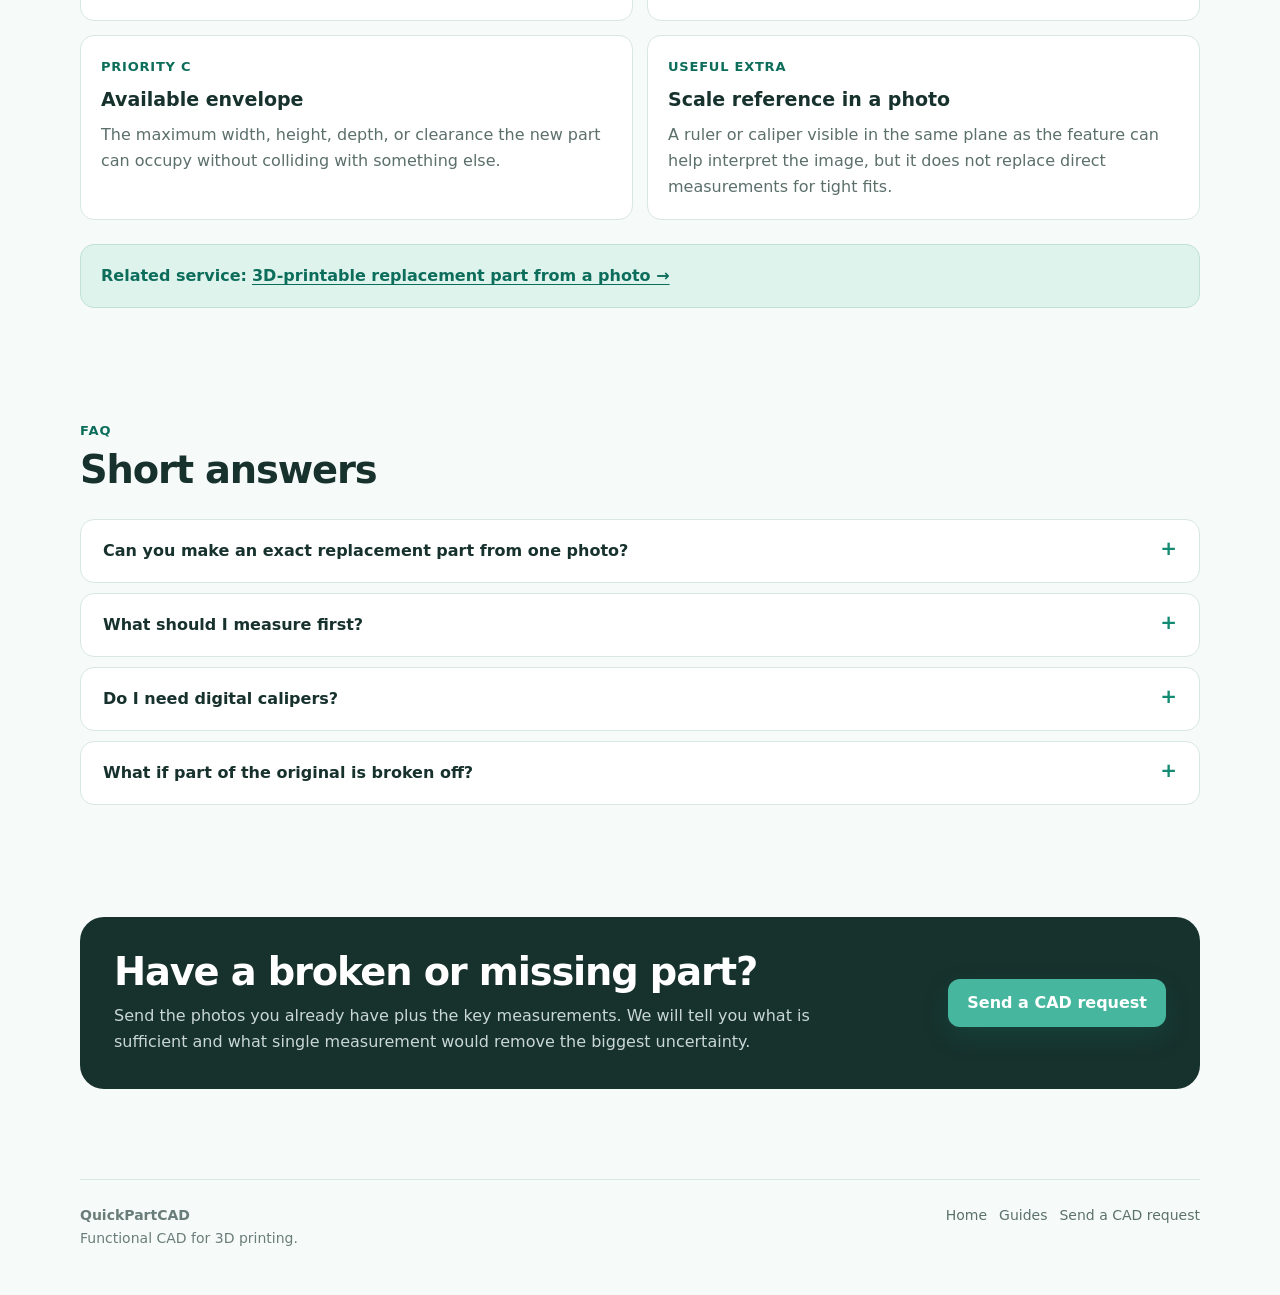
<file: replacement-part-photo-measurement-guide.html>
<!DOCTYPE html>

<html lang="en">
<head>
<meta charset="utf-8"/>
<meta content="width=device-width,initial-scale=1" name="viewport"/>
<title>How to Photograph and Measure a Part for Replacement CAD | QuickPartCAD</title>
<meta content="A practical QuickPartCAD checklist for photographing and measuring a broken or missing part before recreating it as functional CAD for 3D printing." name="description"/>
<meta content="index,follow,max-image-preview:large,max-snippet:-1,max-video-preview:-1" name="robots"/>
<link href="https://quickpartcad.github.io/quickpartcad-site/replacement-part-photo-measurement-guide.html" rel="canonical"/>
<meta content="article" property="og:type"/>
<meta content="QuickPartCAD" property="og:site_name"/>
<meta content="How to Photograph and Measure a Part for Replacement CAD | QuickPartCAD" property="og:title"/>
<meta content="A practical QuickPartCAD checklist for photographing and measuring a broken or missing part before recreating it as functional CAD for 3D printing." property="og:description"/>
<meta content="https://quickpartcad.github.io/quickpartcad-site/replacement-part-photo-measurement-guide.html" property="og:url"/>
<meta content="summary" name="twitter:card"/>
<link href="problem-pages.css" rel="stylesheet"/>
<script type="application/ld+json">{"@context":"https://schema.org","@graph":[{"@type":"Organization","@id":"https://quickpartcad.github.io/quickpartcad-site/#organization","name":"QuickPartCAD","url":"https://quickpartcad.github.io/quickpartcad-site/","email":"quickpartcad@gmail.com","description":"Focused CAD service for functional parts and 3D printing."},{"@type":"Article","@id":"https://quickpartcad.github.io/quickpartcad-site/replacement-part-photo-measurement-guide.html#article","headline":"How to Photograph and Measure a Part for Replacement CAD | QuickPartCAD","description":"A practical QuickPartCAD checklist for photographing and measuring a broken or missing part before recreating it as functional CAD for 3D printing.","url":"https://quickpartcad.github.io/quickpartcad-site/replacement-part-photo-measurement-guide.html","datePublished":"2026-10-07","dateModified":"2026-10-07","author":{"@id":"https://quickpartcad.github.io/quickpartcad-site/#organization"},"publisher":{"@id":"https://quickpartcad.github.io/quickpartcad-site/#organization"},"mainEntityOfPage":{"@type":"WebPage","@id":"https://quickpartcad.github.io/quickpartcad-site/replacement-part-photo-measurement-guide.html#webpage"}},{"@type":"WebPage","@id":"https://quickpartcad.github.io/quickpartcad-site/replacement-part-photo-measurement-guide.html#webpage","url":"https://quickpartcad.github.io/quickpartcad-site/replacement-part-photo-measurement-guide.html","name":"How to Photograph and Measure a Part for Replacement CAD | QuickPartCAD","description":"A practical QuickPartCAD checklist for photographing and measuring a broken or missing part before recreating it as functional CAD for 3D printing.","isPartOf":{"@id":"https://quickpartcad.github.io/quickpartcad-site/"},"about":{"@id":"https://quickpartcad.github.io/quickpartcad-site/replacement-part-photo-measurement-guide.html#article"},"dateModified":"2026-10-07"},{"@type":"BreadcrumbList","itemListElement":[{"@type":"ListItem","position":1,"name":"QuickPartCAD","item":"https://quickpartcad.github.io/quickpartcad-site/"},{"@type":"ListItem","position":2,"name":"Practical CAD guides","item":"https://quickpartcad.github.io/quickpartcad-site/#practical-guides"},{"@type":"ListItem","position":3,"name":"How to Photograph and Measure a Part for Replacement CAD | QuickPartCAD","item":"https://quickpartcad.github.io/quickpartcad-site/replacement-part-photo-measurement-guide.html"}]},{"@type":"FAQPage","@id":"https://quickpartcad.github.io/quickpartcad-site/replacement-part-photo-measurement-guide.html#faq","mainEntity":[{"@type":"Question","name":"Can you make an exact replacement part from one photo?","acceptedAnswer":{"@type":"Answer","text":"Usually not from one photo alone. A photo shows shape and context, but exact fit normally needs at least a few measurements or a known scale reference. For simple parts, a small set of fit-critical dimensions can be enough."}},{"@type":"Question","name":"What should I measure first?","acceptedAnswer":{"@type":"Answer","text":"Measure the interfaces first: holes, shafts, slots, mating faces, center-to-center spacing, and the overall envelope. Cosmetic dimensions can usually wait until the fit is understood."}},{"@type":"Question","name":"Do I need digital calipers?","acceptedAnswer":{"@type":"Answer","text":"They are helpful for small features and tight fits, but not mandatory for every part. A ruler can be sufficient for larger non-critical geometry. Better measurement tools matter most at the interfaces."}},{"@type":"Question","name":"What if part of the original is broken off?","acceptedAnswer":{"@type":"Answer","text":"Photograph the broken part and the object it mates with. Dimensions from the mating object can often reconstruct the missing interface more reliably than guessing the broken geometry."}}]}]}</script>
</head>
<body>
<header class="site-header"><div class="wrap header-row"><a aria-label="QuickPartCAD home" class="brand" href="./"><span class="brand-mark">QP</span><span>QuickPartCAD</span></a><nav aria-label="CAD services" class="top-nav"><a href="stl-step-modification-service.html">STL / STEP edits</a><a href="replacement-part-from-photo.html">From a photo</a><a href="cad-design-for-3d-printing.html">3D printing CAD</a><a href="custom-enclosure-for-fdm-printing.html">Enclosures</a><a href="bracket-adapter-cad-design.html">Brackets &amp; adapters</a><a href="cad-support-for-3d-print-shops.html">For print shops</a></nav></div></header>
<main>
<section class="hero"><div class="wrap hero-grid"><div><div class="eyebrow">QuickPartCAD measurement guide</div><h1>How to photograph and measure a broken part for replacement CAD.</h1><p class="lead">Use photos to remove shape ambiguity and measure the interfaces that control fit. This is the evidence checklist we use when scoping simple replacement parts from photos or broken originals.</p><div class="article-meta"><span><strong>By QuickPartCAD</strong></span><span>Published Oct 7, 2026</span><span>Practical guide for functional FDM parts</span></div><div class="hero-actions"><a class="btn btn-primary" href="index.html#request">Send a CAD request</a><a class="btn btn-secondary" href="./#practical-guides">More QuickPartCAD guides</a></div></div><aside class="hero-card"><h2>Why this page exists</h2><p>This is a working QuickPartCAD method, not generic CAD filler. It explains how we scope small functional 3D-printing jobs and what information changes the decision.</p><ul class="mini-list"><li>Concrete decision rules</li><li>Fit-critical measurements</li><li>Clear service boundaries</li><li>Written for small functional parts</li></ul></aside></div></section>
<section class="section-soft"><div class="wrap"><div class="section-head"><div class="kicker">Minimum useful evidence</div><h2>A photo explains shape; measurements explain fit</h2></div><div class="answer-box"><p>For the replacement parts QuickPartCAD handles, <strong>we prioritize interface dimensions over a complete drawing.</strong> If the part must fit a shaft, hole pattern, slot, housing, rail, screw, or mating face, those dimensions matter more than documenting every cosmetic edge.</p></div></div></section>
<section><div class="wrap"><div class="section-head"><div class="kicker">Photo checklist</div><h2>The seven views we ask for when they are available</h2><p>You do not always need all seven. The goal is to remove ambiguity, not to create a photography project.</p></div><ol class="rank-list"><li><strong>Overall front view.</strong> Shows the basic outline and major features.</li><li><strong>Overall back view.</strong> Reveals hidden bosses, ribs, mounting faces, or recesses.</li><li><strong>Top or plan view.</strong> Helps show hole patterns, offsets, and symmetry.</li><li><strong>Side view.</strong> Establishes thickness, steps, angles, and depth.</li><li><strong>Mating-area close-up.</strong> Show exactly where the replacement part touches or attaches to another object.</li><li><strong>Broken or missing feature close-up.</strong> Include the fracture and the neighboring intact geometry.</li><li><strong>In-context photo.</strong> Show the part where it is used, especially if orientation or load direction matters.</li></ol></div></section>
<section class="section-soft"><div class="wrap"><div class="section-head"><div class="kicker">Measurement priority</div><h2>What to measure for common functional part types</h2><p>This table reflects the small mechanical parts QuickPartCAD commonly scopes. It is a starting checklist, not a substitute for job-specific dimensions.</p></div><div class="guide-table-wrap"><table class="guide-table"><thead><tr><th>Part type</th><th>Measure first</th><th>Then add if relevant</th></tr></thead><tbody>
<tr><td><strong>Spacer / washer / bushing</strong></td><td>Outer diameter, inner diameter, thickness</td><td>Chamfer, shoulder diameter, counterbore, fit requirement</td></tr>
<tr><td><strong>Flat plate / cover / tab</strong></td><td>Overall width/height, thickness, hole diameters, hole center positions</td><td>Corner radii, slots, recesses, edge offsets</td></tr>
<tr><td><strong>L-bracket / mount</strong></td><td>Leg lengths, width, thickness, hole diameters and center-to-center spacing</td><td>Angle, offsets, gusset envelope, clearance around nearby parts</td></tr>
<tr><td><strong>Adapter between two interfaces</strong></td><td>Dimensions of interface A, dimensions of interface B, relative offset/orientation</td><td>Fastener details, insertion depth, clearance, rotation limits</td></tr>
<tr><td><strong>Small enclosure / lid</strong></td><td>Outer envelope or board/device size, connector locations, closure points</td><td>Wall thickness, screw type, cable exits, internal keep-out areas</td></tr>
<tr><td><strong>Broken clip / latch / holder</strong></td><td>Mating width, thickness, engagement depth, surrounding clearance</td><td>Flex direction, stop position, retention feature, material preference</td></tr>
</tbody></table></div></div></section>
<section><div class="wrap"><div class="section-head"><div class="kicker">If you only have time for three measurements</div><h2>Measure the dimensions that can make the part fail to fit</h2></div><div class="rule-grid"><div class="rule"><b>Priority A</b><h3>Mating size</h3><p>The diameter, width, slot, rail, shaft, board, or surface the part must fit around or into.</p></div><div class="rule"><b>Priority B</b><h3>Mounting location</h3><p>Hole center-to-center spacing, edge offsets, or the relative position between interfaces.</p></div><div class="rule"><b>Priority C</b><h3>Available envelope</h3><p>The maximum width, height, depth, or clearance the new part can occupy without colliding with something else.</p></div><div class="rule"><b>Useful extra</b><h3>Scale reference in a photo</h3><p>A ruler or caliper visible in the same plane as the feature can help interpret the image, but it does not replace direct measurements for tight fits.</p></div></div><div class="inline-guide"><strong>Related service:</strong> <a href="replacement-part-from-photo.html">3D-printable replacement part from a photo →</a></div></div></section>
<section><div class="wrap"><div class="section-head"><div class="kicker">FAQ</div><h2>Short answers</h2></div><div class="faq"><details><summary>Can you make an exact replacement part from one photo?</summary><p>Usually not from one photo alone. A photo shows shape and context, but exact fit normally needs at least a few measurements or a known scale reference. For simple parts, a small set of fit-critical dimensions can be enough.</p></details><details><summary>What should I measure first?</summary><p>Measure the interfaces first: holes, shafts, slots, mating faces, center-to-center spacing, and the overall envelope. Cosmetic dimensions can usually wait until the fit is understood.</p></details><details><summary>Do I need digital calipers?</summary><p>They are helpful for small features and tight fits, but not mandatory for every part. A ruler can be sufficient for larger non-critical geometry. Better measurement tools matter most at the interfaces.</p></details><details><summary>What if part of the original is broken off?</summary><p>Photograph the broken part and the object it mates with. Dimensions from the mating object can often reconstruct the missing interface more reliably than guessing the broken geometry.</p></details></div></div></section>
<section><div class="wrap"><div class="cta-panel"><div><h2>Have a broken or missing part?</h2><p>Send the photos you already have plus the key measurements. We will tell you what is sufficient and what single measurement would remove the biggest uncertainty.</p></div><a class="btn btn-primary" href="index.html#request">Send a CAD request</a></div></div></section>
</main>
<footer class="site-footer"><div class="wrap footer-row"><div><strong>QuickPartCAD</strong><br/>Functional CAD for 3D printing.</div><div class="footer-links"><a href="./">Home</a><a href="./#practical-guides">Guides</a><a href="index.html#request">Send a CAD request</a></div></div></footer>
</body></html>
</file>
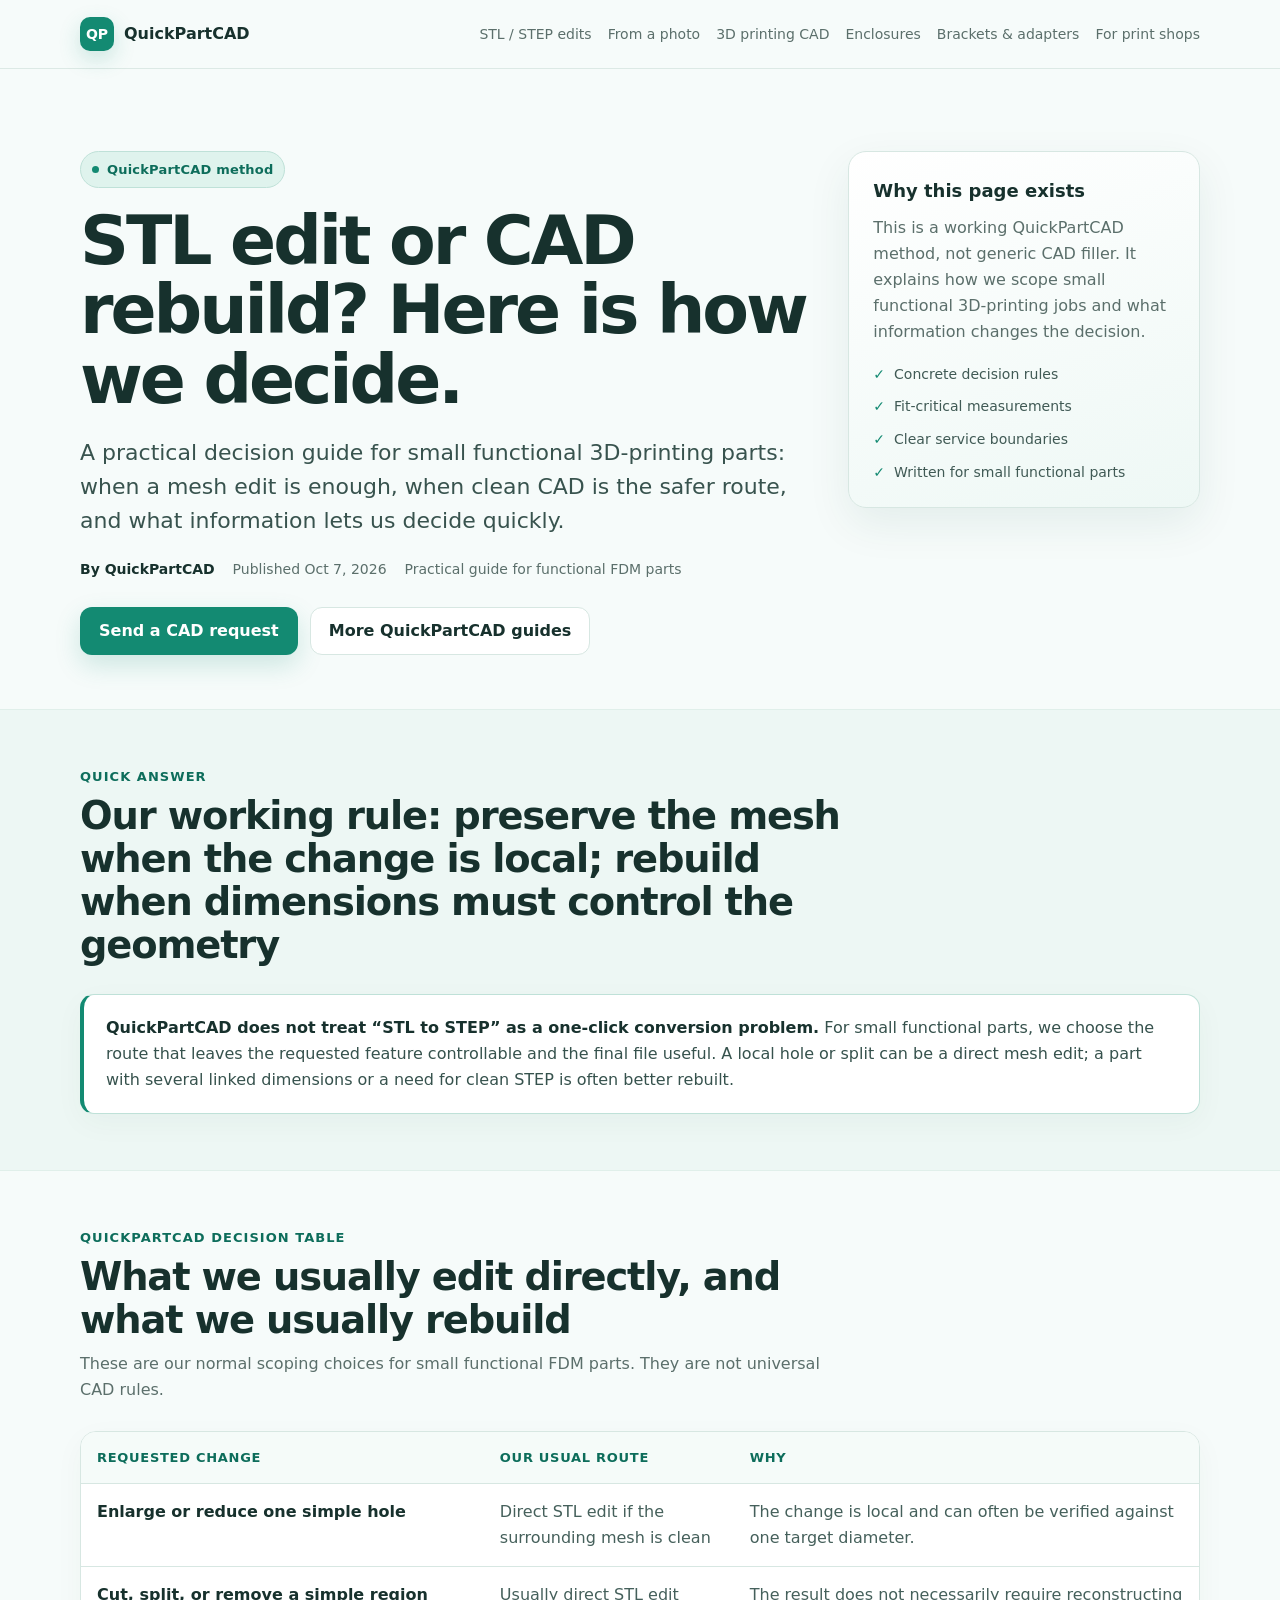
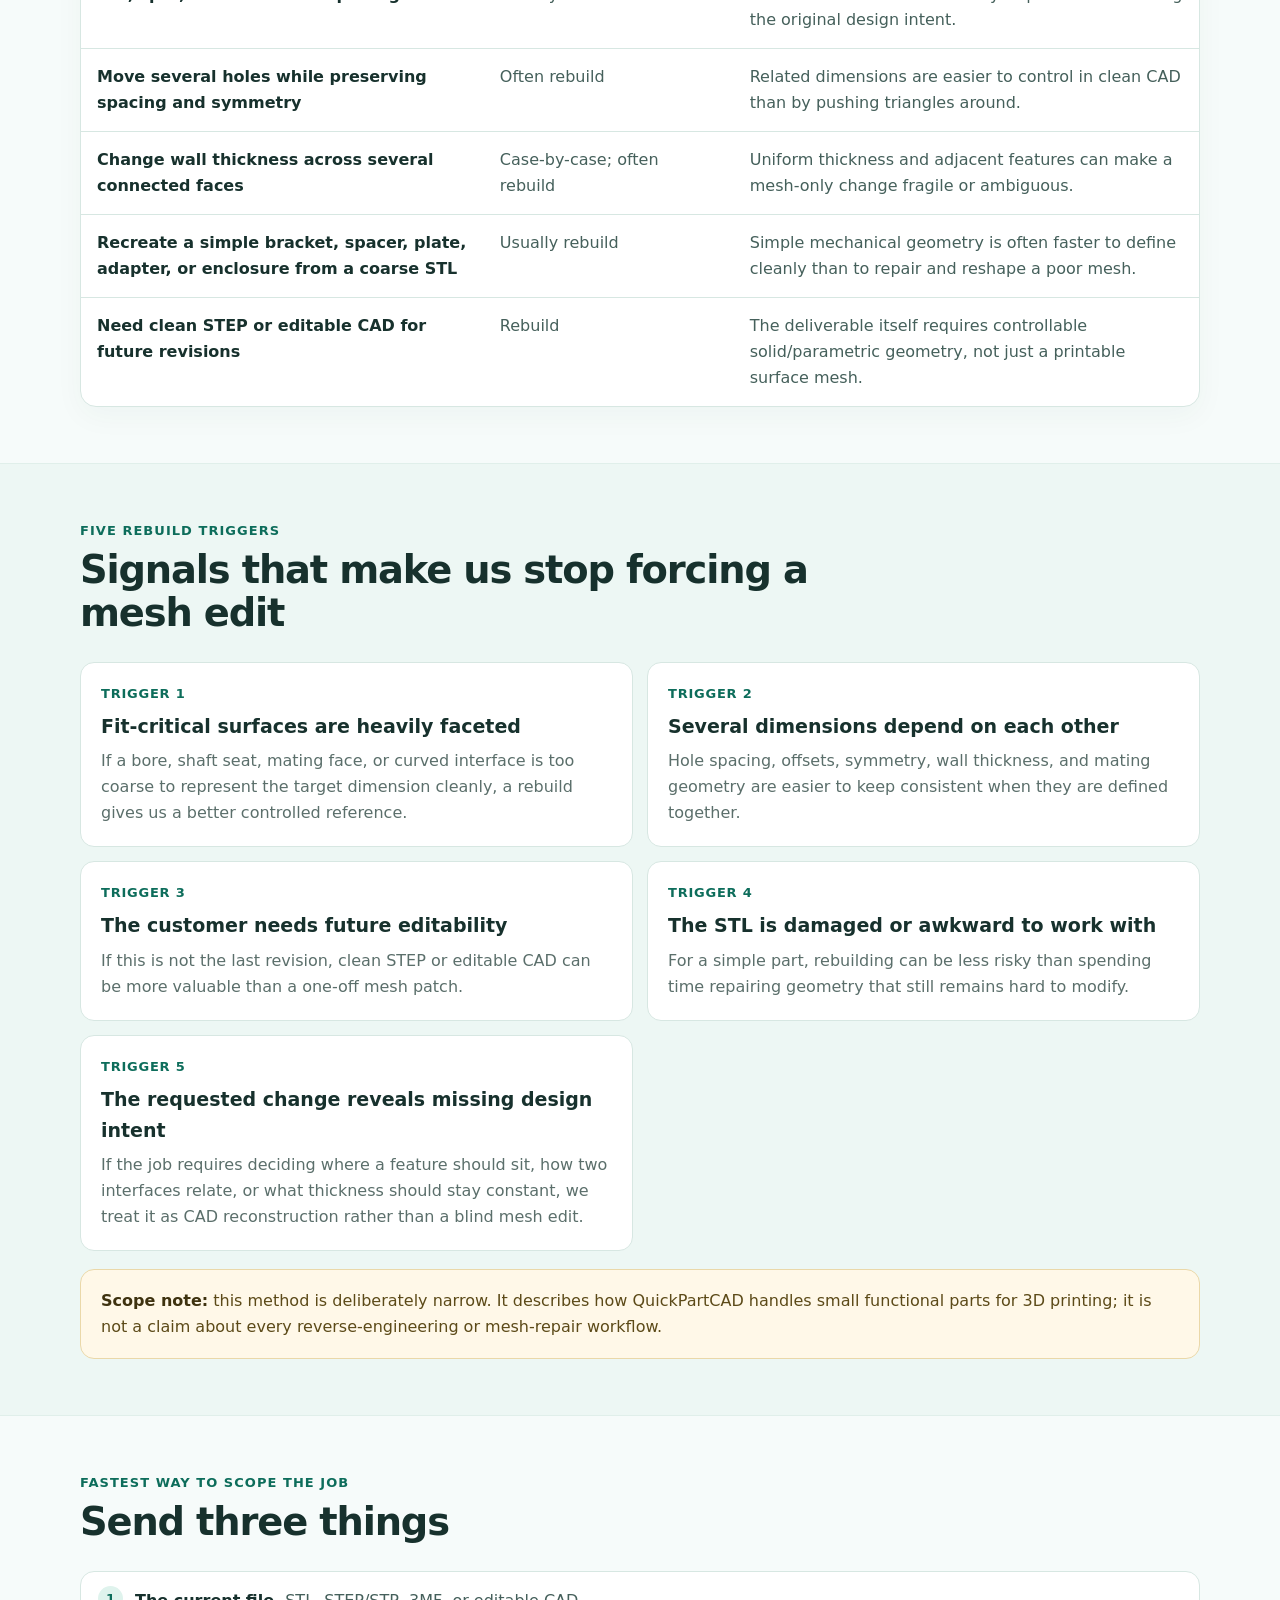
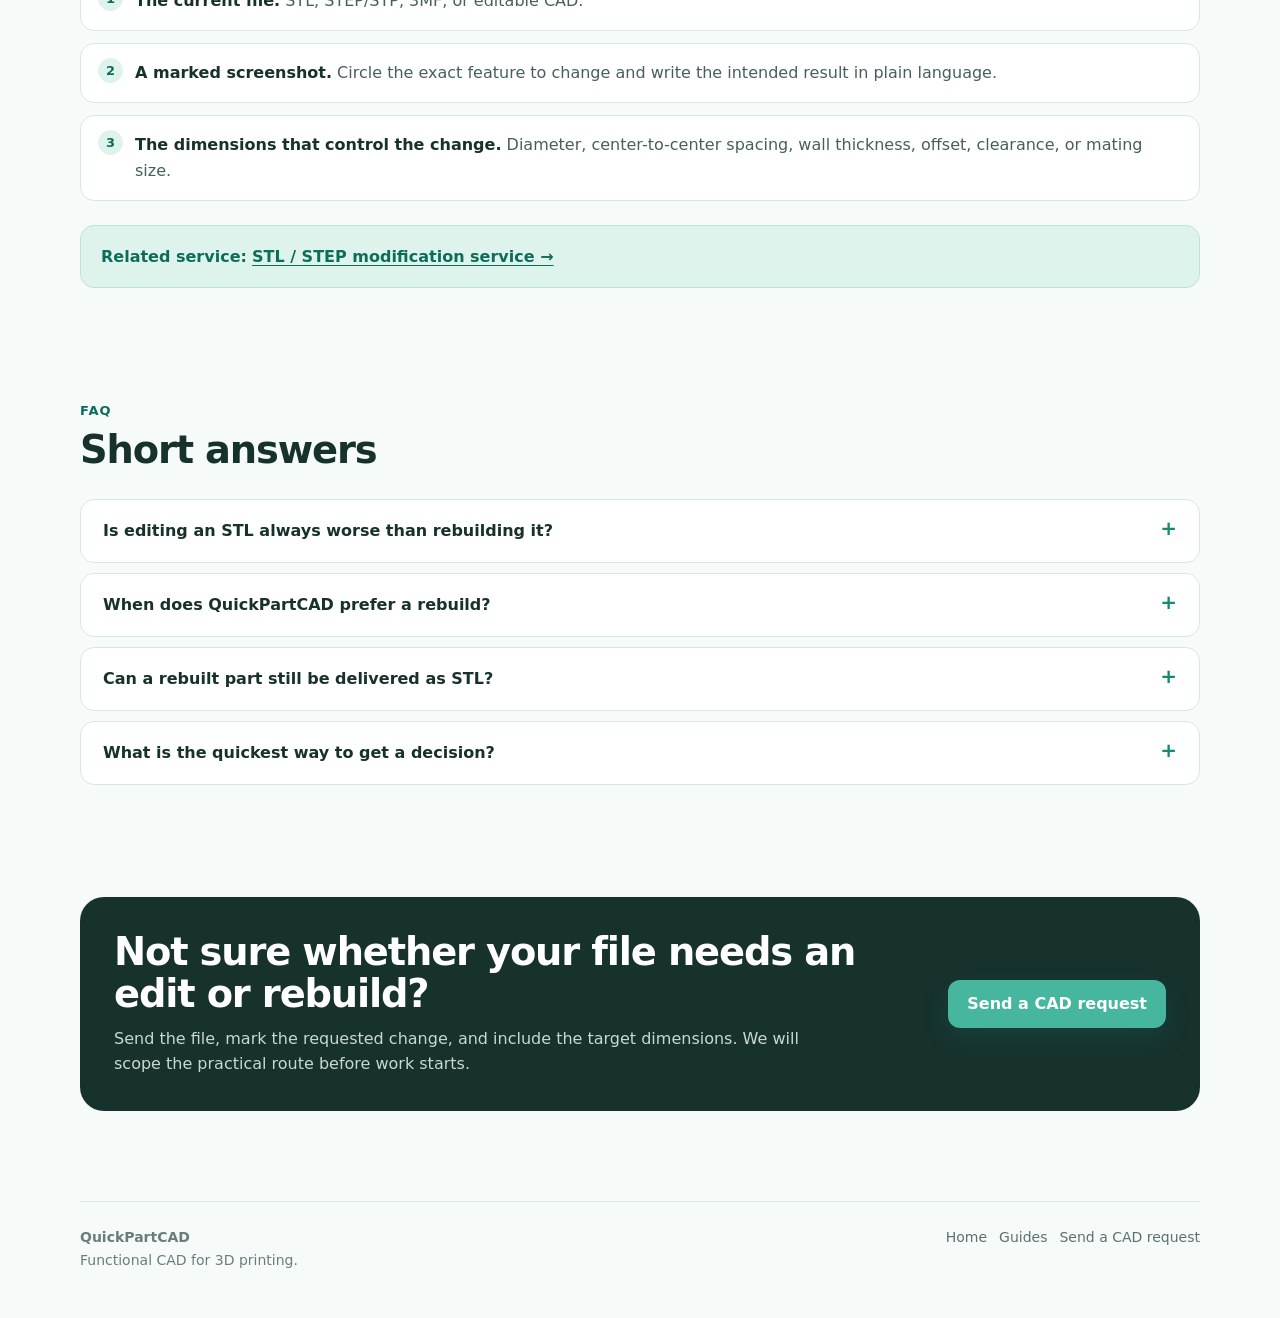
<file: stl-edit-vs-cad-rebuild-guide.html>
<!DOCTYPE html>

<html lang="en">
<head>
<meta charset="utf-8"/>
<meta content="width=device-width,initial-scale=1" name="viewport"/>
<title>STL Edit vs CAD Rebuild: How QuickPartCAD Decides | Practical Guide</title>
<meta content="QuickPartCAD explains when we edit an STL directly and when we rebuild a simple functional part as clean CAD, with a decision table and five rebuild triggers." name="description"/>
<meta content="index,follow,max-image-preview:large,max-snippet:-1,max-video-preview:-1" name="robots"/>
<link href="https://quickpartcad.github.io/quickpartcad-site/stl-edit-vs-cad-rebuild-guide.html" rel="canonical"/>
<meta content="article" property="og:type"/>
<meta content="QuickPartCAD" property="og:site_name"/>
<meta content="STL Edit vs CAD Rebuild: How QuickPartCAD Decides | Practical Guide" property="og:title"/>
<meta content="QuickPartCAD explains when we edit an STL directly and when we rebuild a simple functional part as clean CAD, with a decision table and five rebuild triggers." property="og:description"/>
<meta content="https://quickpartcad.github.io/quickpartcad-site/stl-edit-vs-cad-rebuild-guide.html" property="og:url"/>
<meta content="summary" name="twitter:card"/>
<link href="problem-pages.css" rel="stylesheet"/>
<script type="application/ld+json">{"@context":"https://schema.org","@graph":[{"@type":"Organization","@id":"https://quickpartcad.github.io/quickpartcad-site/#organization","name":"QuickPartCAD","url":"https://quickpartcad.github.io/quickpartcad-site/","email":"quickpartcad@gmail.com","description":"Focused CAD service for functional parts and 3D printing."},{"@type":"Article","@id":"https://quickpartcad.github.io/quickpartcad-site/stl-edit-vs-cad-rebuild-guide.html#article","headline":"STL Edit vs CAD Rebuild: How QuickPartCAD Decides | Practical Guide","description":"QuickPartCAD explains when we edit an STL directly and when we rebuild a simple functional part as clean CAD, with a decision table and five rebuild triggers.","url":"https://quickpartcad.github.io/quickpartcad-site/stl-edit-vs-cad-rebuild-guide.html","datePublished":"2026-10-07","dateModified":"2026-10-07","author":{"@id":"https://quickpartcad.github.io/quickpartcad-site/#organization"},"publisher":{"@id":"https://quickpartcad.github.io/quickpartcad-site/#organization"},"mainEntityOfPage":{"@type":"WebPage","@id":"https://quickpartcad.github.io/quickpartcad-site/stl-edit-vs-cad-rebuild-guide.html#webpage"}},{"@type":"WebPage","@id":"https://quickpartcad.github.io/quickpartcad-site/stl-edit-vs-cad-rebuild-guide.html#webpage","url":"https://quickpartcad.github.io/quickpartcad-site/stl-edit-vs-cad-rebuild-guide.html","name":"STL Edit vs CAD Rebuild: How QuickPartCAD Decides | Practical Guide","description":"QuickPartCAD explains when we edit an STL directly and when we rebuild a simple functional part as clean CAD, with a decision table and five rebuild triggers.","isPartOf":{"@id":"https://quickpartcad.github.io/quickpartcad-site/"},"about":{"@id":"https://quickpartcad.github.io/quickpartcad-site/stl-edit-vs-cad-rebuild-guide.html#article"},"dateModified":"2026-10-07"},{"@type":"BreadcrumbList","itemListElement":[{"@type":"ListItem","position":1,"name":"QuickPartCAD","item":"https://quickpartcad.github.io/quickpartcad-site/"},{"@type":"ListItem","position":2,"name":"Practical CAD guides","item":"https://quickpartcad.github.io/quickpartcad-site/#practical-guides"},{"@type":"ListItem","position":3,"name":"STL Edit vs CAD Rebuild: How QuickPartCAD Decides | Practical Guide","item":"https://quickpartcad.github.io/quickpartcad-site/stl-edit-vs-cad-rebuild-guide.html"}]},{"@type":"FAQPage","@id":"https://quickpartcad.github.io/quickpartcad-site/stl-edit-vs-cad-rebuild-guide.html#faq","mainEntity":[{"@type":"Question","name":"Is editing an STL always worse than rebuilding it?","acceptedAnswer":{"@type":"Answer","text":"No. A direct STL edit can be the fastest and cleanest choice when the requested change is local and the mesh around it is usable. QuickPartCAD rebuilds only when the geometry or deliverable makes that the more reliable route."}},{"@type":"Question","name":"When does QuickPartCAD prefer a rebuild?","acceptedAnswer":{"@type":"Answer","text":"We usually lean toward a rebuild when several dimensions are linked, the mesh is coarse around fit-critical features, symmetry or repeated geometry matters, or the customer needs clean STEP or editable CAD rather than only a printable mesh."}},{"@type":"Question","name":"Can a rebuilt part still be delivered as STL?","acceptedAnswer":{"@type":"Answer","text":"Yes. A clean CAD rebuild can be exported to STL or 3MF for printing, and STEP or editable CAD can also be included when agreed."}},{"@type":"Question","name":"What is the quickest way to get a decision?","acceptedAnswer":{"@type":"Answer","text":"Send the original file, a marked screenshot, and the target dimensions. For a small functional part, that is usually enough for us to say edit, rebuild, or not a fit for the service."}}]}]}</script>
</head>
<body>
<header class="site-header"><div class="wrap header-row"><a aria-label="QuickPartCAD home" class="brand" href="./"><span class="brand-mark">QP</span><span>QuickPartCAD</span></a><nav aria-label="CAD services" class="top-nav"><a href="stl-step-modification-service.html">STL / STEP edits</a><a href="replacement-part-from-photo.html">From a photo</a><a href="cad-design-for-3d-printing.html">3D printing CAD</a><a href="custom-enclosure-for-fdm-printing.html">Enclosures</a><a href="bracket-adapter-cad-design.html">Brackets &amp; adapters</a><a href="cad-support-for-3d-print-shops.html">For print shops</a></nav></div></header>
<main>
<section class="hero"><div class="wrap hero-grid"><div><div class="eyebrow">QuickPartCAD method</div><h1>STL edit or CAD rebuild? Here is how we decide.</h1><p class="lead">A practical decision guide for small functional 3D-printing parts: when a mesh edit is enough, when clean CAD is the safer route, and what information lets us decide quickly.</p><div class="article-meta"><span><strong>By QuickPartCAD</strong></span><span>Published Oct 7, 2026</span><span>Practical guide for functional FDM parts</span></div><div class="hero-actions"><a class="btn btn-primary" href="index.html#request">Send a CAD request</a><a class="btn btn-secondary" href="./#practical-guides">More QuickPartCAD guides</a></div></div><aside class="hero-card"><h2>Why this page exists</h2><p>This is a working QuickPartCAD method, not generic CAD filler. It explains how we scope small functional 3D-printing jobs and what information changes the decision.</p><ul class="mini-list"><li>Concrete decision rules</li><li>Fit-critical measurements</li><li>Clear service boundaries</li><li>Written for small functional parts</li></ul></aside></div></section>
<section class="section-soft"><div class="wrap"><div class="section-head"><div class="kicker">Quick answer</div><h2>Our working rule: preserve the mesh when the change is local; rebuild when dimensions must control the geometry</h2></div><div class="answer-box"><p><strong>QuickPartCAD does not treat “STL to STEP” as a one-click conversion problem.</strong> For small functional parts, we choose the route that leaves the requested feature controllable and the final file useful. A local hole or split can be a direct mesh edit; a part with several linked dimensions or a need for clean STEP is often better rebuilt.</p></div></div></section>
<section><div class="wrap"><div class="section-head"><div class="kicker">QuickPartCAD decision table</div><h2>What we usually edit directly, and what we usually rebuild</h2><p>These are our normal scoping choices for small functional FDM parts. They are not universal CAD rules.</p></div><div class="guide-table-wrap"><table class="guide-table"><thead><tr><th>Requested change</th><th>Our usual route</th><th>Why</th></tr></thead><tbody>
<tr><td><strong>Enlarge or reduce one simple hole</strong></td><td>Direct STL edit if the surrounding mesh is clean</td><td>The change is local and can often be verified against one target diameter.</td></tr>
<tr><td><strong>Cut, split, or remove a simple region</strong></td><td>Usually direct STL edit</td><td>The result does not necessarily require reconstructing the original design intent.</td></tr>
<tr><td><strong>Move several holes while preserving spacing and symmetry</strong></td><td>Often rebuild</td><td>Related dimensions are easier to control in clean CAD than by pushing triangles around.</td></tr>
<tr><td><strong>Change wall thickness across several connected faces</strong></td><td>Case-by-case; often rebuild</td><td>Uniform thickness and adjacent features can make a mesh-only change fragile or ambiguous.</td></tr>
<tr><td><strong>Recreate a simple bracket, spacer, plate, adapter, or enclosure from a coarse STL</strong></td><td>Usually rebuild</td><td>Simple mechanical geometry is often faster to define cleanly than to repair and reshape a poor mesh.</td></tr>
<tr><td><strong>Need clean STEP or editable CAD for future revisions</strong></td><td>Rebuild</td><td>The deliverable itself requires controllable solid/parametric geometry, not just a printable surface mesh.</td></tr>
</tbody></table></div></div></section>
<section class="section-soft"><div class="wrap"><div class="section-head"><div class="kicker">Five rebuild triggers</div><h2>Signals that make us stop forcing a mesh edit</h2></div><div class="rule-grid">
<div class="rule"><b>Trigger 1</b><h3>Fit-critical surfaces are heavily faceted</h3><p>If a bore, shaft seat, mating face, or curved interface is too coarse to represent the target dimension cleanly, a rebuild gives us a better controlled reference.</p></div>
<div class="rule"><b>Trigger 2</b><h3>Several dimensions depend on each other</h3><p>Hole spacing, offsets, symmetry, wall thickness, and mating geometry are easier to keep consistent when they are defined together.</p></div>
<div class="rule"><b>Trigger 3</b><h3>The customer needs future editability</h3><p>If this is not the last revision, clean STEP or editable CAD can be more valuable than a one-off mesh patch.</p></div>
<div class="rule"><b>Trigger 4</b><h3>The STL is damaged or awkward to work with</h3><p>For a simple part, rebuilding can be less risky than spending time repairing geometry that still remains hard to modify.</p></div>
<div class="rule"><b>Trigger 5</b><h3>The requested change reveals missing design intent</h3><p>If the job requires deciding where a feature should sit, how two interfaces relate, or what thickness should stay constant, we treat it as CAD reconstruction rather than a blind mesh edit.</p></div>
</div><div class="source-note" style="margin-top:18px"><strong>Scope note:</strong> this method is deliberately narrow. It describes how QuickPartCAD handles small functional parts for 3D printing; it is not a claim about every reverse-engineering or mesh-repair workflow.</div></div></section>
<section><div class="wrap"><div class="section-head"><div class="kicker">Fastest way to scope the job</div><h2>Send three things</h2></div><ol class="rank-list"><li><strong>The current file.</strong> STL, STEP/STP, 3MF, or editable CAD.</li><li><strong>A marked screenshot.</strong> Circle the exact feature to change and write the intended result in plain language.</li><li><strong>The dimensions that control the change.</strong> Diameter, center-to-center spacing, wall thickness, offset, clearance, or mating size.</li></ol><div class="inline-guide"><strong>Related service:</strong> <a href="stl-step-modification-service.html">STL / STEP modification service →</a></div></div></section>
<section><div class="wrap"><div class="section-head"><div class="kicker">FAQ</div><h2>Short answers</h2></div><div class="faq"><details><summary>Is editing an STL always worse than rebuilding it?</summary><p>No. A direct STL edit can be the fastest and cleanest choice when the requested change is local and the mesh around it is usable. QuickPartCAD rebuilds only when the geometry or deliverable makes that the more reliable route.</p></details><details><summary>When does QuickPartCAD prefer a rebuild?</summary><p>We usually lean toward a rebuild when several dimensions are linked, the mesh is coarse around fit-critical features, symmetry or repeated geometry matters, or the customer needs clean STEP or editable CAD rather than only a printable mesh.</p></details><details><summary>Can a rebuilt part still be delivered as STL?</summary><p>Yes. A clean CAD rebuild can be exported to STL or 3MF for printing, and STEP or editable CAD can also be included when agreed.</p></details><details><summary>What is the quickest way to get a decision?</summary><p>Send the original file, a marked screenshot, and the target dimensions. For a small functional part, that is usually enough for us to say edit, rebuild, or not a fit for the service.</p></details></div></div></section>
<section><div class="wrap"><div class="cta-panel"><div><h2>Not sure whether your file needs an edit or rebuild?</h2><p>Send the file, mark the requested change, and include the target dimensions. We will scope the practical route before work starts.</p></div><a class="btn btn-primary" href="index.html#request">Send a CAD request</a></div></div></section>
</main>
<footer class="site-footer"><div class="wrap footer-row"><div><strong>QuickPartCAD</strong><br/>Functional CAD for 3D printing.</div><div class="footer-links"><a href="./">Home</a><a href="./#practical-guides">Guides</a><a href="index.html#request">Send a CAD request</a></div></div></footer>
</body></html>
</file>
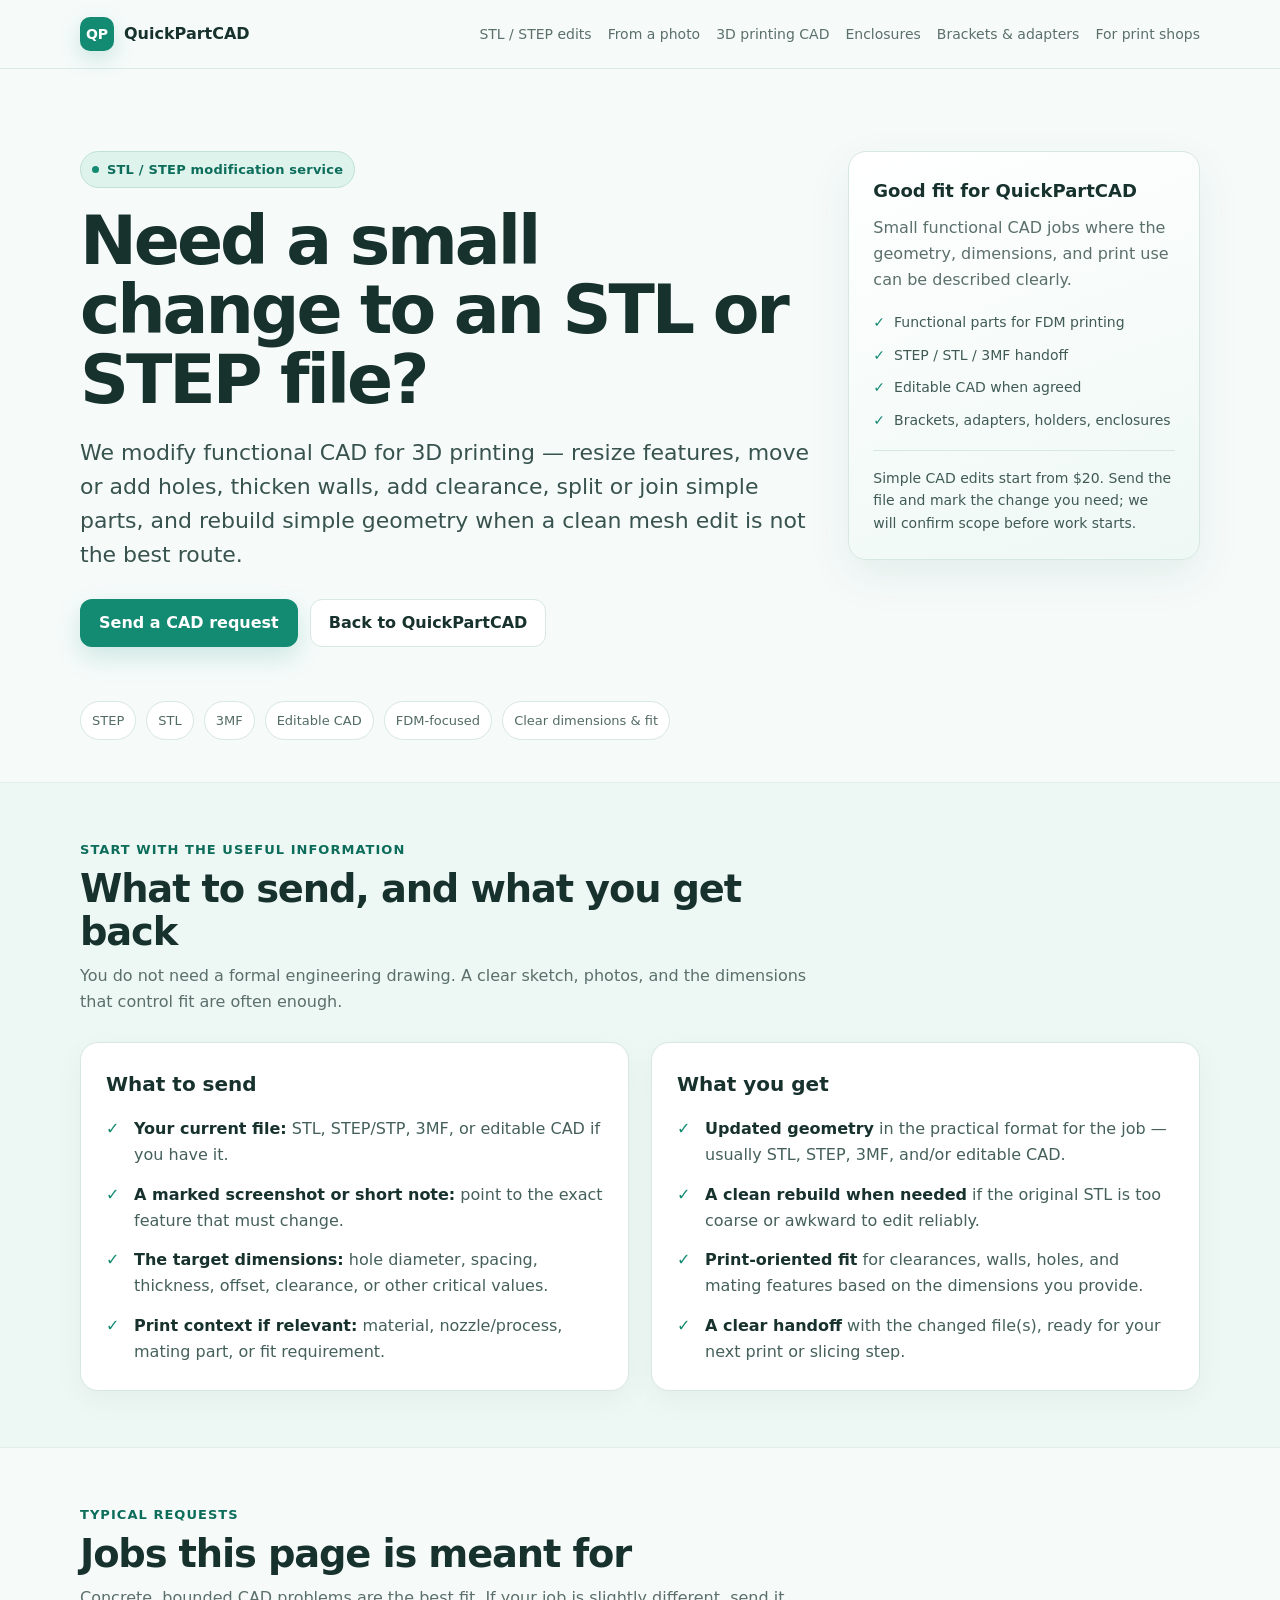
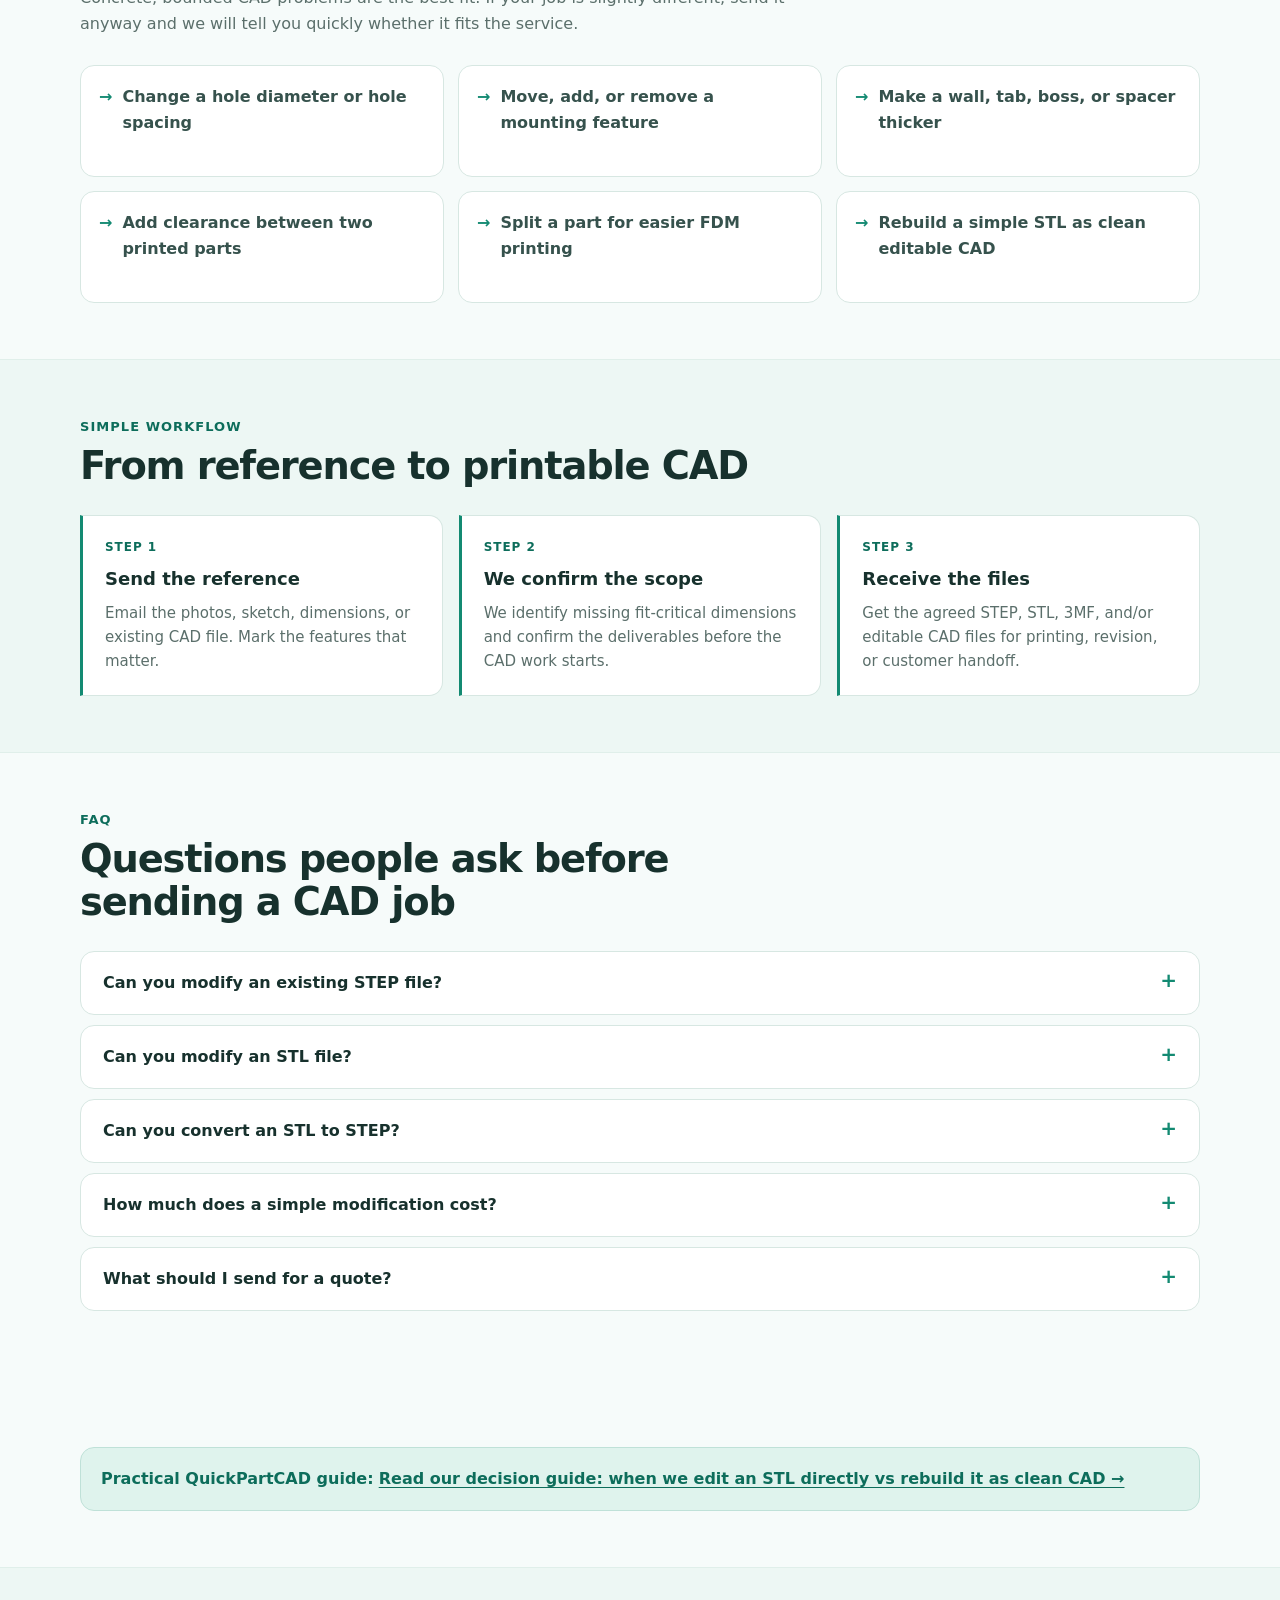
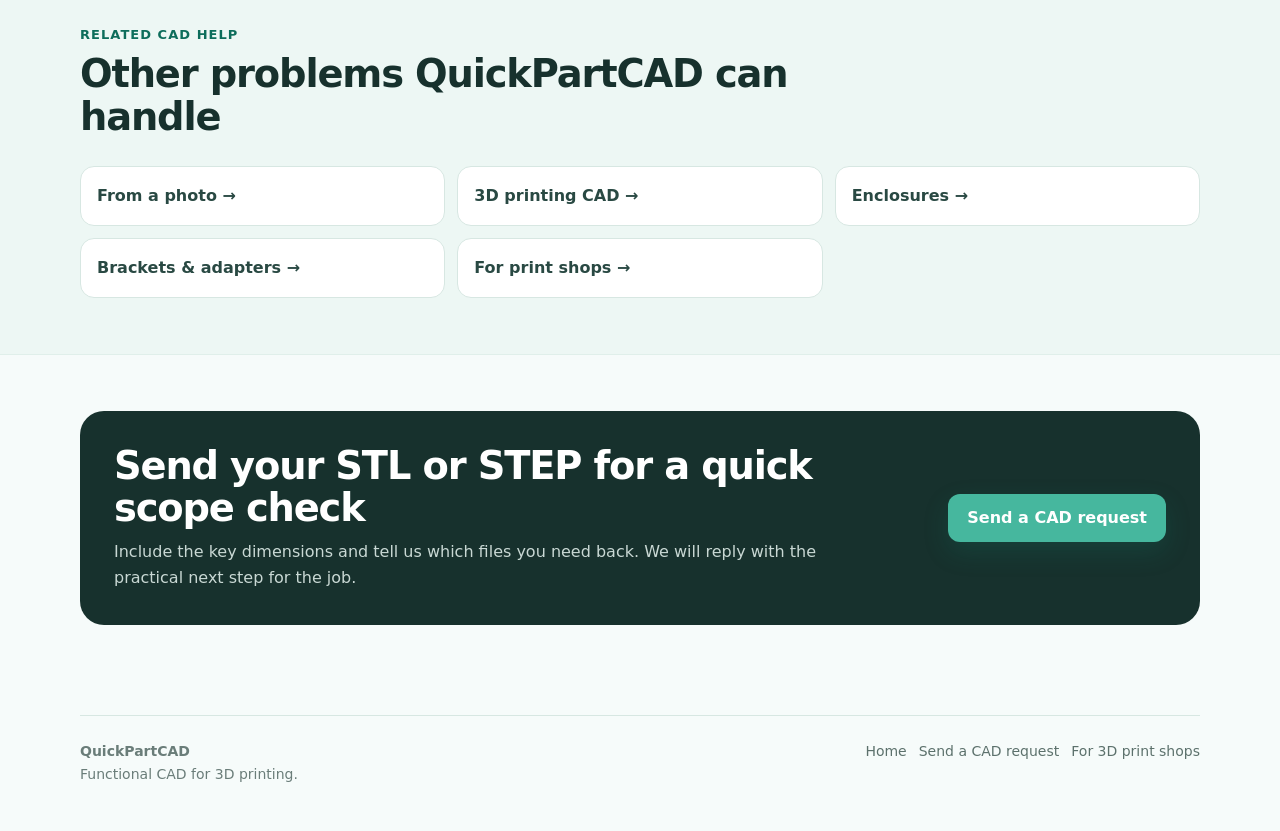
<file: stl-step-modification-service.html>
<!DOCTYPE html>

<html lang="en">
<head>
<meta charset="utf-8"/>
<meta content="width=device-width,initial-scale=1" name="viewport"/>
<title>STL / STEP Modification Service for 3D Printing | QuickPartCAD</title>
<meta content="Need a small change to an STL or STEP file? QuickPartCAD modifies functional 3D-printable parts: holes, dimensions, wall thickness, clearances, splits and simple rebuilds." name="description"/>
<meta content="index,follow,max-image-preview:large,max-snippet:-1,max-video-preview:-1" name="robots"/>
<link href="https://quickpartcad.github.io/quickpartcad-site/stl-step-modification-service.html" rel="canonical"/>
<meta content="website" property="og:type"/>
<meta content="QuickPartCAD" property="og:site_name"/>
<meta content="STL / STEP Modification Service for 3D Printing | QuickPartCAD" property="og:title"/>
<meta content="Need a small change to an STL or STEP file? QuickPartCAD modifies functional 3D-printable parts: holes, dimensions, wall thickness, clearances, splits and simple rebuilds." property="og:description"/>
<meta content="https://quickpartcad.github.io/quickpartcad-site/stl-step-modification-service.html" property="og:url"/>
<meta content="summary" name="twitter:card"/>
<link href="problem-pages.css" rel="stylesheet"/>
<script type="application/ld+json">{"@context":"https://schema.org","@graph":[{"@type":"Organization","@id":"https://quickpartcad.github.io/quickpartcad-site/#organization","name":"QuickPartCAD","url":"https://quickpartcad.github.io/quickpartcad-site/","email":"quickpartcad@gmail.com","description":"Focused CAD service for functional parts and 3D printing."},{"@type":"Service","@id":"https://quickpartcad.github.io/quickpartcad-site/stl-step-modification-service.html#service","name":"STL / STEP modification service","url":"https://quickpartcad.github.io/quickpartcad-site/stl-step-modification-service.html","provider":{"@id":"https://quickpartcad.github.io/quickpartcad-site/#organization"},"serviceType":"STL / STEP modification service","description":"We modify functional CAD for 3D printing — resize features, move or add holes, thicken walls, add clearance, split or join simple parts, and rebuild simple geometry when a clean mesh edit is not the best route."},{"@type":"WebPage","@id":"https://quickpartcad.github.io/quickpartcad-site/stl-step-modification-service.html#webpage","url":"https://quickpartcad.github.io/quickpartcad-site/stl-step-modification-service.html","name":"STL / STEP Modification Service for 3D Printing | QuickPartCAD","description":"Need a small change to an STL or STEP file? QuickPartCAD modifies functional 3D-printable parts: holes, dimensions, wall thickness, clearances, splits and simple rebuilds.","isPartOf":{"@id":"https://quickpartcad.github.io/quickpartcad-site/"},"about":{"@id":"https://quickpartcad.github.io/quickpartcad-site/stl-step-modification-service.html#service"},"dateModified":"2026-10-07"},{"@type":"FAQPage","@id":"https://quickpartcad.github.io/quickpartcad-site/stl-step-modification-service.html#faq","mainEntity":[{"@type":"Question","name":"Can you modify an existing STEP file?","acceptedAnswer":{"@type":"Answer","text":"Yes. STEP is usually the easiest starting point for a clean mechanical edit. Send the file plus the dimensions or marked change you need."}},{"@type":"Question","name":"Can you modify an STL file?","acceptedAnswer":{"@type":"Answer","text":"Often, yes. Simple mesh changes can be practical. If the STL is very coarse, damaged, or the requested change needs clean parametric geometry, we may rebuild the simple part instead of forcing a poor mesh edit."}},{"@type":"Question","name":"Can you convert an STL to STEP?","acceptedAnswer":{"@type":"Answer","text":"For simple functional parts, we can rebuild the geometry into clean CAD and deliver STEP. We do not describe this as an automatic one-click conversion: the goal is usable geometry, not just a different file extension."}},{"@type":"Question","name":"How much does a simple modification cost?","acceptedAnswer":{"@type":"Answer","text":"Simple CAD edits start from $20. The actual quote depends on the file quality, number of changes, and whether a rebuild is needed."}},{"@type":"Question","name":"What should I send for a quote?","acceptedAnswer":{"@type":"Answer","text":"Send the STL or STEP, a screenshot showing the change, and the target dimensions. That is usually enough to tell whether the job is a quick edit or a rebuild."}}]}]}</script>
</head>
<body>
<header class="site-header">
<div class="wrap header-row">
<a aria-label="QuickPartCAD home" class="brand" href="./"><span class="brand-mark">QP</span><span>QuickPartCAD</span></a>
<nav aria-label="CAD services" class="top-nav"><a href="stl-step-modification-service.html">STL / STEP edits</a><a href="replacement-part-from-photo.html">From a photo</a><a href="cad-design-for-3d-printing.html">3D printing CAD</a><a href="custom-enclosure-for-fdm-printing.html">Enclosures</a><a href="bracket-adapter-cad-design.html">Brackets &amp; adapters</a><a href="cad-support-for-3d-print-shops.html">For print shops</a></nav>
</div>
</header>
<main>
<section class="hero">
<div class="wrap hero-grid">
<div>
<div class="eyebrow">STL / STEP modification service</div>
<h1>Need a small change to an STL or STEP file?</h1>
<p class="lead">We modify functional CAD for 3D printing — resize features, move or add holes, thicken walls, add clearance, split or join simple parts, and rebuild simple geometry when a clean mesh edit is not the best route.</p>
<div class="hero-actions">
<a class="btn btn-primary" href="index.html#request">Send a CAD request</a>
<a class="btn btn-secondary" href="./">Back to QuickPartCAD</a>
</div>
</div>
<aside aria-label="Quick scope" class="hero-card">
<h2>Good fit for QuickPartCAD</h2>
<p>Small functional CAD jobs where the geometry, dimensions, and print use can be described clearly.</p>
<ul class="mini-list"><li>Functional parts for FDM printing</li><li>STEP / STL / 3MF handoff</li><li>Editable CAD when agreed</li><li>Brackets, adapters, holders, enclosures</li></ul>
<div class="price-note">Simple CAD edits start from $20. Send the file and mark the change you need; we will confirm scope before work starts.</div>
</aside>
</div>
</section>
<div class="trust-strip"><div class="wrap trust-row"><span class="pill">STEP</span><span class="pill">STL</span><span class="pill">3MF</span><span class="pill">Editable CAD</span><span class="pill">FDM-focused</span><span class="pill">Clear dimensions &amp; fit</span></div></div>
<section class="section-soft">
<div class="wrap">
<div class="section-head"><div class="kicker">Start with the useful information</div><h2>What to send, and what you get back</h2><p>You do not need a formal engineering drawing. A clear sketch, photos, and the dimensions that control fit are often enough.</p></div>
<div class="two-col">
<article class="card"><h3>What to send</h3><ul class="check-list"><li><strong>Your current file:</strong> STL, STEP/STP, 3MF, or editable CAD if you have it.</li>
<li><strong>A marked screenshot or short note:</strong> point to the exact feature that must change.</li>
<li><strong>The target dimensions:</strong> hole diameter, spacing, thickness, offset, clearance, or other critical values.</li>
<li><strong>Print context if relevant:</strong> material, nozzle/process, mating part, or fit requirement.</li></ul></article>
<article class="card"><h3>What you get</h3><ul class="check-list"><li><strong>Updated geometry</strong> in the practical format for the job — usually STL, STEP, 3MF, and/or editable CAD.</li>
<li><strong>A clean rebuild when needed</strong> if the original STL is too coarse or awkward to edit reliably.</li>
<li><strong>Print-oriented fit</strong> for clearances, walls, holes, and mating features based on the dimensions you provide.</li>
<li><strong>A clear handoff</strong> with the changed file(s), ready for your next print or slicing step.</li></ul></article>
</div>
</div>
</section>
<section>
<div class="wrap">
<div class="section-head"><div class="kicker">Typical requests</div><h2>Jobs this page is meant for</h2><p>Concrete, bounded CAD problems are the best fit. If your job is slightly different, send it anyway and we will tell you quickly whether it fits the service.</p></div>
<div class="case-grid"><div class="case">Change a hole diameter or hole spacing</div>
<div class="case">Move, add, or remove a mounting feature</div>
<div class="case">Make a wall, tab, boss, or spacer thicker</div>
<div class="case">Add clearance between two printed parts</div>
<div class="case">Split a part for easier FDM printing</div>
<div class="case">Rebuild a simple STL as clean editable CAD</div></div>
</div>
</section>
<section class="section-soft">
<div class="wrap">
<div class="section-head"><div class="kicker">Simple workflow</div><h2>From reference to printable CAD</h2></div>
<div class="steps">
<article class="step"><b>Step 1</b><h3>Send the reference</h3><p>Email the photos, sketch, dimensions, or existing CAD file. Mark the features that matter.</p></article>
<article class="step"><b>Step 2</b><h3>We confirm the scope</h3><p>We identify missing fit-critical dimensions and confirm the deliverables before the CAD work starts.</p></article>
<article class="step"><b>Step 3</b><h3>Receive the files</h3><p>Get the agreed STEP, STL, 3MF, and/or editable CAD files for printing, revision, or customer handoff.</p></article>
</div>
</div>
</section>
<section>
<div class="wrap">
<div class="section-head"><div class="kicker">FAQ</div><h2>Questions people ask before sending a CAD job</h2></div>
<div class="faq"><details><summary>Can you modify an existing STEP file?</summary><p>Yes. STEP is usually the easiest starting point for a clean mechanical edit. Send the file plus the dimensions or marked change you need.</p></details>
<details><summary>Can you modify an STL file?</summary><p>Often, yes. Simple mesh changes can be practical. If the STL is very coarse, damaged, or the requested change needs clean parametric geometry, we may rebuild the simple part instead of forcing a poor mesh edit.</p></details>
<details><summary>Can you convert an STL to STEP?</summary><p>For simple functional parts, we can rebuild the geometry into clean CAD and deliver STEP. We do not describe this as an automatic one-click conversion: the goal is usable geometry, not just a different file extension.</p></details>
<details><summary>How much does a simple modification cost?</summary><p>Simple CAD edits start from $20. The actual quote depends on the file quality, number of changes, and whether a rebuild is needed.</p></details>
<details><summary>What should I send for a quote?</summary><p>Send the STL or STEP, a screenshot showing the change, and the target dimensions. That is usually enough to tell whether the job is a quick edit or a rebuild.</p></details></div>
</div>
</section>
<section>
<div class="wrap">
<div class="inline-guide"><strong>Practical QuickPartCAD guide:</strong> <a href="stl-edit-vs-cad-rebuild-guide.html">Read our decision guide: when we edit an STL directly vs rebuild it as clean CAD →</a></div>
</div>
</section>
<section class="section-soft">
<div class="wrap">
<div class="section-head"><div class="kicker">Related CAD help</div><h2>Other problems QuickPartCAD can handle</h2></div>
<div class="related"><a href="replacement-part-from-photo.html">From a photo<span aria-hidden="true"> →</span></a><a href="cad-design-for-3d-printing.html">3D printing CAD<span aria-hidden="true"> →</span></a><a href="custom-enclosure-for-fdm-printing.html">Enclosures<span aria-hidden="true"> →</span></a><a href="bracket-adapter-cad-design.html">Brackets &amp; adapters<span aria-hidden="true"> →</span></a><a href="cad-support-for-3d-print-shops.html">For print shops<span aria-hidden="true"> →</span></a></div>
</div>
</section>
<section>
<div class="wrap">
<div class="cta-panel">
<div><h2>Send your STL or STEP for a quick scope check</h2><p>Include the key dimensions and tell us which files you need back. We will reply with the practical next step for the job.</p></div>
<a class="btn btn-primary" href="index.html#request">Send a CAD request</a>
</div>
</div>
</section>
</main>
<footer class="site-footer">
<div class="wrap footer-row"><div><strong>QuickPartCAD</strong><br/>Functional CAD for 3D printing.</div><div class="footer-links"><a href="./">Home</a><a href="index.html#request">Send a CAD request</a><a href="cad-support-for-3d-print-shops.html">For 3D print shops</a></div></div>
</footer>
</body>
</html>
</file>
<file: problem-pages.css>
:root{
  --bg:#f6fbfa; --surface:#ffffff; --surface-soft:#eef8f5; --text:#17312d; --muted:#5b6f6b;
  --accent:#138a72; --accent-dark:#0d6d5b; --accent-soft:#dff3ed; --line:#d7e7e2;
  --shadow:0 16px 44px rgba(17,72,61,.08); --radius:18px; --max:1120px;
}
*{box-sizing:border-box} html{scroll-behavior:smooth} body{margin:0;background:var(--bg);color:var(--text);font-family:Inter,ui-sans-serif,system-ui,-apple-system,BlinkMacSystemFont,"Segoe UI",sans-serif;line-height:1.62;-webkit-font-smoothing:antialiased}
a{color:var(--accent-dark);text-decoration-thickness:1px;text-underline-offset:3px}a:hover{color:var(--accent)}
.wrap{width:min(calc(100% - 36px),var(--max));margin:0 auto}.site-header{position:sticky;top:0;z-index:20;background:rgba(246,251,250,.92);backdrop-filter:blur(12px);border-bottom:1px solid rgba(215,231,226,.85)}
.header-row{min-height:68px;display:flex;align-items:center;gap:22px}.brand{display:flex;align-items:center;gap:10px;color:var(--text);font-weight:800;text-decoration:none;white-space:nowrap}.brand-mark{display:grid;place-items:center;width:34px;height:34px;border-radius:10px;background:var(--accent);color:white;font-size:14px;box-shadow:0 8px 22px rgba(19,138,114,.20)}
.top-nav{display:flex;gap:16px;align-items:center;overflow-x:auto;margin-left:auto;padding:8px 0}.top-nav a{font-size:14px;color:var(--muted);text-decoration:none;white-space:nowrap}.top-nav a:hover{color:var(--accent-dark)}
.hero{padding:82px 0 54px}.hero-grid{display:grid;grid-template-columns:minmax(0,1.35fr) minmax(280px,.65fr);gap:38px;align-items:start}.eyebrow{display:inline-flex;align-items:center;gap:8px;margin-bottom:18px;padding:7px 11px;border:1px solid #bfe1d8;border-radius:999px;background:var(--accent-soft);color:var(--accent-dark);font-size:13px;font-weight:750;letter-spacing:.015em}.eyebrow:before{content:"";width:7px;height:7px;border-radius:50%;background:var(--accent)}
h1{font-size:clamp(38px,5.4vw,68px);line-height:1.02;letter-spacing:-.045em;margin:0 0 22px;max-width:900px}.lead{font-size:clamp(18px,2vw,22px);line-height:1.55;color:#38534e;max-width:820px;margin:0 0 26px}.hero-actions{display:flex;flex-wrap:wrap;gap:12px;align-items:center}.btn{display:inline-flex;align-items:center;justify-content:center;min-height:48px;padding:0 18px;border-radius:12px;font-weight:750;text-decoration:none;border:1px solid transparent}.btn-primary{background:var(--accent);color:#fff;box-shadow:0 10px 26px rgba(19,138,114,.18)}.btn-primary:hover{background:var(--accent-dark);color:#fff}.btn-secondary{background:#fff;border-color:var(--line);color:var(--text)}.btn-secondary:hover{border-color:#9fcfc2;color:var(--accent-dark)}
.hero-card{background:linear-gradient(160deg,#fff,#eef8f5);border:1px solid var(--line);border-radius:var(--radius);padding:24px;box-shadow:var(--shadow)}.hero-card h2{font-size:18px;margin:0 0 10px}.hero-card p{margin:0;color:var(--muted)}.mini-list{display:grid;gap:10px;margin:18px 0 0;padding:0;list-style:none}.mini-list li{display:flex;gap:9px;align-items:flex-start;font-size:14px;color:#405a55}.mini-list li:before{content:"✓";color:var(--accent);font-weight:900}.price-note{margin-top:18px;padding-top:16px;border-top:1px solid var(--line);font-size:14px;color:#405a55}
.trust-strip{padding:0 0 42px}.trust-row{display:flex;flex-wrap:wrap;gap:10px}.pill{padding:8px 11px;border-radius:999px;border:1px solid var(--line);background:#fff;color:#536b66;font-size:13px}
section{padding:56px 0}.section-soft{background:#edf7f4;border-top:1px solid #e0efea;border-bottom:1px solid #e0efea}.section-head{max-width:760px;margin-bottom:28px}.kicker{font-size:13px;font-weight:800;color:var(--accent-dark);text-transform:uppercase;letter-spacing:.08em}.section-head h2{font-size:clamp(28px,3vw,42px);letter-spacing:-.03em;line-height:1.12;margin:7px 0 10px}.section-head p{margin:0;color:var(--muted)}
.two-col{display:grid;grid-template-columns:1fr 1fr;gap:22px}.card{background:var(--surface);border:1px solid var(--line);border-radius:var(--radius);padding:25px;box-shadow:0 9px 30px rgba(17,72,61,.045)}.card h3{margin:0 0 15px;font-size:20px}.check-list{list-style:none;margin:0;padding:0;display:grid;gap:14px}.check-list li{position:relative;padding-left:28px;color:#45605b}.check-list li:before{content:"✓";position:absolute;left:0;top:0;color:var(--accent);font-weight:900}.check-list strong{color:var(--text)}
.case-grid{display:grid;grid-template-columns:repeat(3,1fr);gap:14px}.case{min-height:112px;background:#fff;border:1px solid var(--line);border-radius:14px;padding:18px;display:flex;align-items:flex-start;color:#36524d;font-weight:650}.case:before{content:"→";color:var(--accent);margin-right:10px}
.steps{display:grid;grid-template-columns:repeat(3,1fr);gap:16px}.step{padding:22px;border-left:3px solid var(--accent);background:#fff;border-radius:0 14px 14px 0;border-top:1px solid var(--line);border-right:1px solid var(--line);border-bottom:1px solid var(--line)}.step b{display:block;font-size:12px;color:var(--accent-dark);text-transform:uppercase;letter-spacing:.08em;margin-bottom:7px}.step h3{margin:0 0 7px;font-size:18px}.step p{margin:0;color:var(--muted);font-size:15px}
.faq{display:grid;gap:10px}.faq details{background:#fff;border:1px solid var(--line);border-radius:14px;padding:0 18px}.faq summary{cursor:pointer;font-weight:750;padding:18px 4px;list-style:none}.faq summary::-webkit-details-marker{display:none}.faq summary:after{content:"+";float:right;color:var(--accent);font-size:20px;line-height:1}.faq details[open] summary:after{content:"–"}.faq p{margin:0;padding:0 4px 18px;color:var(--muted)}
.related{display:grid;grid-template-columns:repeat(3,1fr);gap:12px}.related a{display:block;background:#fff;border:1px solid var(--line);border-radius:14px;padding:16px;text-decoration:none;font-weight:700;color:#294943}.related a:hover{border-color:#a7d5c9;transform:translateY(-1px)}
.cta-panel{background:var(--text);color:#fff;border-radius:24px;padding:34px;display:grid;grid-template-columns:1fr auto;gap:24px;align-items:center}.cta-panel h2{font-size:clamp(27px,3vw,40px);line-height:1.1;margin:0 0 10px;letter-spacing:-.03em}.cta-panel p{margin:0;color:#c9d8d4;max-width:720px}.cta-panel .btn-primary{background:#46b79e}.cta-panel .btn-primary:hover{background:#62c6af}
.site-footer{padding:34px 0 46px;color:#6a7d79;font-size:14px}.footer-row{display:flex;justify-content:space-between;gap:20px;align-items:flex-start;border-top:1px solid var(--line);padding-top:24px}.footer-links{display:flex;flex-wrap:wrap;gap:12px}.footer-links a{color:#5c716c;text-decoration:none}
@media (max-width:900px){.hero{padding-top:56px}.hero-grid,.two-col,.cta-panel{grid-template-columns:1fr}.case-grid,.steps,.related{grid-template-columns:1fr 1fr}.top-nav{display:none}.header-row{min-height:62px}.cta-panel .btn{justify-self:start}}
@media (max-width:620px){.wrap{width:min(calc(100% - 24px),var(--max))}.hero{padding:44px 0 30px}h1{font-size:40px}.case-grid,.steps,.related{grid-template-columns:1fr}.card,.hero-card{padding:20px}section{padding:44px 0}.footer-row{flex-direction:column}.cta-panel{padding:26px}.btn{width:100%}}

/* Authority / source-guide pages */
.article-meta{display:flex;flex-wrap:wrap;gap:10px 18px;margin:-6px 0 26px;color:var(--muted);font-size:14px}
.article-meta strong{color:var(--text)}
.answer-box{background:#fff;border:1px solid #bfe1d8;border-left:4px solid var(--accent);border-radius:14px;padding:20px 22px;margin:24px 0 0;box-shadow:0 9px 30px rgba(17,72,61,.04)}
.answer-box p{margin:0;color:#36524d}.answer-box strong{color:var(--text)}
.guide-table-wrap{overflow-x:auto;border:1px solid var(--line);border-radius:16px;background:#fff;box-shadow:0 9px 30px rgba(17,72,61,.04)}
.guide-table{width:100%;border-collapse:collapse;min-width:760px}.guide-table th,.guide-table td{text-align:left;vertical-align:top;padding:15px 16px;border-bottom:1px solid var(--line)}
.guide-table th{font-size:13px;text-transform:uppercase;letter-spacing:.055em;color:var(--accent-dark);background:#f5fbf9}.guide-table tr:last-child td{border-bottom:0}.guide-table td{color:#45605b}.guide-table td strong{color:var(--text)}
.rule-grid{display:grid;grid-template-columns:repeat(2,1fr);gap:14px}.rule{background:#fff;border:1px solid var(--line);border-radius:14px;padding:20px}.rule b{display:block;color:var(--accent-dark);font-size:13px;text-transform:uppercase;letter-spacing:.06em;margin-bottom:7px}.rule h3{margin:0 0 7px;font-size:19px}.rule p{margin:0;color:var(--muted)}
.source-note{background:#fff8e8;border:1px solid #ead8a9;border-radius:14px;padding:18px 20px;color:#5c4a18}.source-note strong{color:#3e320f}
.rank-list{counter-reset:item;display:grid;gap:12px;margin:0;padding:0;list-style:none}.rank-list li{counter-increment:item;position:relative;padding:16px 18px 16px 54px;background:#fff;border:1px solid var(--line);border-radius:14px;color:#45605b}.rank-list li:before{content:counter(item);position:absolute;left:17px;top:14px;width:25px;height:25px;border-radius:50%;display:grid;place-items:center;background:var(--accent-soft);color:var(--accent-dark);font-weight:800;font-size:13px}.rank-list strong{color:var(--text)}
.copy-template{white-space:pre-wrap;background:#132e2a;color:#e8f3f0;border-radius:16px;padding:22px;overflow:auto;font:14px/1.65 ui-monospace,SFMono-Regular,Menlo,Monaco,Consolas,monospace}
.inline-guide{margin-top:24px;padding:18px 20px;border:1px solid #bfe1d8;background:var(--accent-soft);border-radius:14px}.inline-guide strong{color:var(--accent-dark)}.inline-guide a{font-weight:800}
.authority-grid{display:grid;grid-template-columns:repeat(3,1fr);gap:16px}.authority-card{background:#fff;border:1px solid var(--line);border-radius:16px;padding:22px;text-decoration:none;color:var(--text);box-shadow:0 9px 30px rgba(17,72,61,.04)}.authority-card:hover{border-color:#a7d5c9;transform:translateY(-1px)}.authority-card .kicker{margin-bottom:8px}.authority-card h3{margin:0 0 8px;font-size:20px}.authority-card p{margin:0;color:var(--muted)}
@media(max-width:900px){.rule-grid,.authority-grid{grid-template-columns:1fr 1fr}}
@media(max-width:620px){.rule-grid,.authority-grid{grid-template-columns:1fr}}
</file>
